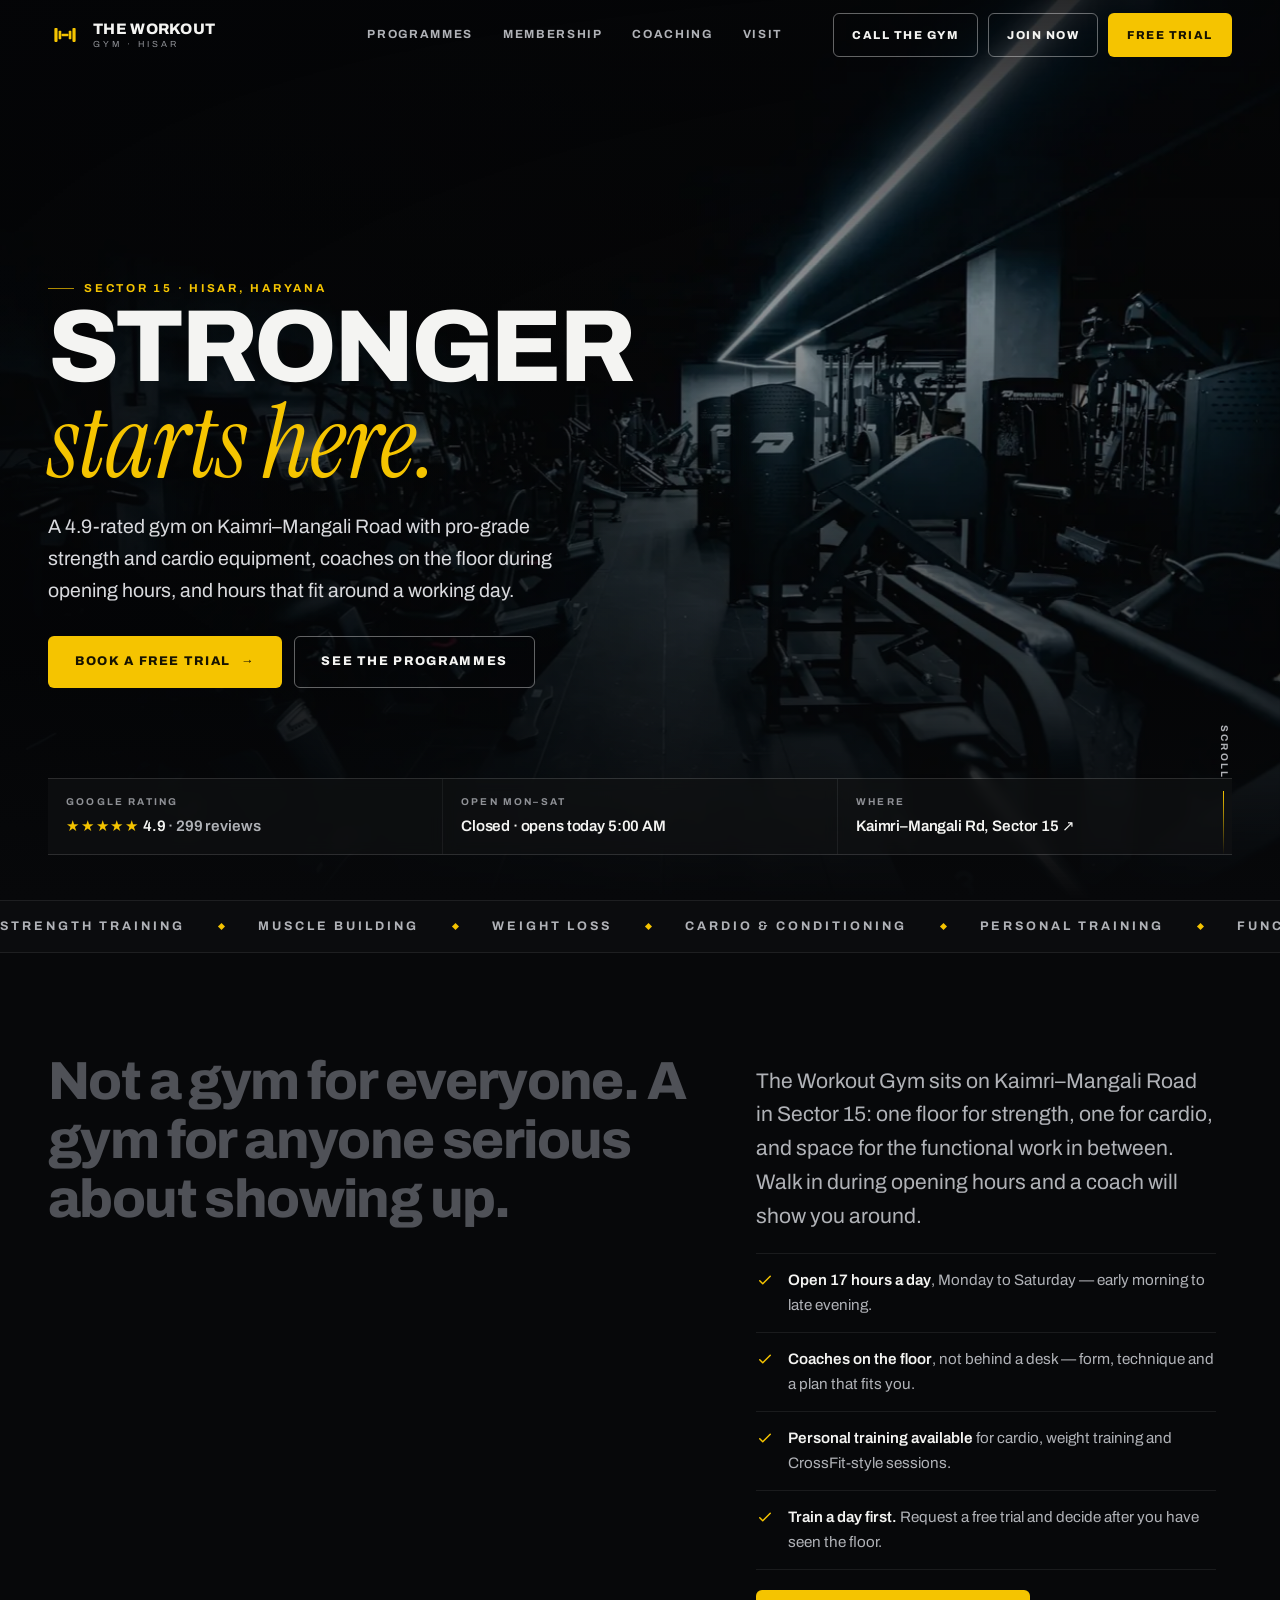
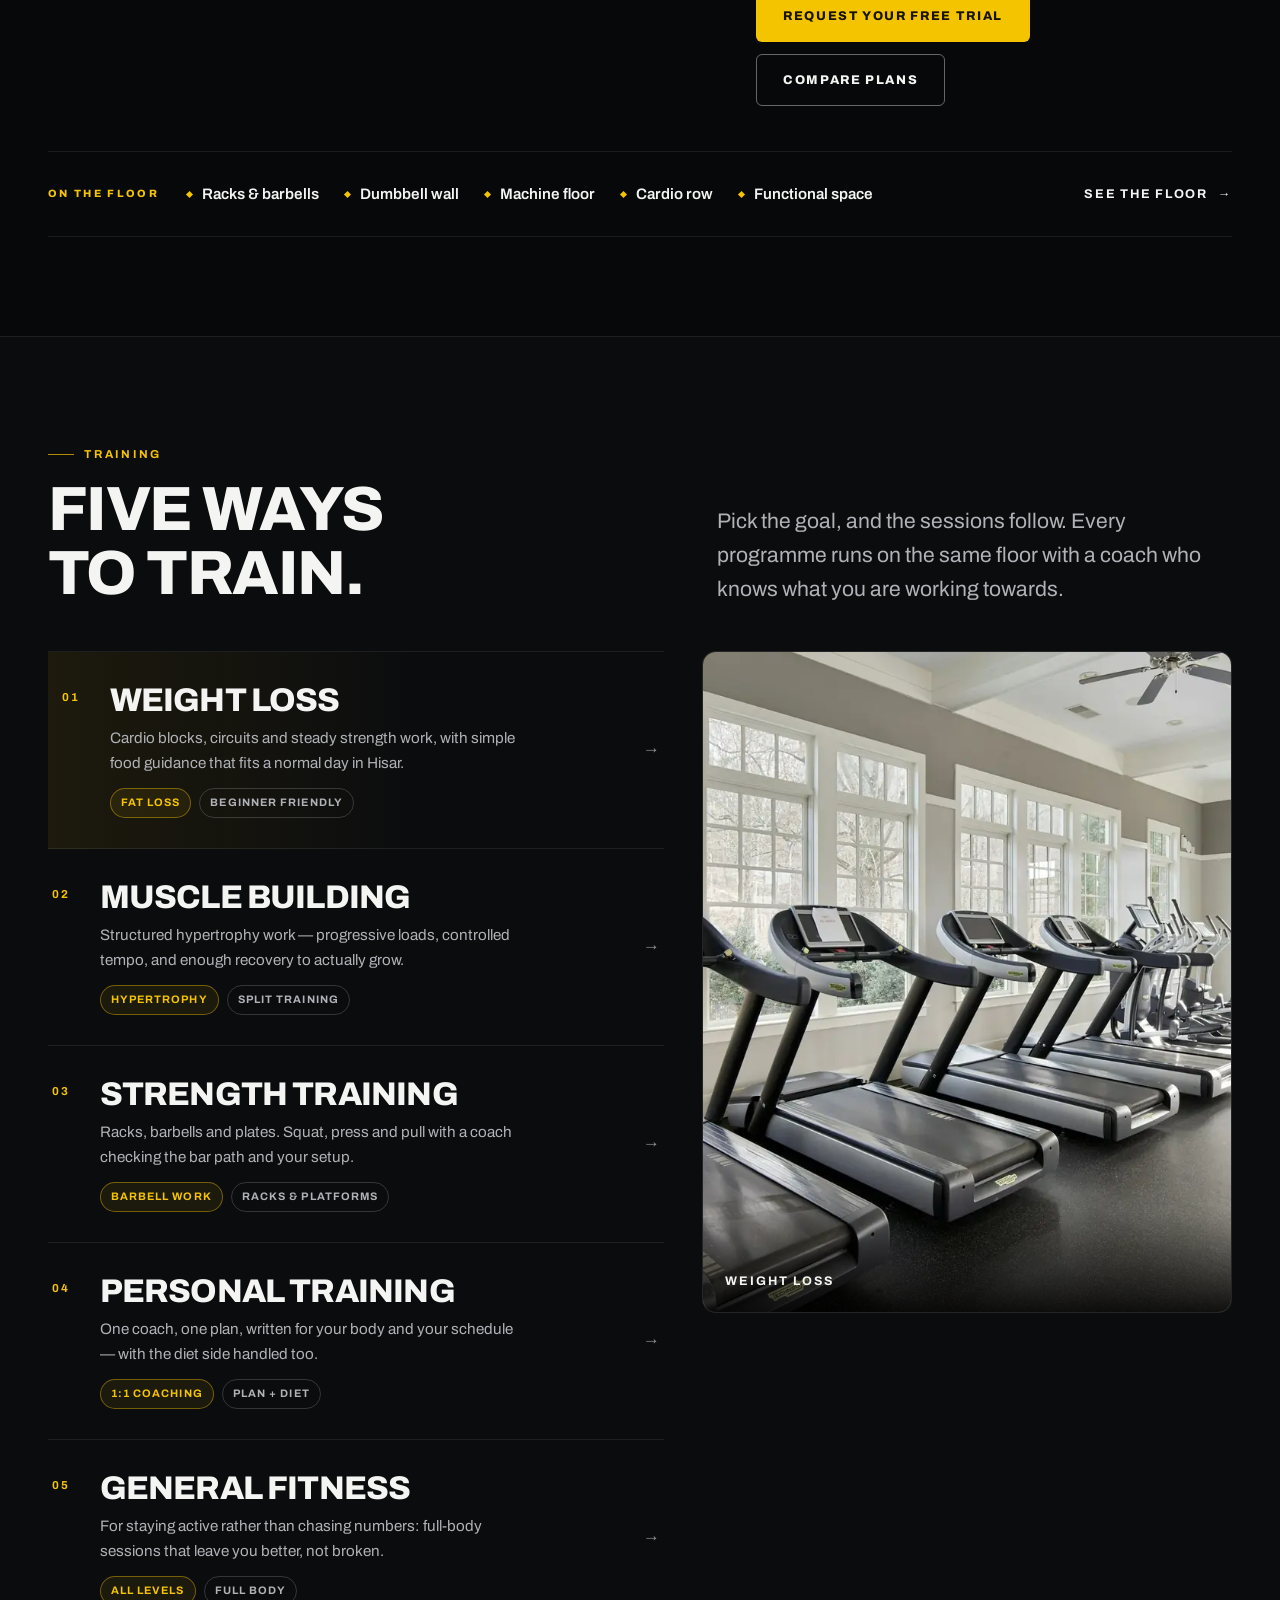
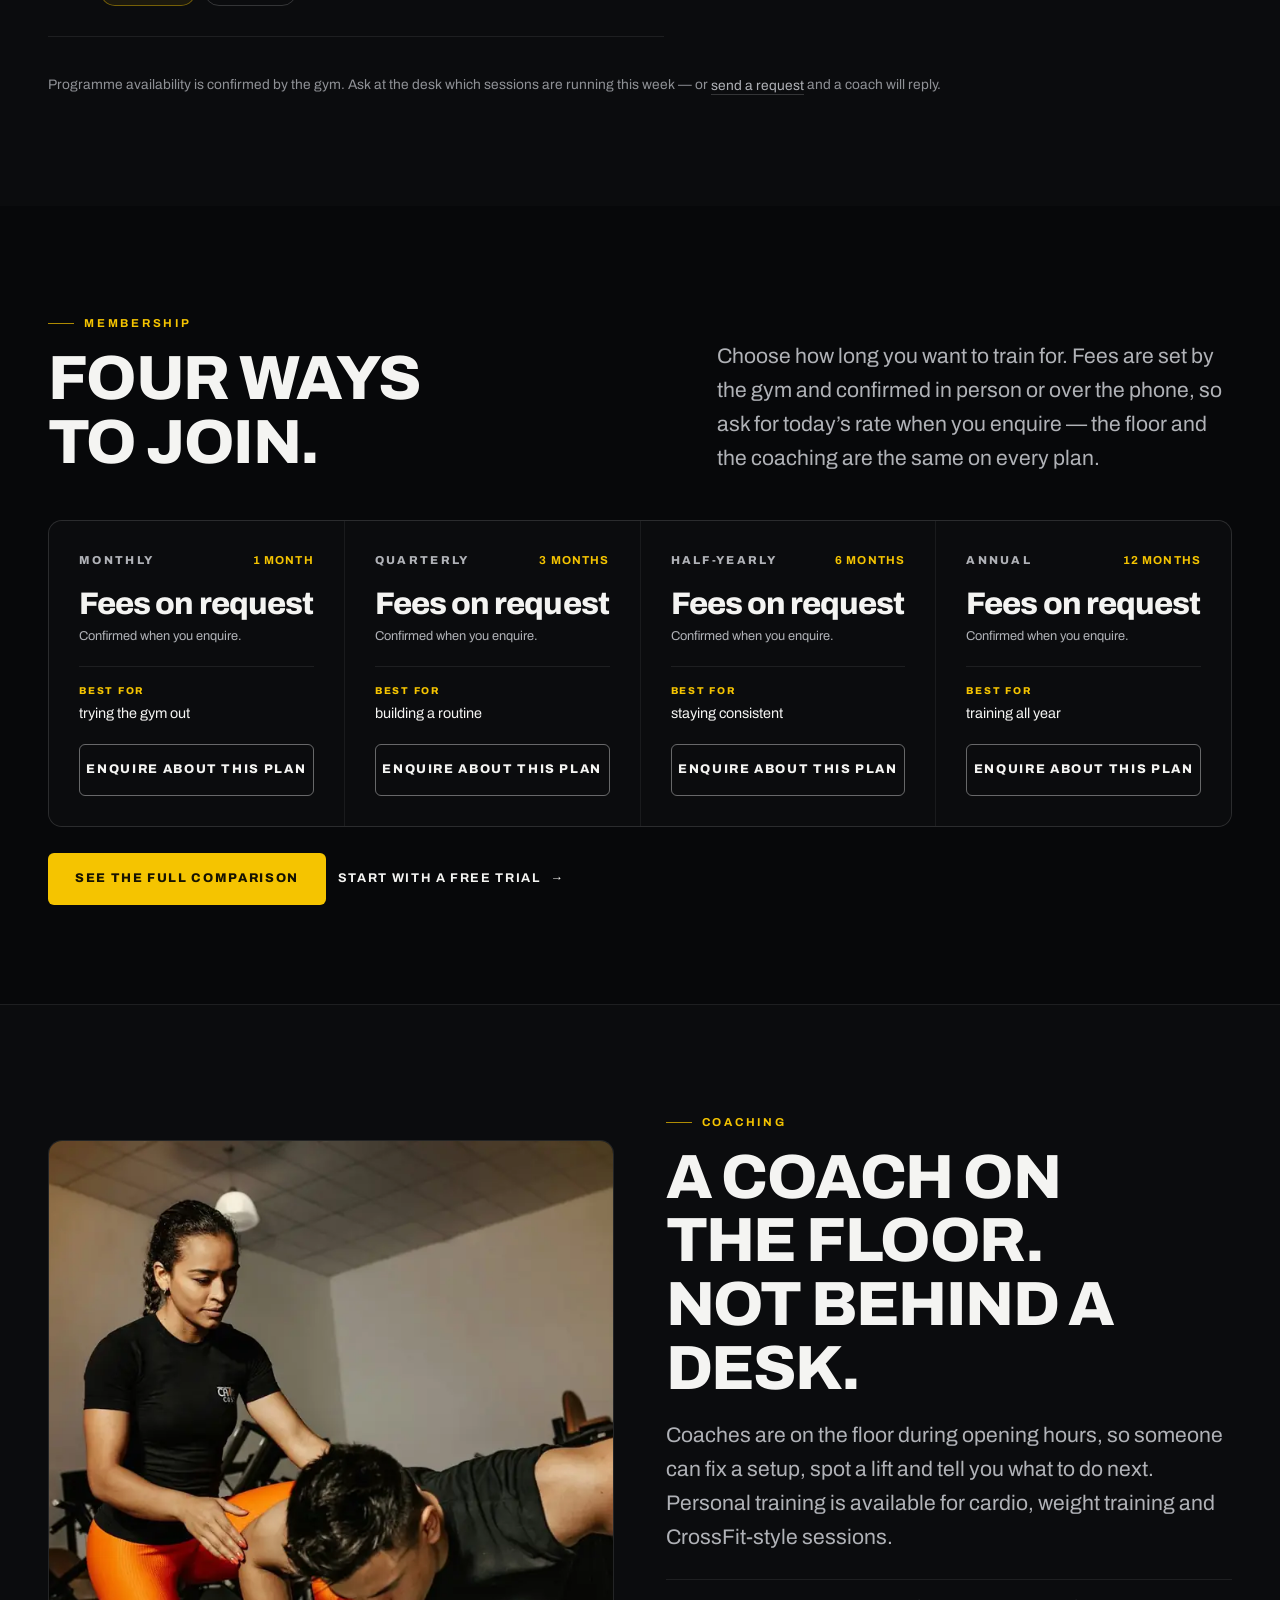
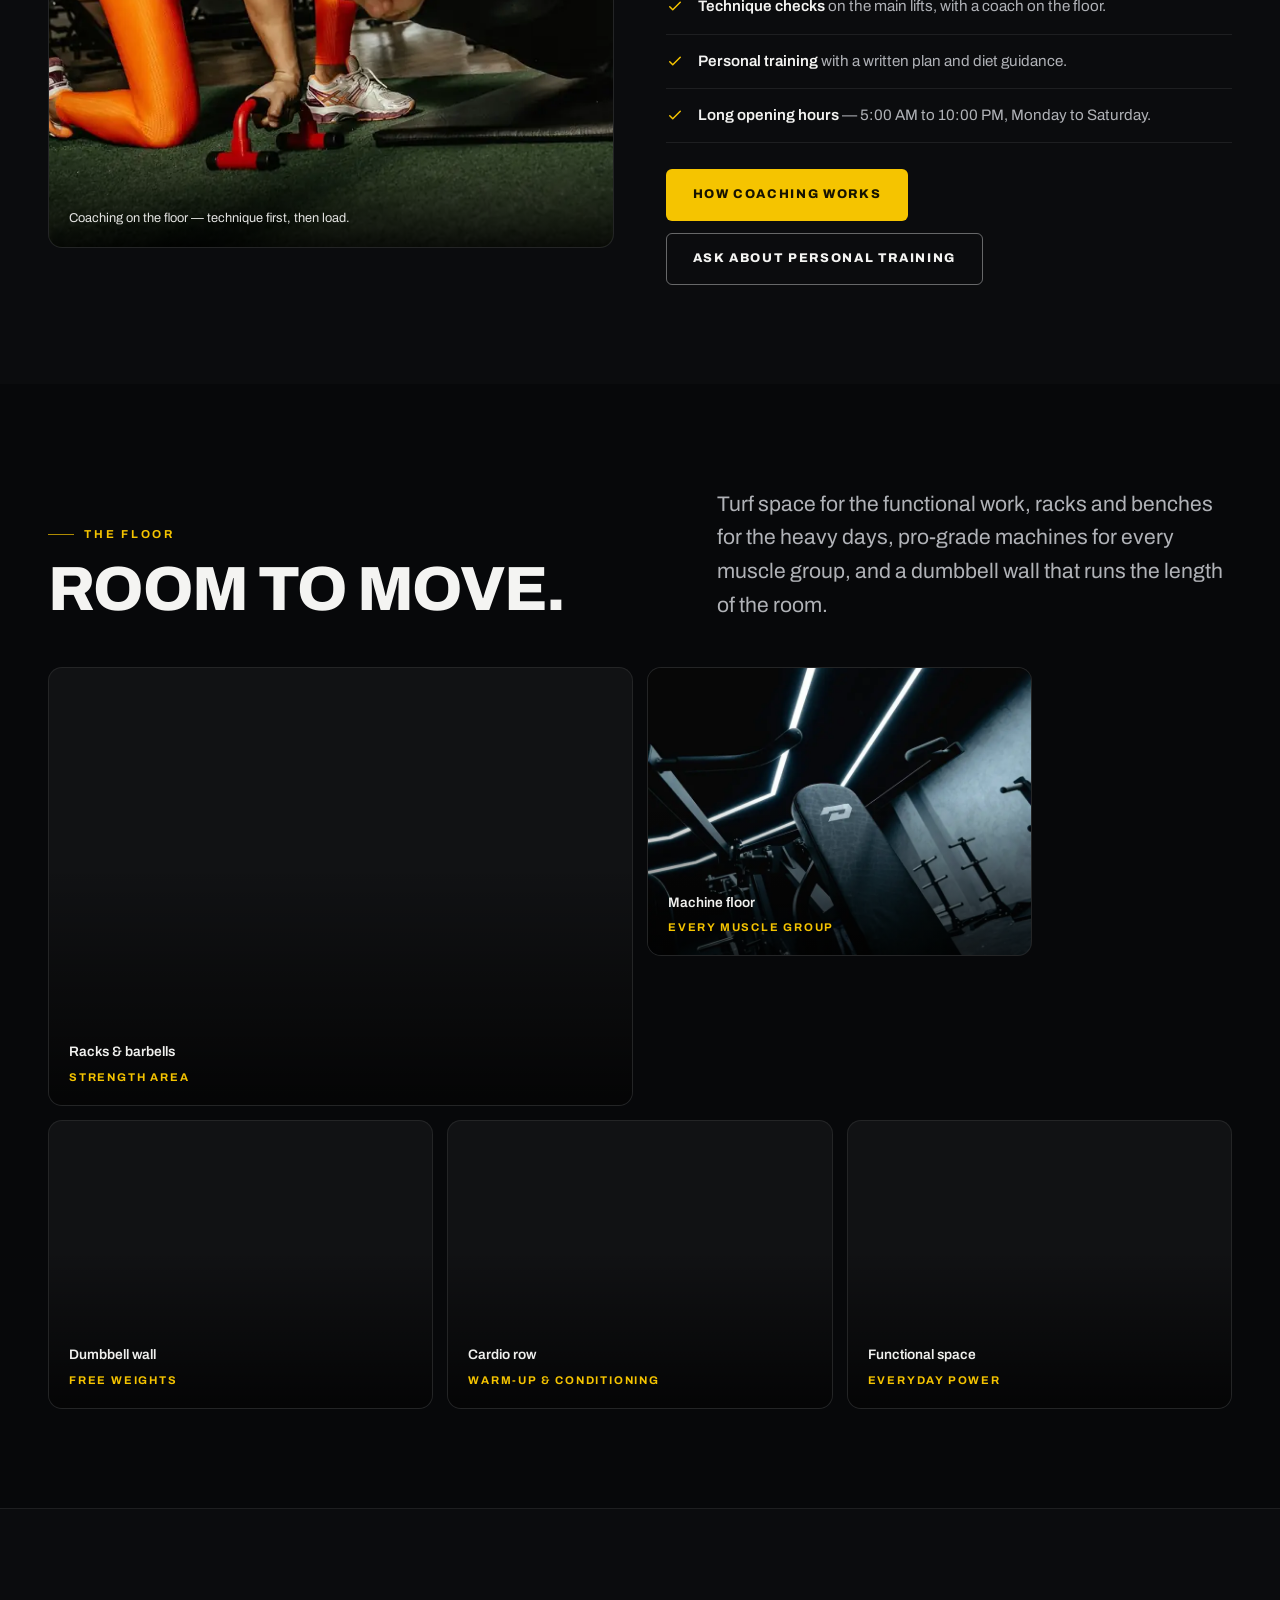
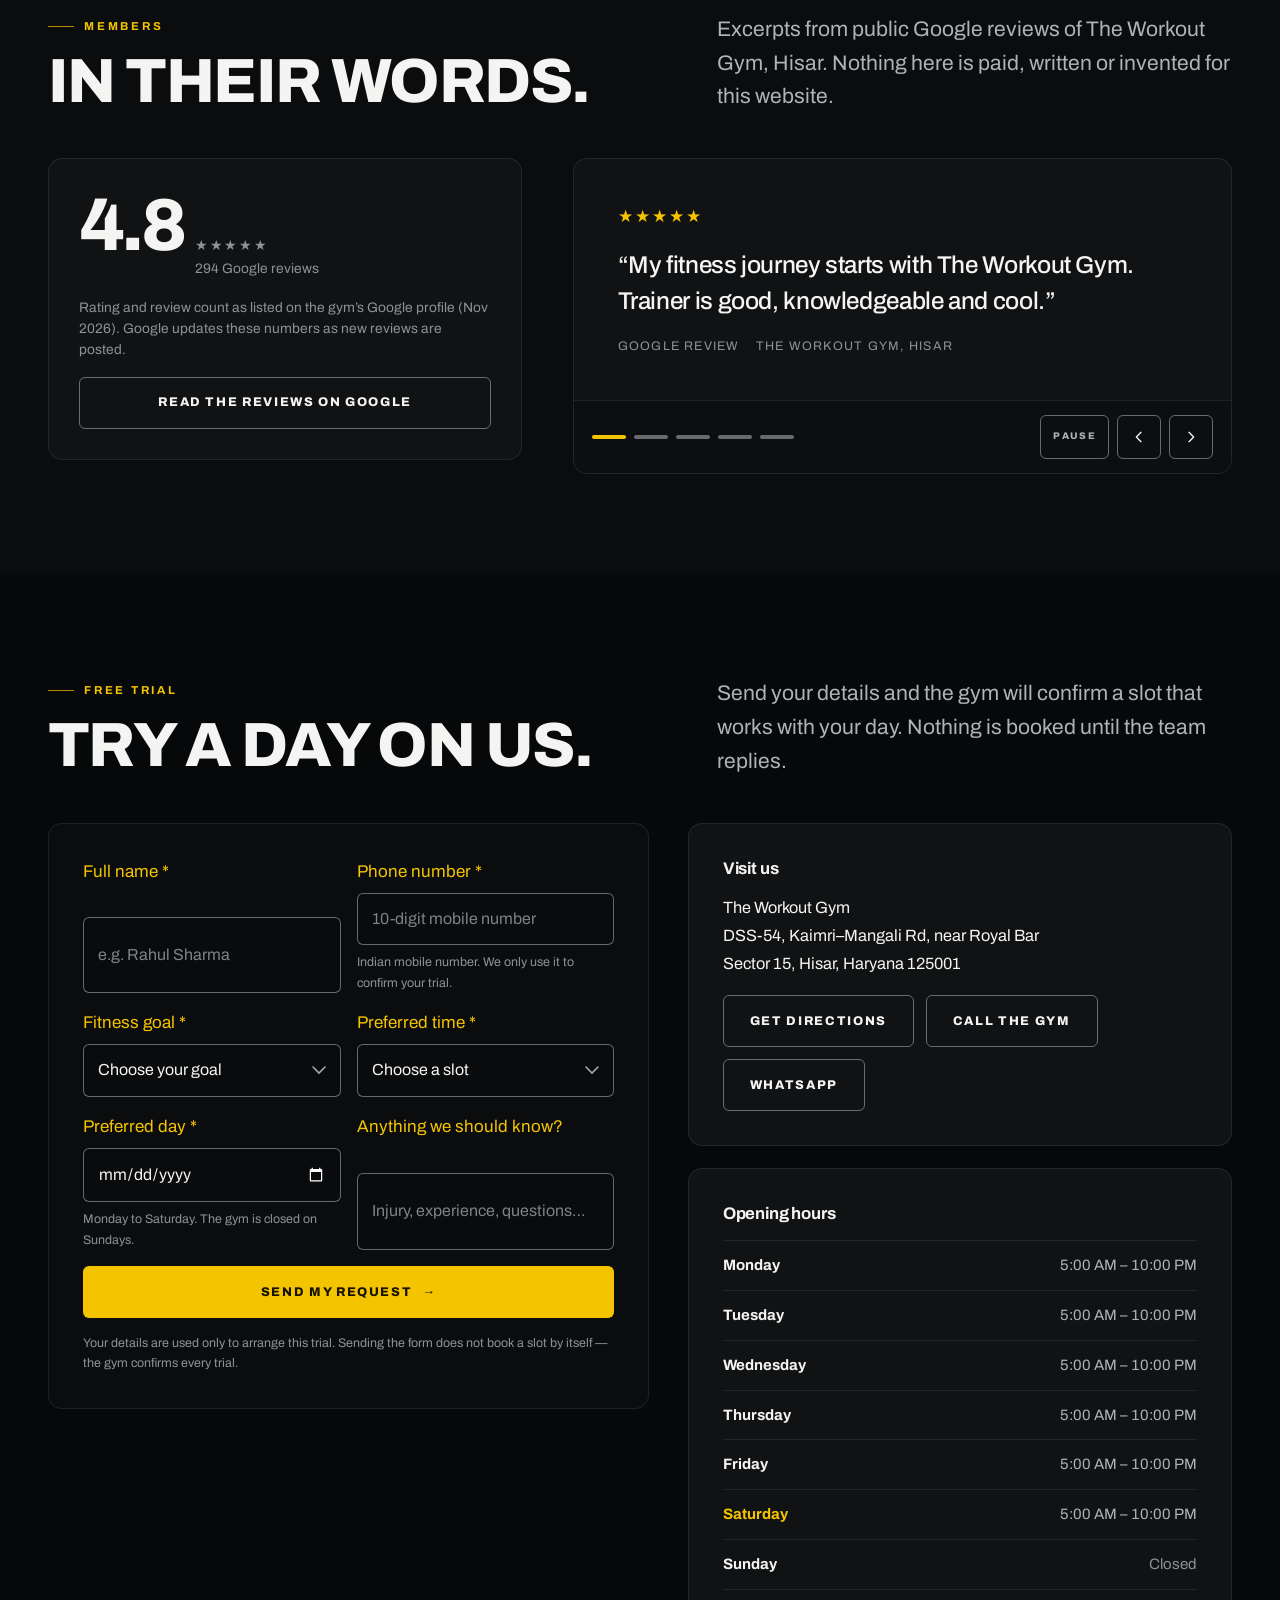
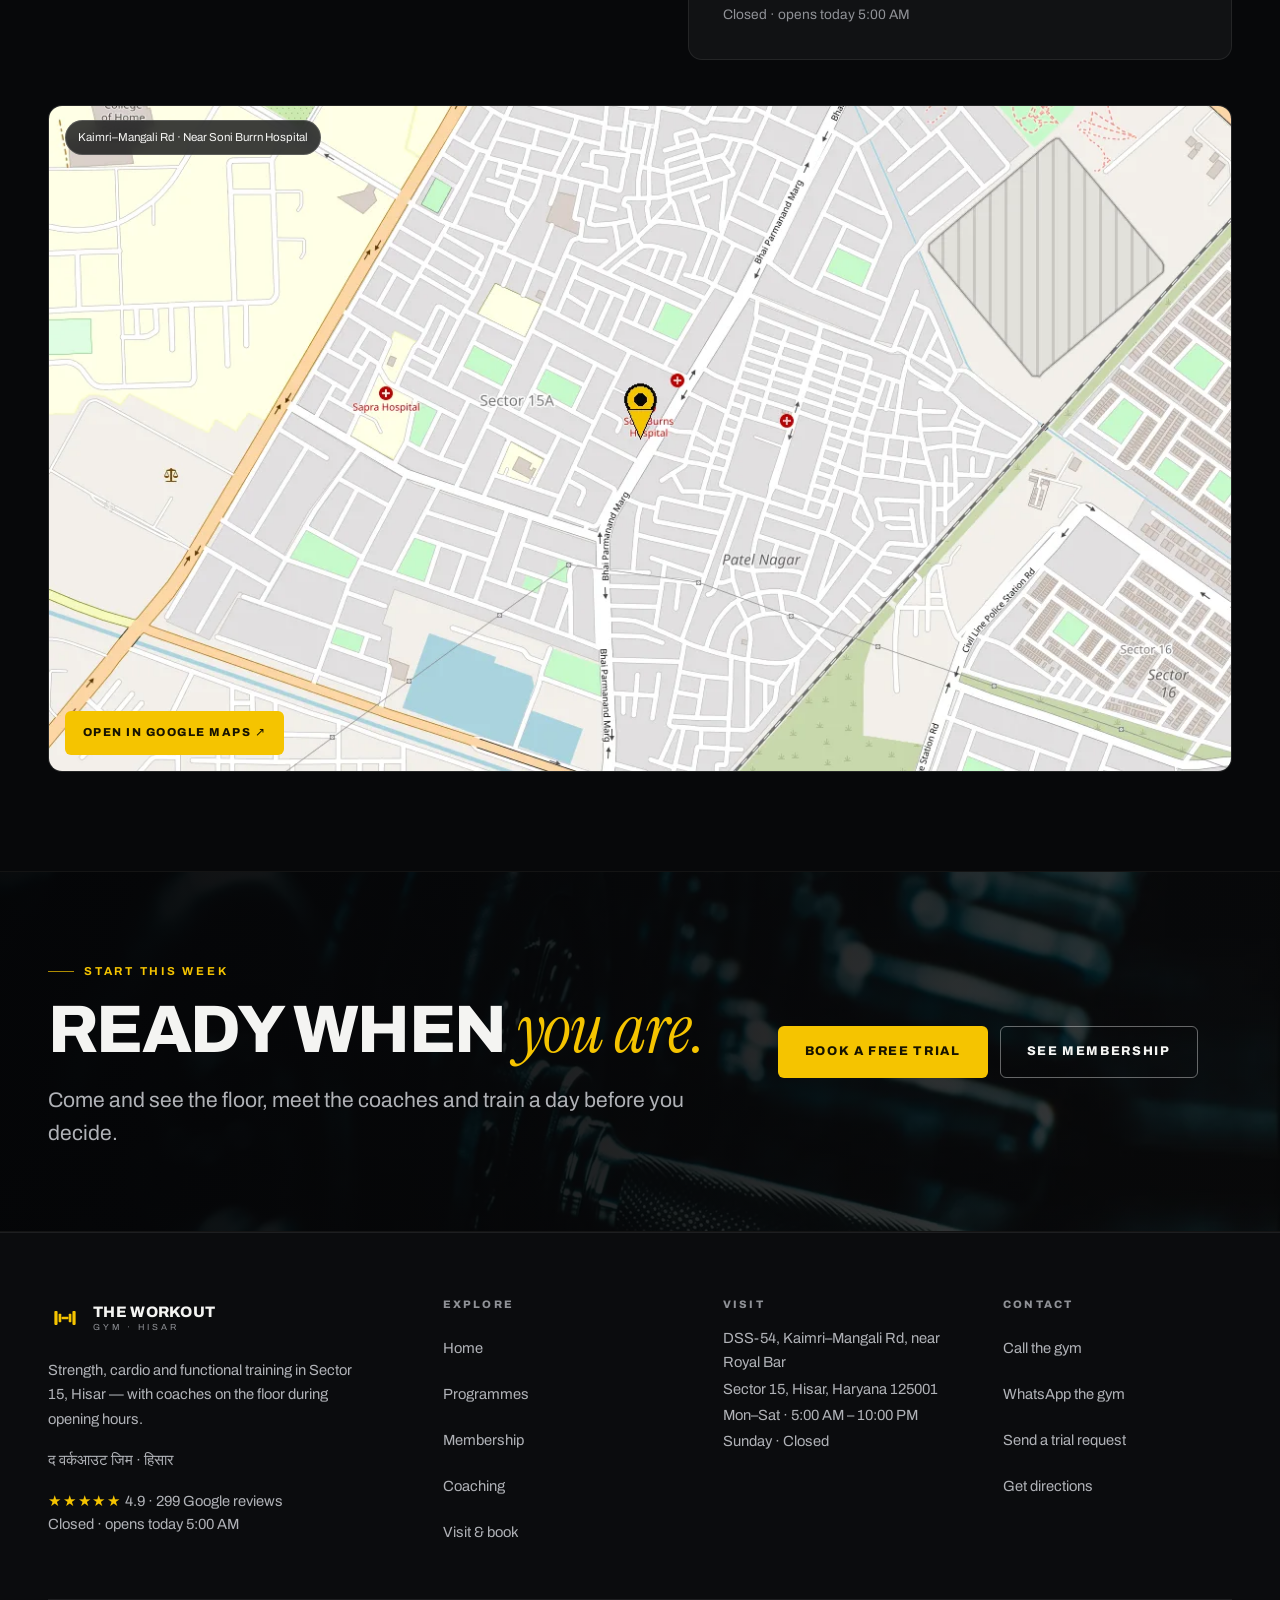
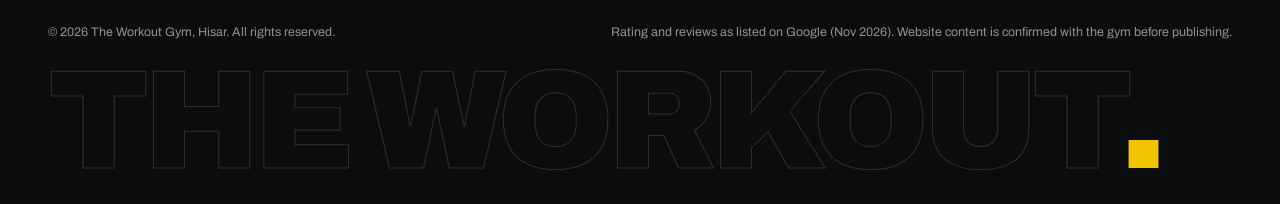
<file: index.html>
<!doctype html>
<html lang="en-IN">
  <head>
    <meta charset="utf-8" />
    <meta name="viewport" content="width=device-width, initial-scale=1" />
    <script>
      /* Scripted, but content must never depend on a script that fails to
         arrive: if site.js has not booted in 1.5 s, reveal every section. */
      document.documentElement.classList.add("js");
      window.setTimeout(function () {
        if (!window.__lfRevealReady) {
          document.documentElement.classList.add("reveal-fallback");
        }
      }, 1500);
    </script>
    <title>The Workout Gym, Hisar | Gym in Sector 15 · Free Trial</title>
    <!-- EDIT: keep under ~155 characters, mention the locality and the free trial. -->
    <meta
      name="description"
      content="The Workout Gym, Sector 15, Hisar — strength, cardio and functional training with coaches on the floor. Open Mon–Sat 5:00 AM–10:00 PM. Book a free trial."
    />
    <meta name="theme-color" content="#07080a" />
    <meta name="robots" content="index,follow" />
    <meta name="author" content="The Workout Gym, Hisar" />
    <meta name="geo.region" content="IN-HR" />
    <meta name="geo.placename" content="Sector 15, Hisar, Haryana" />
    <meta name="geo.position" content="29.134891;75.720263" />
    <meta name="ICBM" content="29.134891, 75.720263" />

    <!-- Open Graph / social. NOTE: og:url and canonical are added by
         tools/set-domain.mjs once the live domain is known. -->
    <meta property="og:type" content="website" />
    <meta property="og:site_name" content="The Workout Gym, Hisar" />
    <meta property="og:title" content="The Workout Gym, Hisar — Stronger starts here." />
    <meta
      property="og:description"
      content="A 4.9-rated gym in Sector 15, Hisar. Strength, cardio and functional training with coaches on the floor. Open Mon–Sat, 5:00 AM–10:00 PM. Book a free trial."
    />
    <meta property="og:image" content="og-image.jpg" />
    <meta property="og:image:width" content="1200" />
    <meta property="og:image:height" content="630" />
    <meta property="og:image:alt" content="A dark, premium gym floor at The Workout Gym, Hisar" />
    <meta property="og:locale" content="en_IN" />
    <meta name="twitter:card" content="summary_large_image" />
    <meta name="twitter:title" content="The Workout Gym, Hisar — Stronger starts here." />
    <meta
      name="twitter:description"
      content="Strength, cardio and functional training in Sector 15, Hisar. Coaches on the floor, open Mon–Sat 5:00 AM–10:00 PM. Book a free trial."
    />
    <meta name="twitter:image" content="og-image.jpg" />

    <link rel="icon" href="favicon.svg" type="image/svg+xml" />
    <link rel="icon" href="favicon-32.png" sizes="32x32" type="image/png" />
    <link rel="apple-touch-icon" href="apple-touch-icon.png" />
    <link rel="manifest" href="site.webmanifest" />

    <link rel="preload" href="assets/fonts/archivo-latin.woff2" as="font" type="font/woff2" crossorigin />
    <link
      rel="preload"
      as="image"
      href="assets/img/lf_hero-1300.webp"
      imagesrcset="assets/img/lf_hero-800.webp 800w, assets/img/lf_hero-1300.webp 1300w, assets/img/lf_hero-1800.webp 1800w"
      imagesizes="100vw"
    />
    <link rel="stylesheet" href="assets/css/main.css" />

    <script type="application/ld+json">
      {
        "@context": "https://schema.org",
        "@graph": [
          {
            "@type": ["HealthClub", "ExerciseGym"],
            "@id": "#gym",
            "name": "The Workout Gym",
            "alternateName": "The Workout Gym, Hisar",
            "description": "Gym in Sector 15, Hisar offering strength training, cardio, functional training and personal training, with coaches on the floor during opening hours.",
            "image": "og-image.jpg",
            "logo": "icon-512.png",
            "address": {
              "@type": "PostalAddress",
              "streetAddress": "DSS-54, Kaimri–Mangali Rd, near Royal Bar",
              "addressLocality": "Sector 15, Hisar",
              "addressRegion": "Haryana",
              "postalCode": "125001",
              "addressCountry": "IN"
            },
            "geo": { "@type": "GeoCoordinates", "latitude": 29.134891, "longitude": 75.720263 },
            "hasMap": "https://www.google.com/maps/search/?api=1&query=The%20Workout%20Gym%2C%20Kaimri-Mangali%20Rd%2C%20Sector%2015%2C%20Hisar%2C%20Haryana%20125001",
            "areaServed": { "@type": "City", "name": "Hisar" },
            "openingHoursSpecification": [
              {
                "@type": "OpeningHoursSpecification",
                "dayOfWeek": ["Monday", "Tuesday", "Wednesday", "Thursday", "Friday", "Saturday"],
                "opens": "05:00",
                "closes": "22:00"
              }
            ]
          },
          {
            "@type": "WebSite",
            "@id": "#website",
            "name": "The Workout Gym, Hisar",
            "inLanguage": "en-IN",
            "about": { "@id": "#gym" }
          }
        ]
      }
    </script>
  </head>

  <body>
    <a class="skip-link" href="#main">Skip to content</a>
    <div class="progress" aria-hidden="true"><i data-progress></i></div>

    <noscript>
          <nav class="nojs-nav" aria-label="Pages">
            <div class="container nojs-nav__inner">
              <a href="index.html">Home</a>
              <a href="programmes.html">Programmes</a>
              <a href="membership.html">Membership</a>
              <a href="coaching.html">Coaching</a>
              <a href="contact.html">Visit &amp; book</a>
              <a class="nojs-nav__cta" href="#book">Book a free trial</a>
            </div>
          </nav>
    </noscript>

    <!-- ============================================================ header -->
    <header class="site-header" data-header>
      <div class="container site-header__inner">
        <a class="logo" href="index.html" aria-label="The Workout Gym, Hisar — home">
          <svg class="logo__mark" viewBox="0 0 64 64" aria-hidden="true" focusable="false">
            <rect x="12" y="19" width="6" height="26" rx="1.5" fill="currentColor" />
            <rect x="20" y="24" width="5" height="16" rx="1.2" fill="currentColor" />
            <rect x="25.5" y="29.5" width="13" height="5" rx="1.5" fill="currentColor" />
            <rect x="39" y="24" width="5" height="16" rx="1.2" fill="currentColor" />
            <rect x="46" y="19" width="6" height="26" rx="1.5" fill="currentColor" />
          </svg>
          <span class="logo__type">
            <span class="logo__name">The Workout</span>
            <span class="logo__sub">Gym · Hisar</span>
          </span>
        </a>

        <nav class="nav" aria-label="Main navigation">
          <ul class="nav__list">
            <li><a class="nav__link" href="programmes.html">Programmes</a></li>
            <li><a class="nav__link" href="membership.html">Membership</a></li>
            <li><a class="nav__link" href="coaching.html">Coaching</a></li>
            <li><a class="nav__link" href="contact.html">Visit</a></li>
          </ul>
        </nav>

        <div class="site-header__actions">
          <a class="btn btn--outline btn--sm" data-contact="call" hidden href="#">Call the gym</a>
          <a class="btn btn--outline btn--sm" href="membership.html#plans">Join now</a>
          <a class="btn btn--gold btn--sm" href="#book">Free trial</a>
        </div>

        <button
          class="nav-toggle"
          type="button"
          data-nav-toggle
          aria-expanded="false"
          aria-controls="drawer"
        >
          <span class="nav-toggle__bars" aria-hidden="true"><i></i><i></i><i></i></span>
          Menu
        </button>
      </div>
    </header>

    <!-- ============================================================ drawer -->
    <div class="drawer" id="drawer" data-drawer>
      <nav class="drawer__list" aria-label="Mobile navigation">
        <a href="index.html" class="drawer__link" aria-current="page" style="--i: 0">Home <small>01</small></a>
        <a href="programmes.html" class="drawer__link" style="--i: 1">Programmes <small>02</small></a>
        <a href="membership.html" class="drawer__link" style="--i: 2">Membership <small>03</small></a>
        <a href="coaching.html" class="drawer__link" style="--i: 3">Coaching <small>04</small></a>
        <a href="contact.html" class="drawer__link" style="--i: 4">Visit &amp; book <small>05</small></a>
      </nav>
      <div class="drawer__foot">
        <a class="btn btn--gold btn--block" href="#book">Book a free trial</a>
        <a class="btn btn--outline btn--block" href="membership.html#plans">Join now</a>
        <a class="btn btn--outline btn--block" data-contact="whatsapp" hidden href="#">WhatsApp the gym</a>
        <p class="drawer__meta">
          <span>Kaimri–Mangali Rd, Sector 15, Hisar</span>
          <span>Mon–Sat 5:00 AM – 10:00 PM · Sunday closed</span>
          <span data-open-status>Open now</span>
        </p>
      </div>
    </div>

    <main id="main">
      <!-- ========================================================== hero -->
      <section class="hero">
        <div class="hero__media" data-hero-media>
          <picture>
            <source
              type="image/webp"
              sizes="100vw"
              srcset="
                assets/img/lf_hero-800.webp   800w,
                assets/img/lf_hero-1300.webp 1300w,
                assets/img/lf_hero-1800.webp 1800w
              "
            />
            <img
              src="assets/img/lf_hero-1300.jpg"
              alt="The The Workout Gym floor in Hisar: dark walls, LED strip lighting and a row of training machines"
              width="1800"
              height="1200"
              fetchpriority="high"
              decoding="async"
            />
          </picture>
        </div>
        <div class="hero__scrim" aria-hidden="true"></div>

        <div class="container hero__inner">
          <div>
            <p class="eyebrow">Sector 15 · Hisar, Haryana</p>
            <h1 class="h1">
              Stronger<br />
              <span class="serif gold">starts here.</span>
            </h1>
            <p class="hero__sub">
              A 4.9-rated gym on Kaimri–Mangali Road with pro-grade strength and cardio
              equipment, coaches on the floor during opening hours, and hours that fit around a
              working day.
            </p>
            <div class="btns">
              <a class="btn btn--gold" href="#book">
                Book a free trial
                <span aria-hidden="true">→</span>
              </a>
              <a class="btn btn--outline" href="programmes.html">See the programmes</a>
            </div>
          </div>

          <dl class="hero__rail">
            <div class="hero__rail-item">
              <dt>Google rating</dt>
              <dd><span class="stars" aria-hidden="true">★★★★★</span> 4.9 <span class="muted">· 299 reviews</span></dd>
            </div>
            <div class="hero__rail-item">
              <dt>Open Mon–Sat</dt>
              <dd data-open-status>5:00 AM – 10:00 PM</dd>
            </div>
            <div class="hero__rail-item">
              <dt>Where</dt>
              <dd>
                <a
                  href="https://www.google.com/maps/search/?api=1&amp;query=The%20Workout%20Gym%2C%20Kaimri-Mangali%20Rd%2C%20Sector%2015%2C%20Hisar%2C%20Haryana%20125001"
                  target="_blank"
                  rel="noopener"
                  >Kaimri–Mangali Rd, Sector 15 ↗</a
                >
              </dd>
            </div>
          </dl>
        </div>
        <p class="hero__scroll" aria-hidden="true">Scroll</p>
      </section>

      <!-- ======================================================== ticker -->
      <div class="ticker" aria-hidden="true">
        <div class="ticker__track">
          <div class="ticker__set" data-ticker-set>
            <span class="ticker__item">Strength training</span>
            <span class="ticker__item">Muscle building</span>
            <span class="ticker__item">Weight loss</span>
            <span class="ticker__item">Cardio &amp; conditioning</span>
            <span class="ticker__item">Personal training</span>
            <span class="ticker__item">Functional training</span>
            <span class="ticker__item">General fitness</span>
          </div>
        </div>
      </div>

      <!-- ===================================================== statement -->
      <section class="section">
        <div class="container statement">
          <p class="statement__text rv" data-statement data-accent="serious">
            Not a gym for everyone. A gym for anyone serious about showing up.
          </p>
          <div class="statement__aside rv" style="--d: 0.1s">
            <p class="lede">
              The Workout Gym sits on Kaimri–Mangali Road in Sector 15: one floor for
              strength, one for cardio, and space for the functional work in between. Walk in
              during opening hours and a coach will show you around.
            </p>
            <ul class="fact-list">
              <li>
                <svg viewBox="0 0 24 24" aria-hidden="true" fill="none" stroke="currentColor" stroke-width="2">
                  <path d="M5 13l4 4L19 7" stroke-linecap="round" stroke-linejoin="round" />
                </svg>
                <span><b>Open 17 hours a day</b>, Monday to Saturday — early morning to late evening.</span>
              </li>
              <li>
                <svg viewBox="0 0 24 24" aria-hidden="true" fill="none" stroke="currentColor" stroke-width="2">
                  <path d="M5 13l4 4L19 7" stroke-linecap="round" stroke-linejoin="round" />
                </svg>
                <span><b>Coaches on the floor</b>, not behind a desk — form, technique and a plan that fits you.</span>
              </li>
              <li>
                <svg viewBox="0 0 24 24" aria-hidden="true" fill="none" stroke="currentColor" stroke-width="2">
                  <path d="M5 13l4 4L19 7" stroke-linecap="round" stroke-linejoin="round" />
                </svg>
                <span><b>Personal training available</b> for cardio, weight training and CrossFit-style sessions.</span>
              </li>
              <li>
                <svg viewBox="0 0 24 24" aria-hidden="true" fill="none" stroke="currentColor" stroke-width="2">
                  <path d="M5 13l4 4L19 7" stroke-linecap="round" stroke-linejoin="round" />
                </svg>
                <span><b>Train a day first.</b> Request a free trial and decide after you have seen the floor.</span>
              </li>
            </ul>
            <div class="btns">
              <a class="btn btn--gold" href="#book">Request your free trial</a>
              <a class="btn btn--outline" href="membership.html">Compare plans</a>
            </div>
          </div>
        </div>

        <div class="container mt-5">
          <div class="zone-strip rv">
            <p class="zone-strip__label">On the floor</p>
            <ul class="zone-strip__list">
              <li>Racks &amp; barbells</li>
              <li>Dumbbell wall</li>
              <li>Machine floor</li>
              <li>Cardio row</li>
              <li>Functional space</li>
            </ul>
            <a class="link-arrow zone-strip__cta" href="#facilities">See the floor <span aria-hidden="true">→</span></a>
          </div>       </div>
      </section>

      <!-- ==================================================== programmes -->
      <section class="section section--surface section--rule" id="programmes">
        <div class="container">
          <div class="section-head section-head--split">
            <div class="rv">
              <p class="eyebrow">Training</p>
              <h2 class="h2 mt-2">Five ways to train.</h2>
            </div>
            <p class="lede rv" style="--d: 0.08s">
              Pick the goal, and the sessions follow. Every programme runs on the same floor with a
              coach who knows what you are working towards.
            </p>
          </div>

          <div class="progs">
            <div class="prog-list" data-prog-list>
              <a class="prog-row rv" data-prog="weight-loss" data-prog-label="Weight loss" href="programmes.html#weight-loss">
                <span class="prog-row__idx">01</span>
                <span class="prog-row__body">
                  <span class="prog-row__title">Weight loss</span>
                  <span class="prog-row__desc">
                    Cardio blocks, circuits and steady strength work, with simple food guidance that
                    fits a normal day in Hisar.
                  </span>
                  <span class="prog-row__meta">
                    <span class="tag tag--gold">Fat loss</span>
                    <span class="tag">Beginner friendly</span>
                  </span>
                  <span class="prog-row__thumb">
                    <img
                      src="assets/img/lf_prog_cardio-800.webp"
                      alt="A row of treadmills at The Workout Gym"
                      width="800"
                      height="533"
                      loading="lazy"
                      decoding="async"
                    />
                  </span>
                </span>
                <span class="prog-row__arrow" aria-hidden="true">→</span>
              </a>

              <a class="prog-row rv" data-prog="muscle-building" data-prog-label="Muscle building" href="programmes.html#muscle-building">
                <span class="prog-row__idx">02</span>
                <span class="prog-row__body">
                  <span class="prog-row__title">Muscle building</span>
                  <span class="prog-row__desc">
                    Structured hypertrophy work — progressive loads, controlled tempo, and enough
                    recovery to actually grow.
                  </span>
                  <span class="prog-row__meta">
                    <span class="tag tag--gold">Hypertrophy</span>
                    <span class="tag">Split training</span>
                  </span>
                  <span class="prog-row__thumb">
                    <img
                      src="assets/img/lf_prog_strength-800.webp"
                      alt="A member training with a barbell"
                      width="800"
                      height="533"
                      loading="lazy"
                      decoding="async"
                    />
                  </span>
                </span>
                <span class="prog-row__arrow" aria-hidden="true">→</span>
              </a>

              <a class="prog-row rv" data-prog="strength" data-prog-label="Strength training" href="programmes.html#strength">
                <span class="prog-row__idx">03</span>
                <span class="prog-row__body">
                  <span class="prog-row__title">Strength training</span>
                  <span class="prog-row__desc">
                    Racks, barbells and plates. Squat, press and pull with a coach checking the bar
                    path and your setup.
                  </span>
                  <span class="prog-row__meta">
                    <span class="tag tag--gold">Barbell work</span>
                    <span class="tag">Racks &amp; platforms</span>
                  </span>
                  <span class="prog-row__thumb">
                    <img
                      src="assets/img/lf_rack-800.webp"
                      alt="Power racks with loaded barbells"
                      width="800"
                      height="533"
                      loading="lazy"
                      decoding="async"
                    />
                  </span>
                </span>
                <span class="prog-row__arrow" aria-hidden="true">→</span>
              </a>

              <a class="prog-row rv" data-prog="personal-training" data-prog-label="Personal training" href="programmes.html#personal-training">
                <span class="prog-row__idx">04</span>
                <span class="prog-row__body">
                  <span class="prog-row__title">Personal training</span>
                  <span class="prog-row__desc">
                    One coach, one plan, written for your body and your schedule — with the diet side
                    handled too.
                  </span>
                  <span class="prog-row__meta">
                    <span class="tag tag--gold">1:1 coaching</span>
                    <span class="tag">Plan + diet</span>
                  </span>
                  <span class="prog-row__thumb">
                    <img
                      src="assets/img/lf_prog_pt-800.webp"
                      alt="A trainer coaching a member through the movement"
                      width="800"
                      height="533"
                      loading="lazy"
                      decoding="async"
                    />
                  </span>
                </span>
                <span class="prog-row__arrow" aria-hidden="true">→</span>
              </a>

              <a class="prog-row rv" data-prog="general-fitness" data-prog-label="General fitness" href="programmes.html#general-fitness">
                <span class="prog-row__idx">05</span>
                <span class="prog-row__body">
                  <span class="prog-row__title">General fitness</span>
                  <span class="prog-row__desc">
                    For staying active rather than chasing numbers: full-body sessions that leave you
                    better, not broken.
                  </span>
                  <span class="prog-row__meta">
                    <span class="tag tag--gold">All levels</span>
                    <span class="tag">Full body</span>
                  </span>
                  <span class="prog-row__thumb">
                    <img
                      src="assets/img/lf_prog_functional-800.webp"
                      alt="Functional training on the gym floor"
                      width="800"
                      height="533"
                      loading="lazy"
                      decoding="async"
                    />
                  </span>
                </span>
                <span class="prog-row__arrow" aria-hidden="true">→</span>
              </a>
            </div>

            <div class="prog-preview" data-prog-preview aria-hidden="true">
              <img class="is-shown" data-slug="weight-loss" src="assets/img/lf_prog_cardio-1300.webp" alt="" width="1300" height="867" loading="lazy" decoding="async" />
              <img data-slug="muscle-building" src="assets/img/lf_prog_strength-1300.webp" alt="" width="1300" height="867" loading="lazy" decoding="async" />
              <img data-slug="strength" src="assets/img/lf_rack-1300.webp" alt="" width="1300" height="867" loading="lazy" decoding="async" />
              <img data-slug="personal-training" src="assets/img/lf_prog_pt-1300.webp" alt="" width="1300" height="867" loading="lazy" decoding="async" />
              <img data-slug="general-fitness" src="assets/img/lf_prog_functional-1300.webp" alt="" width="1300" height="867" loading="lazy" decoding="async" />
              <p class="prog-preview__caption" data-prog-caption>Weight loss</p>
            </div>
          </div>

          <p class="small rv mt-4">
            Programme availability is confirmed by the gym. Ask at the desk which sessions are running
            this week — or
            <a class="link-plain" href="#book">send a request</a> and a coach will reply.
          </p>
        </div>
      </section>

      <!-- ==================================================== membership -->
      <section class="section" id="membership">
        <div class="container">
          <div class="section-head section-head--split">
            <div class="rv">
              <p class="eyebrow">Membership</p>
              <h2 class="h2 mt-2">Four ways to join.</h2>
            </div>
            <p class="lede rv" style="--d: 0.08s">
              Choose how long you want to train for. Fees are set by the gym and confirmed in person
              or over the phone, so ask for today’s rate when you enquire — the floor and the coaching
              are the same on every plan.
            </p>
          </div>

          <div class="plans">
            <article class="plan rv">
              <div class="plan__top">
                <span class="plan__name">Monthly</span>
                <span class="plan__period">1 month</span>
              </div>
              <p class="plan__price">
                <!-- EDIT: replace “Fees on request” with the gym's confirmed monthly fee. -->
                <b>Fees on request</b>
                <span>Confirmed when you enquire.</span>
              </p>
              <p class="plan__for"><span>Best for</span>trying the gym out</p>
              <div class="plan__foot">
                <a class="btn btn--outline btn--block" href="#book" data-prefill-plan="monthly">Enquire about this plan</a>
              </div>
            </article>

            <article class="plan rv" style="--d: 0.06s">
              <div class="plan__top">
                <span class="plan__name">Quarterly</span>
                <span class="plan__period">3 months</span>
              </div>
              <p class="plan__price">
                <!-- EDIT: replace “Fees on request” with the gym’s confirmed fee for the quarterly plan. -->
                <b>Fees on request</b>
                <span>Confirmed when you enquire.</span>
              </p>
              <p class="plan__for"><span>Best for</span>building a routine</p>
              <div class="plan__foot">
                <a class="btn btn--outline btn--block" href="#book" data-prefill-plan="quarterly">Enquire about this plan</a>
              </div>
            </article>

            <article class="plan rv" style="--d: 0.12s">
              <div class="plan__top">
                <span class="plan__name">Half-yearly</span>
                <span class="plan__period">6 months</span>
              </div>
              <p class="plan__price">
                <!-- EDIT: replace “Fees on request” with the gym’s confirmed fee for the half-yearly plan. -->
                <b>Fees on request</b>
                <span>Confirmed when you enquire.</span>
              </p>
              <p class="plan__for"><span>Best for</span>staying consistent</p>
              <div class="plan__foot">
                <a class="btn btn--outline btn--block" href="#book" data-prefill-plan="half-yearly">Enquire about this plan</a>
              </div>
            </article>

            <article class="plan rv" style="--d: 0.18s">
              <div class="plan__top">
                <span class="plan__name">Annual</span>
                <span class="plan__period">12 months</span>
              </div>
              <p class="plan__price">
                <!-- EDIT: replace “Fees on request” with the gym’s confirmed fee for the annual plan. -->
                <b>Fees on request</b>
                <span>Confirmed when you enquire.</span>
              </p>
              <p class="plan__for"><span>Best for</span>training all year</p>
              <div class="plan__foot">
                <a class="btn btn--outline btn--block" href="#book" data-prefill-plan="annual">Enquire about this plan</a>
              </div>
            </article>
          </div>

          <div class="btns rv mt-4">
            <a class="btn btn--gold" href="membership.html">See the full comparison</a>
            <a class="link-arrow" href="#book">
              Start with a free trial <span aria-hidden="true">→</span>
            </a>
          </div>
        </div>
      </section>

      <!-- ====================================================== coaching -->
      <section class="section section--surface section--rule">
        <div class="container split">
          <figure class="media-frame media-frame--portrait rv">
            <img
              src="assets/img/lf_prog_pt-1300.webp"
              alt="A The Workout Gym coach guiding a member through an exercise"
              width="1300"
              height="867"
              loading="lazy"
              decoding="async"
            />
            <figcaption>Coaching on the floor — technique first, then load.</figcaption>
          </figure>
          <div class="rv" style="--d: 0.08s">
            <p class="eyebrow">Coaching</p>
            <h2 class="h2 mt-2">A coach on the floor.<br />Not behind a desk.</h2>
            <p class="lede mt-3">
              Coaches are on the floor during opening hours, so someone can fix a setup, spot a lift
              and tell you what to do next. Personal training is available for cardio, weight
              training and CrossFit-style sessions.
            </p>
            <ul class="fact-list mt-4">
              <li>
                <svg viewBox="0 0 24 24" aria-hidden="true" fill="none" stroke="currentColor" stroke-width="2"><path d="M5 13l4 4L19 7" stroke-linecap="round" stroke-linejoin="round"/></svg>
                <span><b>Technique checks</b> on the main lifts, with a coach on the floor.</span>
              </li>
              <li>
                <svg viewBox="0 0 24 24" aria-hidden="true" fill="none" stroke="currentColor" stroke-width="2"><path d="M5 13l4 4L19 7" stroke-linecap="round" stroke-linejoin="round"/></svg>
                <span><b>Personal training</b> with a written plan and diet guidance.</span>
              </li>
              <li>
                <svg viewBox="0 0 24 24" aria-hidden="true" fill="none" stroke="currentColor" stroke-width="2"><path d="M5 13l4 4L19 7" stroke-linecap="round" stroke-linejoin="round"/></svg>
                <span><b>Long opening hours</b> — 5:00 AM to 10:00 PM, Monday to Saturday.</span>
              </li>
            </ul>
            <div class="btns mt-4">
              <a class="btn btn--gold" href="coaching.html">How coaching works</a>
              <a class="btn btn--outline" href="#book" data-prefill-goal="Personal training">Ask about personal training</a>
            </div>
          </div>
        </div>
      </section>

      <!-- ==================================================== facilities -->
      <section class="section" id="facilities">
        <div class="container">
          <div class="section-head section-head--split">
            <div class="rv">
              <p class="eyebrow">The floor</p>
              <h2 class="h2 mt-2">Room to move.</h2>
            </div>
            <p class="lede rv" style="--d: 0.08s">
              Turf space for the functional work, racks and benches for the heavy days, pro-grade
              machines for every muscle group, and a dumbbell wall that runs the length of the room.
            </p>
          </div>

          <div class="gal">
            <button class="gal__item gal__item--half rv" type="button"
              data-lightbox-item data-full="assets/img/lf_rack-1800.webp"
              data-caption="Racks, barbells and plates — built for heavy days" aria-label="View larger photo: Racks, barbells and plates — built for heavy days">
              <span class="gal__zoom" aria-hidden="true">
                <svg width="15" height="15" viewBox="0 0 24 24" fill="none" stroke="currentColor" stroke-width="2"><circle cx="11" cy="11" r="7"/><path d="M20 20l-3.5-3.5" stroke-linecap="round"/></svg>
              </span>
              <picture>
                <source type="image/webp" sizes="(min-width: 860px) 62vw, 100vw" srcset="assets/img/lf_rack-800.webp 800w, assets/img/lf_rack-1300.webp 1300w, assets/img/lf_rack-1800.webp 1800w" />
                <img src="assets/img/lf_rack-1300.jpg" alt="Power racks with loaded barbells at The Workout Gym, Hisar" width="1800" height="1200" loading="lazy" decoding="async" />
              </picture>
              <span class="gal__caption">Racks &amp; barbells<small>Strength area</small></span>
            </button>

            <button class="gal__item gal__item--third rv" type="button"
              data-lightbox-item data-full="assets/img/lf_floor-1800.webp"
              data-caption="Pro-grade machines across the main floor" aria-label="View larger photo: Pro-grade machines across the main floor">
              <span class="gal__zoom" aria-hidden="true">
                <svg width="15" height="15" viewBox="0 0 24 24" fill="none" stroke="currentColor" stroke-width="2"><circle cx="11" cy="11" r="7"/><path d="M20 20l-3.5-3.5" stroke-linecap="round"/></svg>
              </span>
              <picture>
                <source type="image/webp" sizes="(min-width: 860px) 33vw, 100vw" srcset="assets/img/lf_floor-800.webp 800w, assets/img/lf_floor-1300.webp 1300w, assets/img/lf_floor-1800.webp 1800w" />
                <img src="assets/img/lf_floor-1300.jpg" alt="Gym machines in a dark room lined with LED strips" width="1200" height="1800" loading="lazy" decoding="async" />
              </picture>
              <span class="gal__caption">Machine floor<small>Every muscle group</small></span>
            </button>

            <button class="gal__item gal__item--third rv" type="button"
              data-lightbox-item data-full="assets/img/lf_dumbbells-1800.webp"
              data-caption="A full dumbbell wall" aria-label="View larger photo: A full dumbbell wall">
              <span class="gal__zoom" aria-hidden="true">
                <svg width="15" height="15" viewBox="0 0 24 24" fill="none" stroke="currentColor" stroke-width="2"><circle cx="11" cy="11" r="7"/><path d="M20 20l-3.5-3.5" stroke-linecap="round"/></svg>
              </span>
              <picture>
                <source type="image/webp" sizes="(min-width: 860px) 33vw, 100vw" srcset="assets/img/lf_dumbbells-800.webp 800w, assets/img/lf_dumbbells-1300.webp 1300w, assets/img/lf_dumbbells-1800.webp 1800w" />
                <img src="assets/img/lf_dumbbells-1300.jpg" alt="A long row of dumbbells on a rack" width="1800" height="1165" loading="lazy" decoding="async" />
              </picture>
              <span class="gal__caption">Dumbbell wall<small>Free weights</small></span>
            </button>

            <button class="gal__item gal__item--third rv" type="button"
              data-lightbox-item data-full="assets/img/lf_prog_cardio-1800.webp"
              data-caption="Cardio row for warm-ups and conditioning" aria-label="View larger photo: Cardio row for warm-ups and conditioning">
              <span class="gal__zoom" aria-hidden="true">
                <svg width="15" height="15" viewBox="0 0 24 24" fill="none" stroke="currentColor" stroke-width="2"><circle cx="11" cy="11" r="7"/><path d="M20 20l-3.5-3.5" stroke-linecap="round"/></svg>
              </span>
              <picture>
                <source type="image/webp" sizes="(min-width: 860px) 33vw, 100vw" srcset="assets/img/lf_prog_cardio-800.webp 800w, assets/img/lf_prog_cardio-1300.webp 1300w" />
                <img src="assets/img/lf_prog_cardio-1300.jpg" alt="A row of treadmills at The Workout Gym" width="1800" height="1200" loading="lazy" decoding="async" />
              </picture>
              <span class="gal__caption">Cardio row<small>Warm-up &amp; conditioning</small></span>
            </button>

            <button class="gal__item gal__item--third rv" type="button"
              data-lightbox-item data-full="assets/img/lf_prog_functional-1800.webp"
              data-caption="Space for functional and CrossFit-style sessions" aria-label="View larger photo: Space for functional and CrossFit-style sessions">
              <span class="gal__zoom" aria-hidden="true">
                <svg width="15" height="15" viewBox="0 0 24 24" fill="none" stroke="currentColor" stroke-width="2"><circle cx="11" cy="11" r="7"/><path d="M20 20l-3.5-3.5" stroke-linecap="round"/></svg>
              </span>
              <picture>
                <source type="image/webp" sizes="(min-width: 860px) 33vw, 100vw" srcset="assets/img/lf_prog_functional-800.webp 800w, assets/img/lf_prog_functional-1300.webp 1300w" />
                <img src="assets/img/lf_prog_functional-1300.jpg" alt="A member performing a barbell deadlift on the gym floor" width="1800" height="1200" loading="lazy" decoding="async" />
              </picture>
              <span class="gal__caption">Functional space<small>Everyday power</small></span>
            </button>
          </div>
        </div>
      </section>

      <!-- ======================================================= reviews -->
      <section class="section section--surface section--rule" id="reviews">
        <div class="container">
          <div class="section-head section-head--split">
            <div class="rv">
              <p class="eyebrow">Members</p>
              <h2 class="h2 mt-2">In their words.</h2>
            </div>
            <p class="lede rv" style="--d: 0.08s">
              Excerpts from public Google reviews of The Workout Gym, Hisar. Nothing here is paid,
              written or invented for this website.
            </p>
          </div>

          <div class="reviews">
            <div class="rating-panel rv">
              <div class="rating-panel__score">
                <b class="num" data-count="4.9" data-dec="1">4.9</b>
                <span><span class="stars" aria-hidden="true">★★★★★</span><br /><span data-count="299">299</span> Google reviews</span>
              </div>
              <p class="small">
                Rating and review count as listed on the gym’s Google profile (Nov 2026). Google
                updates these numbers as new reviews are posted.
              </p>
              <a class="btn btn--outline" href="https://www.google.com/maps/search/?api=1&amp;query=The%20Workout%20Gym%2C%20Kaimri-Mangali%20Rd%2C%20Sector%2015%2C%20Hisar%2C%20Haryana%20125001" target="_blank" rel="noopener">
                Read the reviews on Google
              </a>
            </div>

            <div data-slider role="group" aria-roledescription="carousel" aria-label="Member reviews" class="slider rv" style="--d: 0.1s">
              <div class="slider__track" data-slider-track>
                <div class="slider__slide" data-slide role="group" aria-roledescription="slide" aria-label="Review 1 of 5">
                  <p class="stars" aria-hidden="true">★★★★★</p>
                  <p class="slider__quote">
                    “My fitness journey starts with The Workout Gym. Trainer is good, knowledgeable and cool.”
                  </p>
                  <p class="slider__meta"><span>Google review</span><span>The Workout Gym, Hisar</span></p>
                </div>
                <div class="slider__slide" data-slide role="group" aria-roledescription="slide" aria-label="Review 2 of 5">
                  <p class="stars" aria-hidden="true">★★★★★</p>
                  <p class="slider__quote">
                    “Good gym in Sector 15, Hisar. Equipment are working good. Trainer is very nice and knowledgeable.”
                  </p>
                  <p class="slider__meta"><span>Google review</span><span>The Workout Gym, Hisar</span></p>
                </div>
                <div class="slider__slide" data-slide role="group" aria-roledescription="slide" aria-label="Review 3 of 5">
                  <p class="stars" aria-hidden="true">★★★★★</p>
                  <p class="slider__quote">
                    “Best gym in this fee in Hisar. Trainer is good, gives a free diet plan worth ₹2,500.”
                  </p>
                  <p class="slider__meta"><span>Google review</span><span>The Workout Gym, Hisar</span></p>
                </div>
                <div class="slider__slide" data-slide role="group" aria-roledescription="slide" aria-label="Review 4 of 5">
                  <p class="stars" aria-hidden="true">★★★★★</p>
                  <p class="slider__quote">
                    “Best gym for girls. Professional trainer available for females. Best environment.”
                  </p>
                  <p class="slider__meta"><span>Google review</span><span>The Workout Gym, Hisar</span></p>
                </div>
                <div class="slider__slide" data-slide role="group" aria-roledescription="slide" aria-label="Review 5 of 5">
                  <p class="stars" aria-hidden="true">★★★★★</p>
                  <p class="slider__quote">
                    “Good gym with good environment, good trainer, all-time hit. Supplements also available here.”
                  </p>
                  <p class="slider__meta"><span>Google review</span><span>The Workout Gym, Hisar</span></p>
                </div>
              </div>
              <div class="slider__bar">
                <div class="slider__dots" data-slider-dots role="group" aria-label="Choose a review"></div>
                <div class="slider__nav">
                  <button class="slider__pause" type="button" data-slider-pause aria-pressed="false" aria-label="Pause automatic review rotation">Pause</button>
                  <button type="button" data-slider-prev aria-label="Previous review">
                    <svg width="16" height="16" viewBox="0 0 24 24" fill="none" stroke="currentColor" stroke-width="2"><path d="M15 5l-7 7 7 7" stroke-linecap="round" stroke-linejoin="round"/></svg>
                  </button>
                  <button type="button" data-slider-next aria-label="Next review">
                    <svg width="16" height="16" viewBox="0 0 24 24" fill="none" stroke="currentColor" stroke-width="2"><path d="M9 5l7 7-7 7" stroke-linecap="round" stroke-linejoin="round"/></svg>
                  </button>
                </div>
              </div>
            </div>
          </div>
        </div>
      </section>

      <!-- ======================================================== booking -->
      <section class="section" id="book">
        <div class="container">
          <div class="section-head section-head--split">
            <div class="rv">
              <p class="eyebrow">Free trial</p>
              <h2 class="h2 mt-2">Try a day on us.</h2>
            </div>
            <p class="lede rv" style="--d: 0.08s">
              Send your details and the gym will confirm a slot that works with your day. Nothing is
              booked until the team replies.
            </p>
          </div>

          <div class="booking">
            <div class="panel panel--form rv">
              <!-- Trial booking form. Shared across pages; validation lives in site.js. -->
              <form class="form" data-form novalidate>
                <div class="form__row form__row--2">
                  <div class="field">
                    <label for="name">Full name <span class="req" aria-hidden="true">*</span></label>
                    <input id="name" name="name" type="text" autocomplete="name" data-label="Name" required placeholder="e.g. Rahul Sharma" />
                    <p class="field__error" role="alert" hidden></p>
                  </div>
                  <div class="field">
                    <label for="phone">Phone number <span class="req" aria-hidden="true">*</span></label>
                    <input id="phone" name="phone" type="tel" inputmode="tel" autocomplete="tel" data-label="Phone" data-rule="phone" required placeholder="10-digit mobile number" />
                    <p class="field__hint">Indian mobile number. We only use it to confirm your trial.</p>
                    <p class="field__error" role="alert" hidden></p>
                  </div>
                </div>

                <div class="form__row form__row--2">
                  <div class="field">
                    <label for="goal">Fitness goal <span class="req" aria-hidden="true">*</span></label>
                    <select id="goal" name="goal" data-label="Goal" required>
                      <option value="">Choose your goal</option>
                      <option>Weight loss</option>
                      <option>Muscle building</option>
                      <option>Strength training</option>
                      <option>Personal training</option>
                      <option>General fitness</option>
                      <option>Not sure yet</option>
                    </select>
                    <p class="field__error" role="alert" hidden></p>
                  </div>
                  <div class="field">
                    <label for="time">Preferred time <span class="req" aria-hidden="true">*</span></label>
                    <select id="time" name="time" data-label="Preferred time" required>
                      <option value="">Choose a slot</option>
                      <option>Morning · 5:00 – 10:00 AM</option>
                      <option>Midday · 10:00 AM – 4:00 PM</option>
                      <option>Evening · 4:00 – 10:00 PM</option>
                    </select>
                    <p class="field__error" role="alert" hidden></p>
                  </div>
                </div>

                <div class="form__row form__row--2">
                  <div class="field">
                    <label for="date">Preferred day <span class="req" aria-hidden="true">*</span></label>
                    <input id="date" name="date" type="date" data-label="Preferred day" required />
                    <p class="field__hint">Monday to Saturday. The gym is closed on Sundays.</p>
                    <p class="field__error" role="alert" hidden></p>
                  </div>
                  <div class="field">
                    <label for="note">Anything we should know?</label>
                    <input id="note" name="note" type="text" data-label="Note" placeholder="Injury, experience, questions…" />
                    <p class="field__error" role="alert" hidden></p>
                  </div>
                </div>

                <input class="hp" type="text" name="company" tabindex="-1" autocomplete="off" aria-hidden="true" />
                <button class="btn btn--gold" type="submit" data-label="Send my request">
                  <span data-submit-text>Send my request</span>
                  <span aria-hidden="true">→</span>
                </button>
                <p class="form__note">
                  Your details are used only to arrange this trial. Sending the form does not book a
                  slot by itself — the gym confirms every trial.
                </p>
                <p class="form__note" data-form-opened-note hidden>
                  Instant WhatsApp is not connected yet: this site has no gym phone number on file.
                  The form will prepare your request so you can share it with the gym and confirm your
                  slot.
                </p>
                <noscript>
                <p class="form__note">
                  JavaScript is off, so this form cannot prepare a request. The address, hours and
                  map are still on the <a href="contact.html">visit page</a>.
                </p>
              </noscript>
              <div class="status" data-form-status role="status" aria-live="polite" hidden></div>
              </form>
            </div>

            <div class="rv stack-4" style="--d: 0.08s">
              <div class="panel">
                <h3 class="subhead">Visit us</h3>
                <p class="info-value mt-2">
                  The Workout Gym<br />
                  DSS-54, Kaimri–Mangali Rd, near Royal Bar<br />
                  Sector 15, Hisar, Haryana 125001
                </p>
                <div class="btns mt-3">
                  <a class="btn btn--outline" href="https://www.google.com/maps/dir/?api=1&amp;destination=29.134891,75.720263" target="_blank" rel="noopener">Get directions</a>
                  <a class="btn btn--outline" data-contact="call" hidden href="#">Call the gym</a>
                  <a class="btn btn--outline" data-contact="whatsapp" hidden href="#">WhatsApp</a>
                </div>
              </div>

              <div class="panel">
                <h3 class="subhead">Opening hours</h3>
                <div class="hours mt-2">
                  <div class="hours__row" data-hours-row data-day="mon"><b>Monday</b><span>5:00 AM – 10:00 PM <span class="hours__badge" data-today-badge hidden>Today</span></span></div>
                  <div class="hours__row" data-hours-row data-day="tue"><b>Tuesday</b><span>5:00 AM – 10:00 PM</span></div>
                  <div class="hours__row" data-hours-row data-day="wed"><b>Wednesday</b><span>5:00 AM – 10:00 PM</span></div>
                  <div class="hours__row" data-hours-row data-day="thu"><b>Thursday</b><span>5:00 AM – 10:00 PM</span></div>
                  <div class="hours__row" data-hours-row data-day="fri"><b>Friday</b><span>5:00 AM – 10:00 PM</span></div>
                  <div class="hours__row" data-hours-row data-day="sat"><b>Saturday</b><span>5:00 AM – 10:00 PM</span></div>
                  <div class="hours__row is-closed" data-hours-row data-day="sun"><b>Sunday</b><span>Closed</span></div>
                </div>
                <p data-open-status class="small mt-2">Open now</p>
              </div>
            </div>
          </div>

          <a
           
           
            href="https://www.google.com/maps/dir/?api=1&amp;destination=29.134891,75.720263"
            target="_blank"
            rel="noopener"
            aria-label="Open directions to The Workout Gym, Sector 15, Hisar in Google Maps" class="mapbox rv mt-5">
            <picture>
              <source type="image/webp" srcset="assets/img/life_fitness_map-1200.webp" />
              <img src="assets/img/life_fitness_map-1200.jpg" alt="Map of Sector 15, Hisar, showing the location of The Workout Gym on Kaimri–Mangali Road" width="1200" height="700" loading="lazy" decoding="async" />
            </picture>
            <span class="mapbox__pin">Kaimri–Mangali Rd · Near Soni Burrn Hospital</span>
            <span class="mapbox__badge">Open in Google Maps ↗</span>
          </a>
        </div>
      </section>

      <!-- ======================================================= cta band -->
      <section class="cta-band">
        <div class="cta-band__media" aria-hidden="true">
          <picture>
            <source type="image/webp" sizes="100vw" srcset="assets/img/lf_dumbbells-800.webp 800w, assets/img/lf_dumbbells-1300.webp 1300w, assets/img/lf_dumbbells-1800.webp 1800w" />
            <img src="assets/img/lf_dumbbells-1300.jpg" alt="" width="1800" height="1165" loading="lazy" decoding="async" />
          </picture>
        </div>
        <div class="cta-band__scrim" aria-hidden="true"></div>
        <div class="container cta-band__inner">
          <div class="rv">
            <p class="eyebrow">Start this week</p>
            <h2 class="h2 cta-band__title mt-2">
              Ready when <span class="serif gold">you are.</span>
            </h2>
            <p class="lede mt-3">
              Come and see the floor, meet the coaches and train a day before you decide.
            </p>
          </div>
          <div class="btns rv" style="--d: 0.08s">
            <a class="btn btn--gold" href="#book">Book a free trial</a>
            <a class="btn btn--outline" href="membership.html">See membership</a>
          </div>
        </div>
      </section>
    </main>

    <!-- ============================================================ footer -->
    <footer class="site-footer">
      <div class="container">
        <div class="footer-grid">
          <div class="footer-brand">
            <a class="logo" href="index.html" aria-label="The Workout Gym, Hisar — home">
              <svg class="logo__mark" viewBox="0 0 64 64" aria-hidden="true" focusable="false">
                <rect x="12" y="19" width="6" height="26" rx="1.5" fill="currentColor" />
                <rect x="20" y="24" width="5" height="16" rx="1.2" fill="currentColor" />
                <rect x="25.5" y="29.5" width="13" height="5" rx="1.5" fill="currentColor" />
                <rect x="39" y="24" width="5" height="16" rx="1.2" fill="currentColor" />
                <rect x="46" y="19" width="6" height="26" rx="1.5" fill="currentColor" />
              </svg>
              <span class="logo__type">
                <span class="logo__name">The Workout</span>
                <span class="logo__sub">Gym · Hisar</span>
              </span>
            </a>
            <p>
              Strength, cardio and functional training in Sector 15, Hisar — with coaches on the floor during opening hours.
            </p>
            <p class="small" lang="hi">द वर्कआउट जिम · हिसार</p>
            <p class="small">
              <span class="stars" aria-hidden="true">★★★★★</span> 4.9 · 299 Google reviews<br />
              <span data-open-status>Open now</span>
            </p>
          </div>

          <div class="footer-col">
            <h2>Explore</h2>
            <ul>
              <li><a href="index.html">Home</a></li>
              <li><a href="programmes.html">Programmes</a></li>
              <li><a href="membership.html">Membership</a></li>
              <li><a href="coaching.html">Coaching</a></li>
              <li><a href="contact.html">Visit &amp; book</a></li>
            </ul>
          </div>

          <div class="footer-col">
            <h2>Visit</h2>
            <ul>
              <li>DSS-54, Kaimri–Mangali Rd, near Royal Bar</li>
              <li>Sector 15, Hisar, Haryana 125001</li>
              <li>Mon–Sat · 5:00 AM – 10:00 PM</li>
              <li>Sunday · Closed</li>
            </ul>
          </div>

          <div class="footer-col">
            <h2>Contact</h2>
            <ul>
              <li><a data-contact="call" hidden href="#">Call the gym</a></li>
              <li><a data-contact="whatsapp" hidden href="#">WhatsApp the gym</a></li>
              <li><a href="#book">Send a trial request</a></li>
              <li>
                <a href="https://www.google.com/maps/dir/?api=1&amp;destination=29.134891,75.720263" target="_blank" rel="noopener">Get directions</a>
              </li>
            </ul>
          </div>
        </div>

        <div class="footer-meta">
          <p>© <span data-year>2026</span> The Workout Gym, Hisar. All rights reserved.</p>
          <p>
            Rating and reviews as listed on Google (Nov 2026). Website content is confirmed with the
            gym before publishing.
          </p>
        </div>
      </div>
      <div class="footer-wordmark" aria-hidden="true">The Workout<span>.</span></div>
    </footer>

    <!-- ====================================================== action bar -->
    <div class="actionbar" data-actionbar>
      <a class="btn btn--gold" href="#book">Free trial</a>
      <a class="btn btn--outline" data-contact="whatsapp" hidden href="#">WhatsApp</a>
      <a class="btn btn--outline" href="https://www.google.com/maps/dir/?api=1&amp;destination=29.134891,75.720263" target="_blank" rel="noopener">Directions</a>
    </div>

    <!-- ======================================================== lightbox -->
    <dialog class="lightbox" data-lightbox aria-label="Facility photos">
      <figure class="lightbox__figure">
        <img data-lightbox-img src="assets/img/lf_rack-1800.webp" alt="" width="1800" height="1200" loading="lazy" decoding="async" />
        <div class="lightbox__bar">
          <p class="lightbox__caption" data-lightbox-caption></p>
          <div class="lightbox__controls">
            <span class="small num" data-lightbox-counter></span>
            <button class="lightbox__btn" type="button" data-lightbox-prev aria-label="Previous photo">
              <svg width="16" height="16" viewBox="0 0 24 24" fill="none" stroke="currentColor" stroke-width="2"><path d="M15 5l-7 7 7 7" stroke-linecap="round" stroke-linejoin="round"/></svg>
            </button>
            <button class="lightbox__btn" type="button" data-lightbox-next aria-label="Next photo">
              <svg width="16" height="16" viewBox="0 0 24 24" fill="none" stroke="currentColor" stroke-width="2"><path d="M9 5l7 7-7 7" stroke-linecap="round" stroke-linejoin="round"/></svg>
            </button>
            <button class="lightbox__btn" type="button" data-lightbox-close aria-label="Close photo viewer">
              <svg width="16" height="16" viewBox="0 0 24 24" fill="none" stroke="currentColor" stroke-width="2"><path d="M6 6l12 12M18 6L6 18" stroke-linecap="round"/></svg>
            </button>
          </div>
        </div>
      </figure>
    </dialog>

    <script src="assets/js/business.js" defer></script>
    <script src="assets/js/site.js" defer></script>
  </body>
</html>
</file>
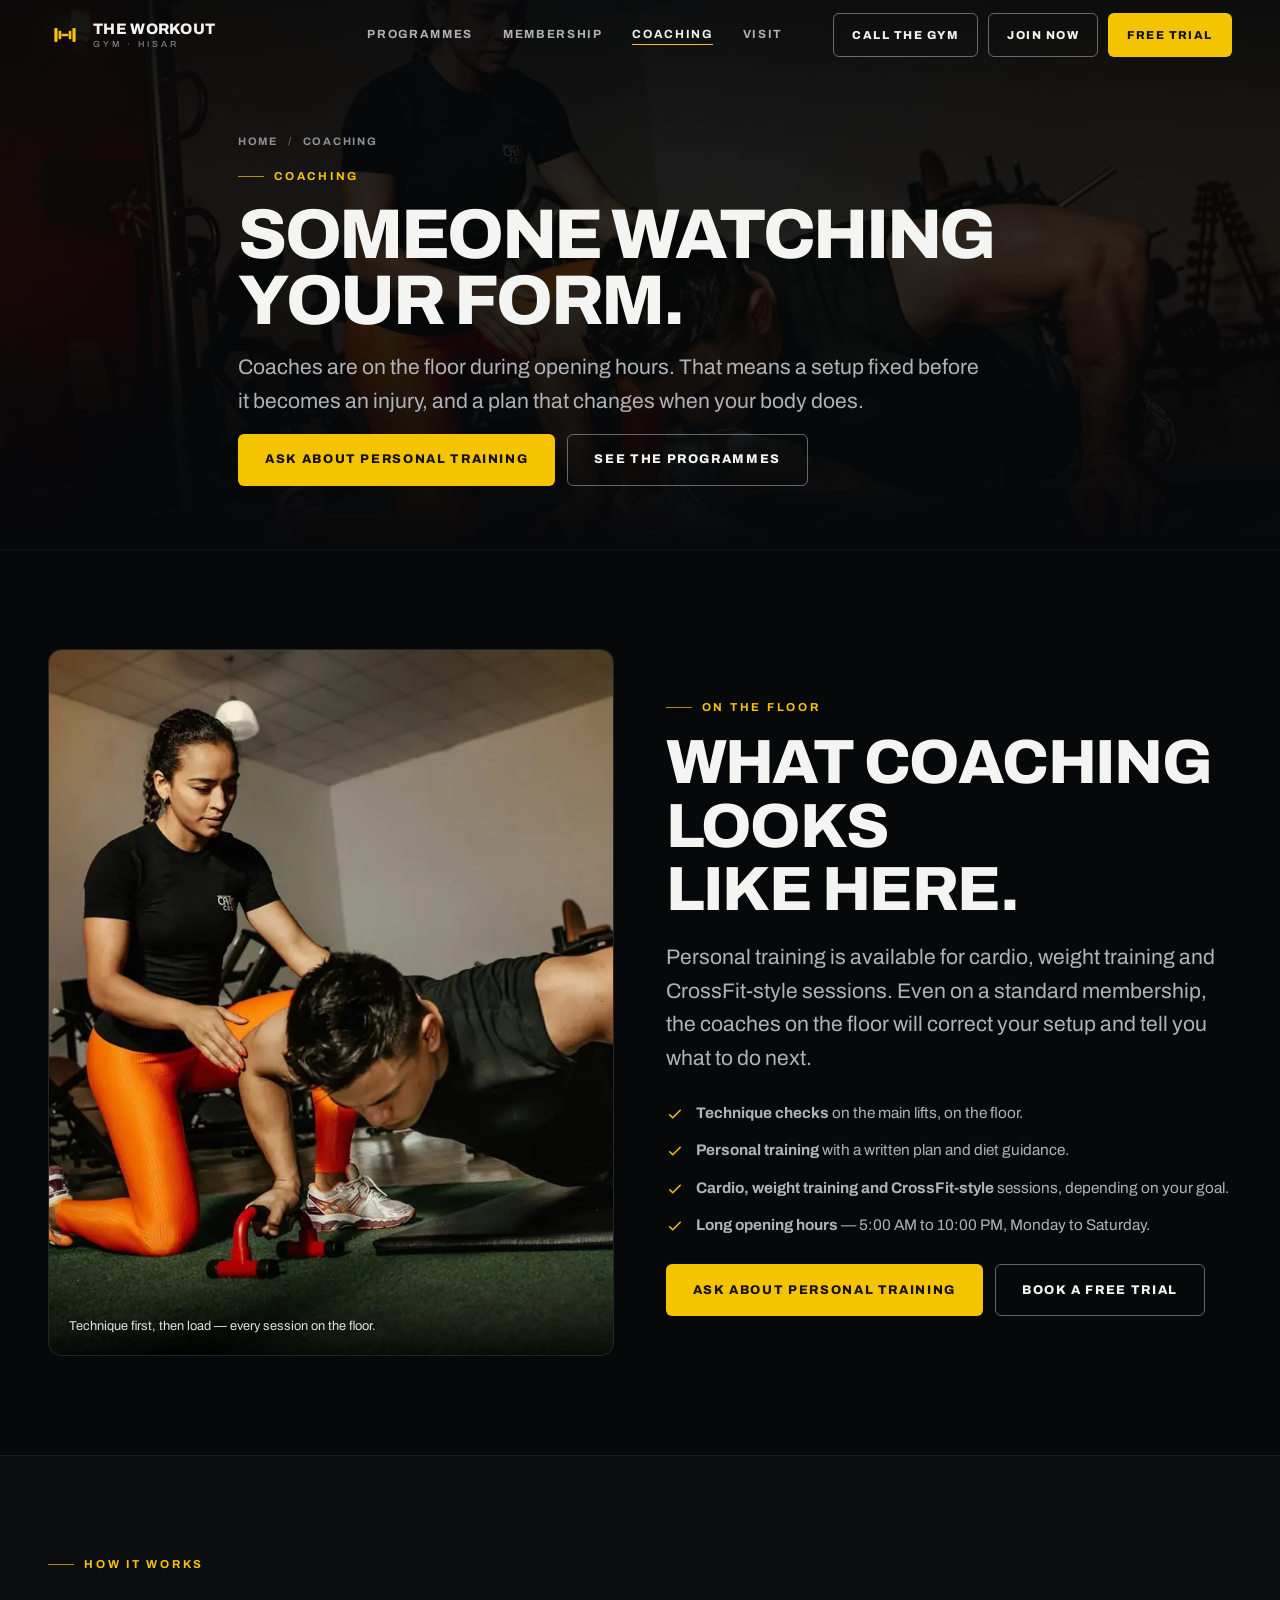
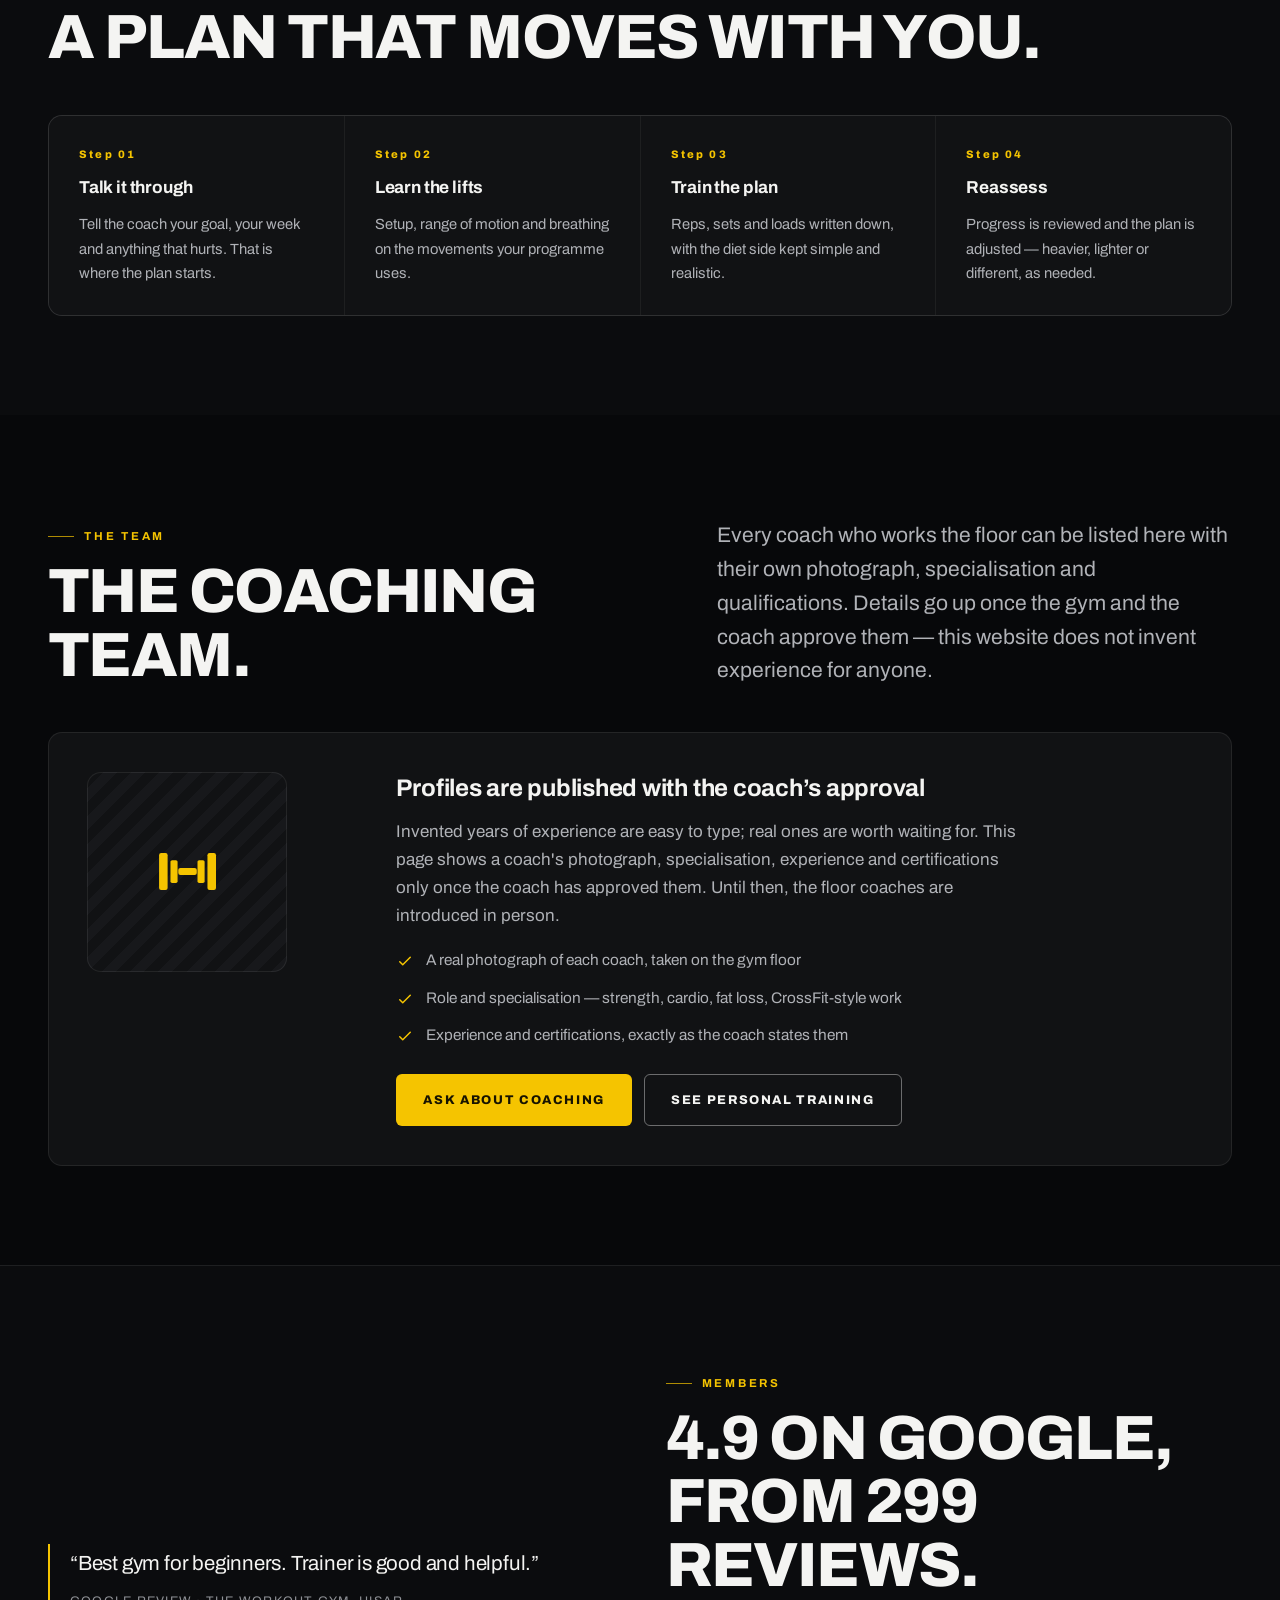
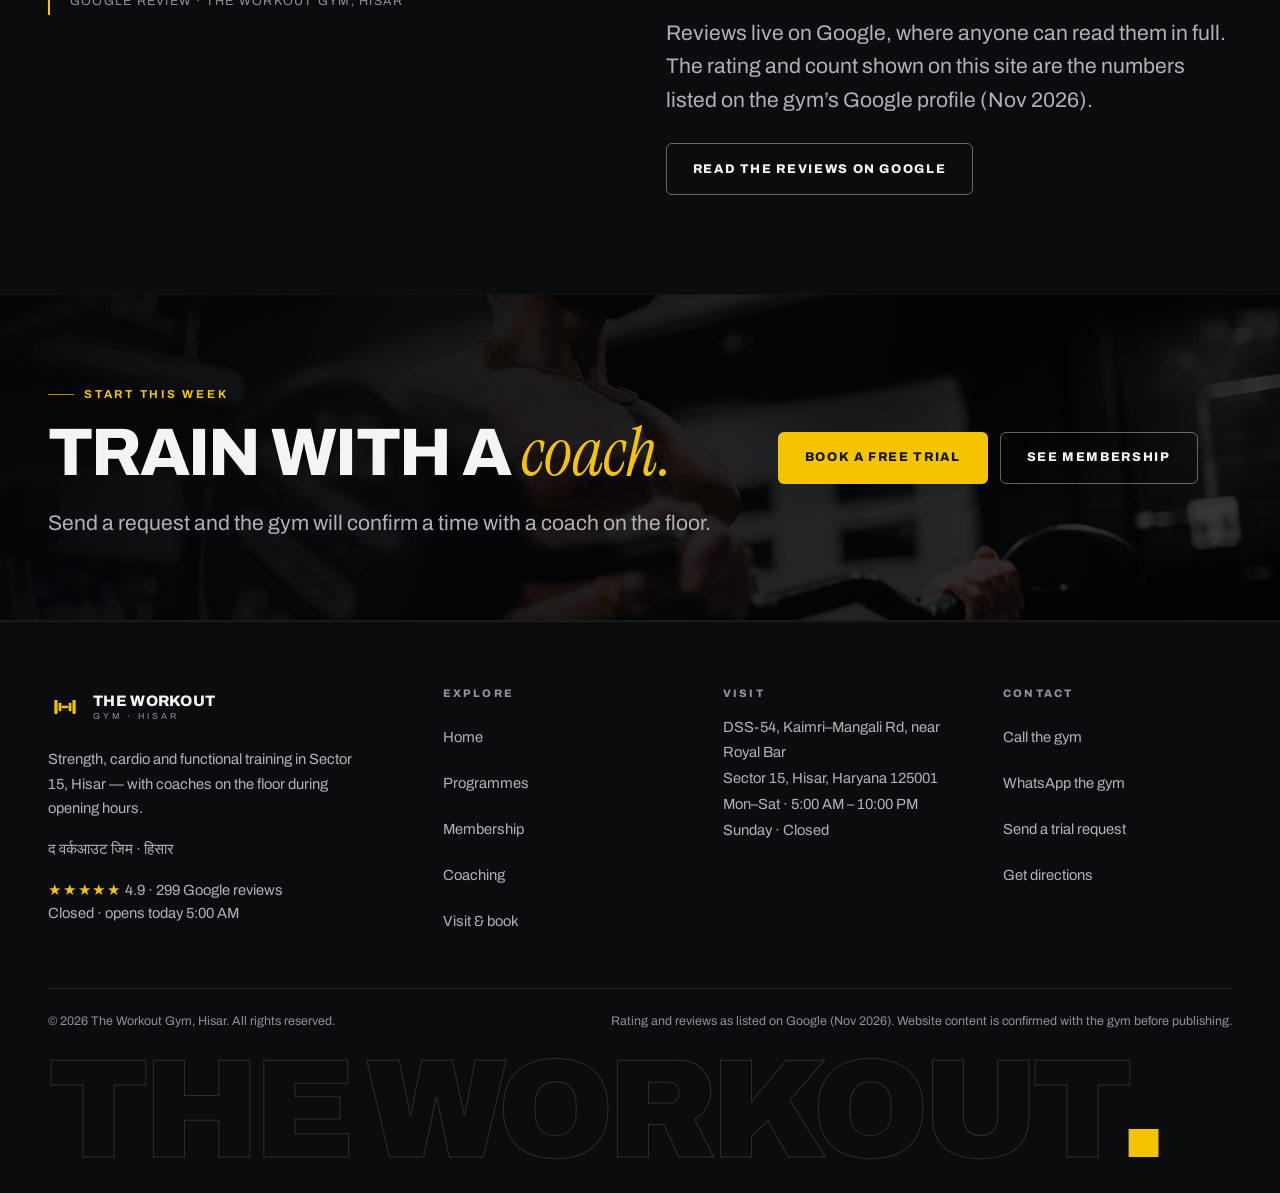
<file: coaching.html>
<!doctype html>
<html lang="en-IN">
  <head>
    <meta charset="utf-8" />
    <meta name="viewport" content="width=device-width, initial-scale=1" />
    <script>
      /* Scripted, but content must never depend on a script that fails to
         arrive: if site.js has not booted in 1.5 s, reveal every section. */
      document.documentElement.classList.add("js");
      window.setTimeout(function () {
        if (!window.__lfRevealReady) {
          document.documentElement.classList.add("reveal-fallback");
        }
      }, 1500);
    </script>
    <title>Gym Coaching &amp; Personal Training in Hisar | The Workout Gym</title>
    <meta name="description" content="Coaching at The Workout Gym, Hisar: technique checks, personal training for cardio, weight training and CrossFit-style sessions, plus diet guidance." />
    <meta name="theme-color" content="#07080a" />
    <meta name="robots" content="index,follow" />
    <meta name="geo.region" content="IN-HR" />
    <meta name="geo.placename" content="Sector 15, Hisar, Haryana" />

    <meta property="og:type" content="website" />
    <meta property="og:site_name" content="The Workout Gym, Hisar" />
    <meta property="og:title" content="Coaching and personal training at The Workout Gym, Hisar" />
    <meta property="og:description" content="Coaches on the floor, technique checks and personal training with a written plan and diet guidance." />
    <meta property="og:image" content="og-image.jpg" />
    <meta property="og:image:width" content="1200" />
    <meta property="og:image:height" content="630" />
    <meta property="og:locale" content="en_IN" />
    <meta name="twitter:card" content="summary_large_image" />
    <meta name="twitter:title" content="Coaching and personal training at The Workout Gym, Hisar" />
    <meta name="twitter:description" content="Coaches on the floor, technique checks and personal training with a written plan and diet guidance." />
    <meta name="twitter:image" content="og-image.jpg" />

    <link rel="icon" href="favicon.svg" type="image/svg+xml" />
    <link rel="icon" href="favicon-32.png" sizes="32x32" type="image/png" />
    <link rel="apple-touch-icon" href="apple-touch-icon.png" />
    <link rel="manifest" href="site.webmanifest" />
    <link rel="preload" href="assets/fonts/archivo-latin.woff2" as="font" type="font/woff2" crossorigin />
    <link rel="stylesheet" href="assets/css/main.css" />
    <script type="application/ld+json">
      {
        "@context": "https://schema.org",
        "@type": "Service",
        "name": "Personal training and gym coaching",
        "serviceType": "Personal training",
        "areaServed": { "@type": "City", "name": "Hisar" },
        "provider": {
          "@type": "HealthClub",
          "name": "The Workout Gym",
          "address": {
            "@type": "PostalAddress",
            "streetAddress": "DSS-54, Kaimri–Mangali Rd, near Royal Bar",
            "addressLocality": "Sector 15, Hisar",
            "addressRegion": "Haryana",
            "postalCode": "125001",
            "addressCountry": "IN"
          }
        },
        "description": "One-to-one coaching and on-floor technique support for cardio, weight training and CrossFit-style sessions, with simple diet guidance."
      }
    </script>
  </head>

  <body>
    <a class="skip-link" href="#main">Skip to content</a>
    <div class="progress" aria-hidden="true"><i data-progress></i></div>

    <noscript>
          <nav class="nojs-nav" aria-label="Pages">
            <div class="container nojs-nav__inner">
              <a href="index.html">Home</a>
              <a href="programmes.html">Programmes</a>
              <a href="membership.html">Membership</a>
              <a href="coaching.html">Coaching</a>
              <a href="contact.html">Visit &amp; book</a>
              <a class="nojs-nav__cta" href="contact.html#book">Book a free trial</a>
            </div>
          </nav>
    </noscript>

    <header class="site-header" data-header>
      <div class="container site-header__inner">
        <a class="logo" href="index.html" aria-label="The Workout Gym, Hisar — home">
          <svg class="logo__mark" viewBox="0 0 64 64" aria-hidden="true" focusable="false">
            <rect x="12" y="19" width="6" height="26" rx="1.5" fill="currentColor" />
            <rect x="20" y="24" width="5" height="16" rx="1.2" fill="currentColor" />
            <rect x="25.5" y="29.5" width="13" height="5" rx="1.5" fill="currentColor" />
            <rect x="39" y="24" width="5" height="16" rx="1.2" fill="currentColor" />
            <rect x="46" y="19" width="6" height="26" rx="1.5" fill="currentColor" />
          </svg>
          <span class="logo__type">
            <span class="logo__name">The Workout</span>
            <span class="logo__sub">Gym · Hisar</span>
          </span>
        </a>

        <nav class="nav" aria-label="Main navigation">
          <ul class="nav__list">
            <li><a class="nav__link" href="programmes.html">Programmes</a></li>
            <li><a class="nav__link" href="membership.html">Membership</a></li>
            <li><a class="nav__link" href="coaching.html" aria-current="page">Coaching</a></li>
            <li><a class="nav__link" href="contact.html">Visit</a></li>
          </ul>
        </nav>

        <div class="site-header__actions">
          <a class="btn btn--outline btn--sm" data-contact="call" hidden href="#">Call the gym</a>
          <a class="btn btn--outline btn--sm" href="membership.html#plans">Join now</a>
          <a class="btn btn--gold btn--sm" href="contact.html#book">Free trial</a>
        </div>

        <button class="nav-toggle" type="button" data-nav-toggle aria-expanded="false" aria-controls="drawer">
          <span class="nav-toggle__bars" aria-hidden="true"><i></i><i></i><i></i></span>
          Menu
        </button>
      </div>
    </header>
    <div class="drawer" id="drawer" data-drawer>
      <nav class="drawer__list" aria-label="Mobile navigation">
        <a href="index.html" class="drawer__link" style="--i: 0">Home <small>01</small></a>
        <a href="programmes.html" class="drawer__link" style="--i: 1">Programmes <small>02</small></a>
        <a href="membership.html" class="drawer__link" style="--i: 2">Membership <small>03</small></a>
        <a href="coaching.html" class="drawer__link" aria-current="page" style="--i: 3">Coaching <small>04</small></a>
        <a href="contact.html" class="drawer__link" style="--i: 4">Visit &amp; book <small>05</small></a>
      </nav>
      <div class="drawer__foot">
        <a class="btn btn--gold btn--block" href="contact.html#book">Book a free trial</a>
        <a class="btn btn--outline btn--block" href="membership.html#plans">Join now</a>
        <a class="btn btn--outline btn--block" data-contact="whatsapp" hidden href="#">WhatsApp the gym</a>
        <p class="drawer__meta">
          <span>Kaimri–Mangali Rd, Sector 15, Hisar</span>
          <span>Mon–Sat 5:00 AM – 10:00 PM · Sunday closed</span>
          <span data-open-status>Open now</span>
        </p>
      </div>
    </div>

    <main id="main">
      <section class="page-hero">
        <div class="page-hero__media" aria-hidden="true">
          <picture>
            <source type="image/webp" sizes="100vw" srcset="assets/img/lf_prog_pt-800.webp 800w, assets/img/lf_prog_pt-1300.webp 1300w, assets/img/lf_prog_pt-1800.webp 1800w" />
            <img src="assets/img/lf_prog_pt-1300.jpg" alt="" width="1800" height="1200" fetchpriority="high" decoding="async" />
          </picture>
        </div>
        <div class="page-hero__scrim" aria-hidden="true"></div>
        <div class="container page-hero__inner">
          <nav class="breadcrumb" aria-label="Breadcrumb">
            <a href="index.html">Home</a>
            <span aria-hidden="true">/</span>
            <span>Coaching</span>
          </nav>
          <p class="eyebrow">Coaching</p>
          <h1 class="h1">Someone watching<br />your form.</h1>
          <p class="lede">
            Coaches are on the floor during opening hours. That means a setup fixed before it becomes
            an injury, and a plan that changes when your body does.
          </p>
          <div class="btns">
            <a class="btn btn--gold" href="contact.html?goal=Personal%20training#book">Ask about personal training</a>
            <a class="btn btn--outline" href="programmes.html">See the programmes</a>
          </div>
        </div>
      </section>

      <section class="section">
        <div class="container split">
          <figure class="media-frame media-frame--portrait rv">
              <picture>
                <source type="image/webp" sizes="(min-width: 900px) 45vw, 100vw" srcset="assets/img/lf_prog_pt-800.webp 800w, assets/img/lf_prog_pt-1300.webp 1300w, assets/img/lf_prog_pt-1800.webp 1800w" />
                <img src="assets/img/lf_prog_pt-1300.jpg" alt="A coach at The Workout Gym correcting a member's technique" width="1300" height="867" loading="lazy" decoding="async" />
              </picture>
            <figcaption>Technique first, then load — every session on the floor.</figcaption>
          </figure>
          <div class="rv" style="--d: 0.08s">
            <p class="eyebrow">On the floor</p>
            <h2 class="h2 mt-2">What coaching looks like here.</h2>
            <p class="lede mt-3">
              Personal training is available for cardio, weight training and CrossFit-style sessions.
              Even on a standard membership, the coaches on the floor will correct your setup and tell
              you what to do next.
            </p>
            <ul class="check-list mt-4">
              <li><svg viewBox="0 0 24 24" aria-hidden="true" fill="none" stroke="currentColor" stroke-width="2"><path d="M5 13l4 4L19 7" stroke-linecap="round" stroke-linejoin="round"/></svg><span><b>Technique checks</b> on the main lifts, on the floor.</span></li>
              <li><svg viewBox="0 0 24 24" aria-hidden="true" fill="none" stroke="currentColor" stroke-width="2"><path d="M5 13l4 4L19 7" stroke-linecap="round" stroke-linejoin="round"/></svg><span><b>Personal training</b> with a written plan and diet guidance.</span></li>
              <li><svg viewBox="0 0 24 24" aria-hidden="true" fill="none" stroke="currentColor" stroke-width="2"><path d="M5 13l4 4L19 7" stroke-linecap="round" stroke-linejoin="round"/></svg><span><b>Cardio, weight training and CrossFit-style</b> sessions, depending on your goal.</span></li>
              <li><svg viewBox="0 0 24 24" aria-hidden="true" fill="none" stroke="currentColor" stroke-width="2"><path d="M5 13l4 4L19 7" stroke-linecap="round" stroke-linejoin="round"/></svg><span><b>Long opening hours</b> — 5:00 AM to 10:00 PM, Monday to Saturday.</span></li>
            </ul>
            <div class="btns mt-4">
              <a class="btn btn--gold" href="contact.html?goal=Personal%20training#book">Ask about personal training</a>
              <a class="btn btn--outline" href="contact.html#book">Book a free trial</a>
            </div>
          </div>
        </div>
      </section>

      <section class="section section--surface section--rule">
        <div class="container">
          <div class="section-head rv">
            <p class="eyebrow">How it works</p>
            <h2 class="h2 mt-2">A plan that moves with you.</h2>
          </div>
          <ol class="steps">
            <li class="step rv">
              <span class="step__idx">Step 01</span>
              <h3>Talk it through</h3>
              <p>Tell the coach your goal, your week and anything that hurts. That is where the plan starts.</p>
            </li>
            <li class="step rv">
              <span class="step__idx">Step 02</span>
              <h3>Learn the lifts</h3>
              <p>Setup, range of motion and breathing on the movements your programme uses.</p>
            </li>
            <li class="step rv">
              <span class="step__idx">Step 03</span>
              <h3>Train the plan</h3>
              <p>Reps, sets and loads written down, with the diet side kept simple and realistic.</p>
            </li>
            <li class="step rv">
              <span class="step__idx">Step 04</span>
              <h3>Reassess</h3>
              <p>Progress is reviewed and the plan is adjusted — heavier, lighter or different, as needed.</p>
            </li>
          </ol>
        </div>
      </section>

      <section class="section" id="coaches">
        <div class="container">
          <div class="section-head section-head--split">
            <div class="rv">
              <p class="eyebrow">The team</p>
              <h2 class="h2 mt-2">The coaching team.</h2>
            </div>
            <p class="lede rv" style="--d: 0.08s">
              Every coach who works the floor can be listed here with their own photograph,
              specialisation and qualifications. Details go up once the gym and the coach approve
              them — this website does not invent experience for anyone.
            </p>
          </div>

          <!-- Populated from assets/js/business.js → trainers[] (see README §2c).
               Kept hidden until real, approved profiles exist. -->
          <div class="coach-grid" data-coaches hidden></div>

          <div class="coach-empty rv" data-coaches-note>
            <div class="coach-empty__mark" aria-hidden="true">
              <svg viewBox="0 0 64 64" aria-hidden="true" focusable="false">
                <rect x="12" y="19" width="6" height="26" rx="1.5" fill="currentColor" />
                <rect x="20" y="24" width="5" height="16" rx="1.2" fill="currentColor" />
                <rect x="25.5" y="29.5" width="13" height="5" rx="1.5" fill="currentColor" />
                <rect x="39" y="24" width="5" height="16" rx="1.2" fill="currentColor" />
                <rect x="46" y="19" width="6" height="26" rx="1.5" fill="currentColor" />
              </svg>
            </div>
            <div class="coach-empty__body">
              <h3 class="subhead">Profiles are published with the coach’s approval</h3>
              <p class="muted mt-2">
                Invented years of experience are easy to type; real ones are worth waiting for.
                This page shows a coach's photograph, specialisation, experience and
                certifications only once the coach has approved them. Until then, the floor
                coaches are introduced in person.
              </p>
              <ul class="check-list mt-3">
                <li>
                  <svg viewBox="0 0 24 24" aria-hidden="true" fill="none" stroke="currentColor" stroke-width="2"><path d="M5 13l4 4L19 7" stroke-linecap="round" stroke-linejoin="round"/></svg>
                  <span>A real photograph of each coach, taken on the gym floor</span>
                </li>
                <li>
                  <svg viewBox="0 0 24 24" aria-hidden="true" fill="none" stroke="currentColor" stroke-width="2"><path d="M5 13l4 4L19 7" stroke-linecap="round" stroke-linejoin="round"/></svg>
                  <span>Role and specialisation — strength, cardio, fat loss, CrossFit-style work</span>
                </li>
                <li>
                  <svg viewBox="0 0 24 24" aria-hidden="true" fill="none" stroke="currentColor" stroke-width="2"><path d="M5 13l4 4L19 7" stroke-linecap="round" stroke-linejoin="round"/></svg>
                  <span>Experience and certifications, exactly as the coach states them</span>
                </li>
              </ul>
              <div class="btns mt-4">
                <a class="btn btn--gold" href="contact.html?goal=Personal%20training#book">Ask about coaching</a>
                <a class="btn btn--outline" href="programmes.html#personal-training">See personal training</a>
              </div>
            </div>
          </div>
        </div>
      </section>

      <section class="section section--surface section--rule">
        <div class="container">
          <div class="split">
            <div class="quote-card rv">
              <blockquote>
                “Best gym for beginners. Trainer is good and helpful.”
              </blockquote>
              <cite>Google review · The Workout Gym, Hisar</cite>
            </div>
            <div class="rv" style="--d: 0.08s">
              <p class="eyebrow">Members</p>
              <h2 class="h2 mt-2">4.9 on Google, from 299 reviews.</h2>
              <p class="lede mt-3">
                Reviews live on Google, where anyone can read them in full. The rating and count shown
                on this site are the numbers listed on the gym’s Google profile (Nov 2026).
              </p>
              <div class="btns mt-4">
                <a class="btn btn--outline" href="https://www.google.com/maps/search/?api=1&amp;query=The%20Workout%20Gym%2C%20Kaimri-Mangali%20Rd%2C%20Sector%2015%2C%20Hisar%2C%20Haryana%20125001" target="_blank" rel="noopener">Read the reviews on Google</a>
              </div>
            </div>
          </div>
        </div>
      </section>

      <section class="cta-band">
        <div class="cta-band__media" aria-hidden="true">
          <picture>
            <source type="image/webp" sizes="100vw" srcset="assets/img/lf_prog_strength-800.webp 800w, assets/img/lf_prog_strength-1300.webp 1300w, assets/img/lf_prog_strength-1800.webp 1800w" />
            <img src="assets/img/lf_prog_strength-1300.jpg" alt="" width="1800" height="1200" loading="lazy" decoding="async" />
          </picture>
        </div>
        <div class="cta-band__scrim" aria-hidden="true"></div>
        <div class="container cta-band__inner">
          <div class="rv">
            <p class="eyebrow">Start this week</p>
            <h2 class="h2 cta-band__title mt-2">
              Train with a <span class="serif gold">coach.</span>
            </h2>
            <p class="lede mt-3">Send a request and the gym will confirm a time with a coach on the floor.</p>
          </div>
          <div class="btns rv" style="--d: 0.08s">
            <a class="btn btn--gold" href="contact.html#book">Book a free trial</a>
            <a class="btn btn--outline" href="membership.html">See membership</a>
          </div>
        </div>
      </section>
    </main>

    <footer class="site-footer">
      <div class="container">
        <div class="footer-grid">
          <div class="footer-brand">
            <a class="logo" href="index.html" aria-label="The Workout Gym, Hisar — home">
              <svg class="logo__mark" viewBox="0 0 64 64" aria-hidden="true" focusable="false">
            <rect x="12" y="19" width="6" height="26" rx="1.5" fill="currentColor" />
            <rect x="20" y="24" width="5" height="16" rx="1.2" fill="currentColor" />
            <rect x="25.5" y="29.5" width="13" height="5" rx="1.5" fill="currentColor" />
            <rect x="39" y="24" width="5" height="16" rx="1.2" fill="currentColor" />
            <rect x="46" y="19" width="6" height="26" rx="1.5" fill="currentColor" />
          </svg>
              <span class="logo__type">
                <span class="logo__name">The Workout</span>
                <span class="logo__sub">Gym · Hisar</span>
              </span>
            </a>
            <p>
              Strength, cardio and functional training in Sector 15, Hisar — with coaches on the floor during opening hours.
            </p>
            <p class="small" lang="hi">द वर्कआउट जिम · हिसार</p>
            <p class="small">
              <span class="stars" aria-hidden="true">★★★★★</span> 4.9 · 299 Google reviews<br />
              <span data-open-status>Open now</span>
            </p>
          </div>

          <div class="footer-col">
            <h2>Explore</h2>
            <ul>
              <li><a href="index.html">Home</a></li>
              <li><a href="programmes.html">Programmes</a></li>
              <li><a href="membership.html">Membership</a></li>
              <li><a href="coaching.html">Coaching</a></li>
              <li><a href="contact.html">Visit &amp; book</a></li>
            </ul>
          </div>

          <div class="footer-col">
            <h2>Visit</h2>
            <ul>
              <li>DSS-54, Kaimri–Mangali Rd, near Royal Bar</li>
              <li>Sector 15, Hisar, Haryana 125001</li>
              <li>Mon–Sat · 5:00 AM – 10:00 PM</li>
              <li>Sunday · Closed</li>
            </ul>
          </div>

          <div class="footer-col">
            <h2>Contact</h2>
            <ul>
              <li><a data-contact="call" hidden href="#">Call the gym</a></li>
              <li><a data-contact="whatsapp" hidden href="#">WhatsApp the gym</a></li>
              <li><a href="contact.html#book">Send a trial request</a></li>
              <li><a href="https://www.google.com/maps/dir/?api=1&amp;destination=29.134891,75.720263" target="_blank" rel="noopener">Get directions</a></li>
            </ul>
          </div>
        </div>

        <div class="footer-meta">
          <p>© <span data-year>2026</span> The Workout Gym, Hisar. All rights reserved.</p>
          <p>Rating and reviews as listed on Google (Nov 2026). Website content is confirmed with the gym before publishing.</p>
        </div>
      </div>
      <div class="footer-wordmark" aria-hidden="true">The Workout<span>.</span></div>
    </footer>
    <div class="actionbar" data-actionbar>
      <a class="btn btn--gold" href="contact.html#book">Free trial</a>
      <a class="btn btn--outline" data-contact="whatsapp" hidden href="#">WhatsApp</a>
      <a class="btn btn--outline" href="https://www.google.com/maps/dir/?api=1&amp;destination=29.134891,75.720263" target="_blank" rel="noopener">Directions</a>
    </div>

    <script src="assets/js/business.js" defer></script>
    <script src="assets/js/site.js" defer></script>
  </body>
</html>
</file>
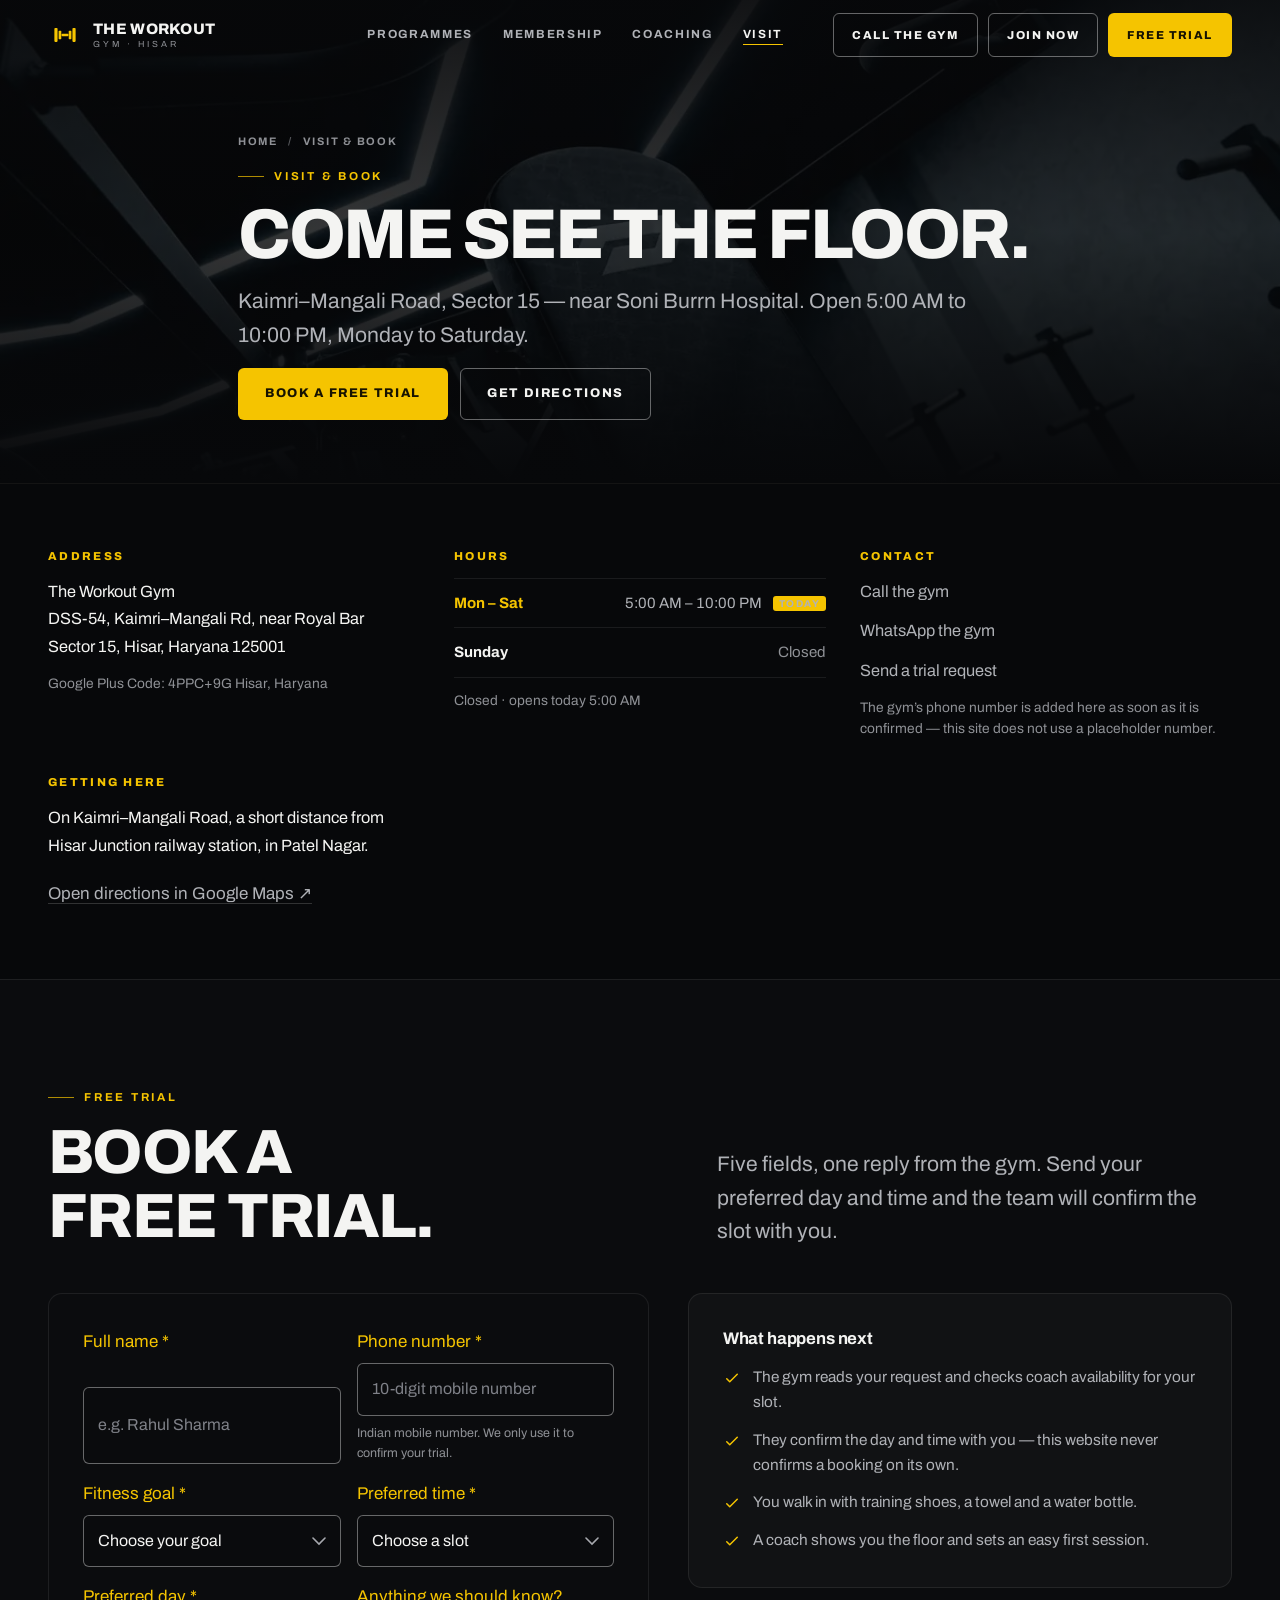
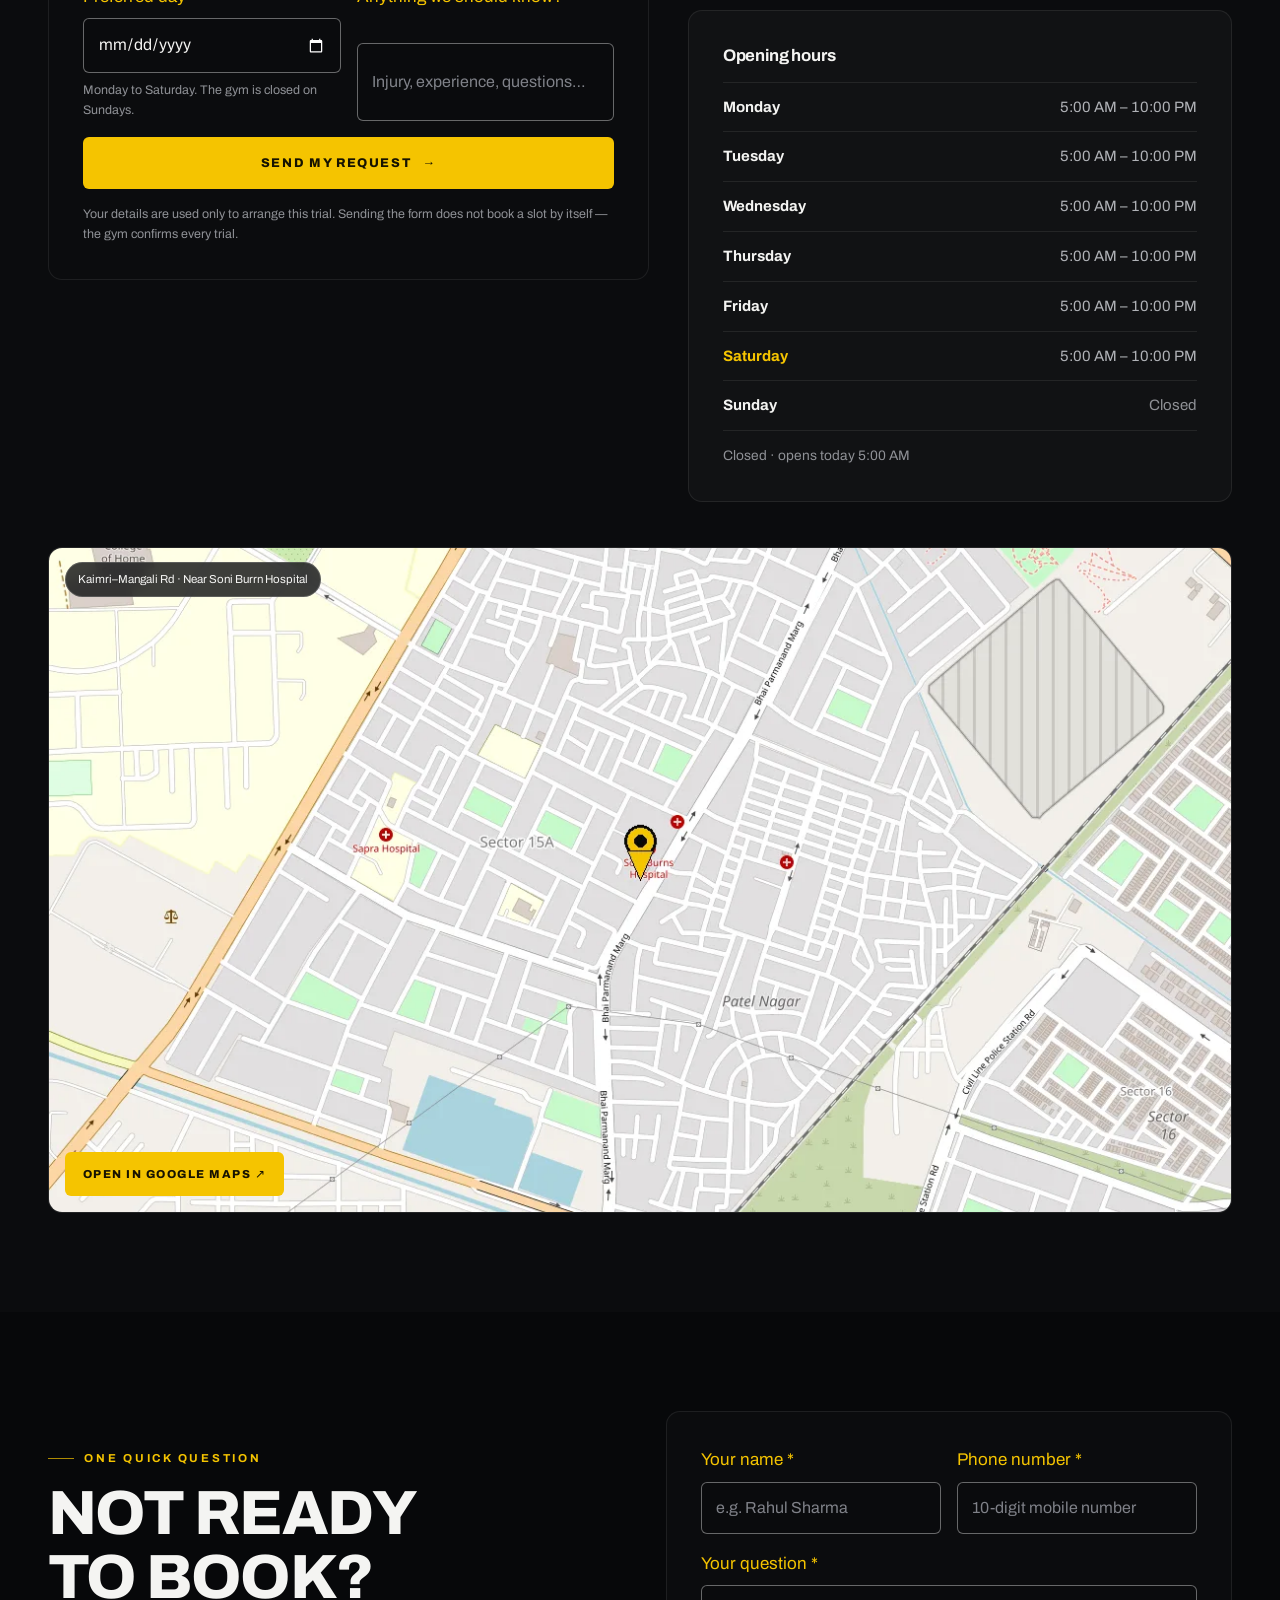
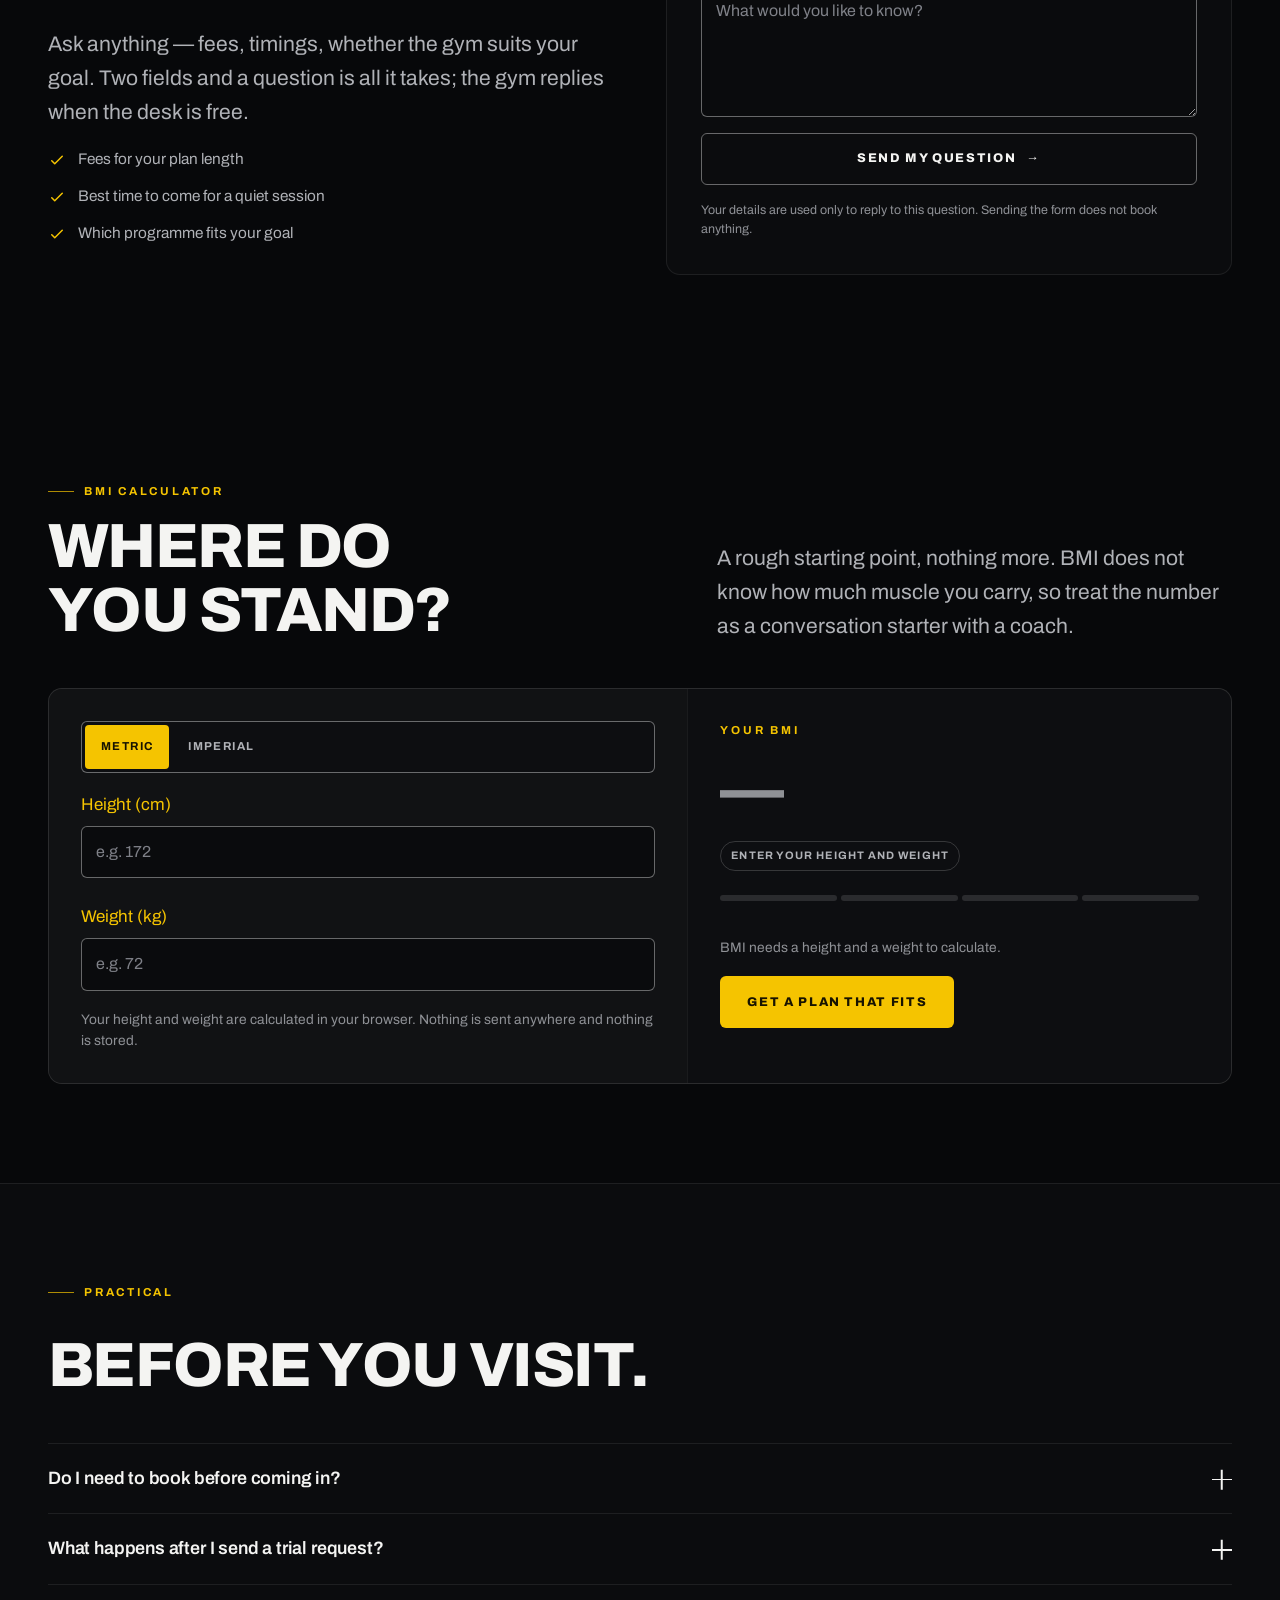
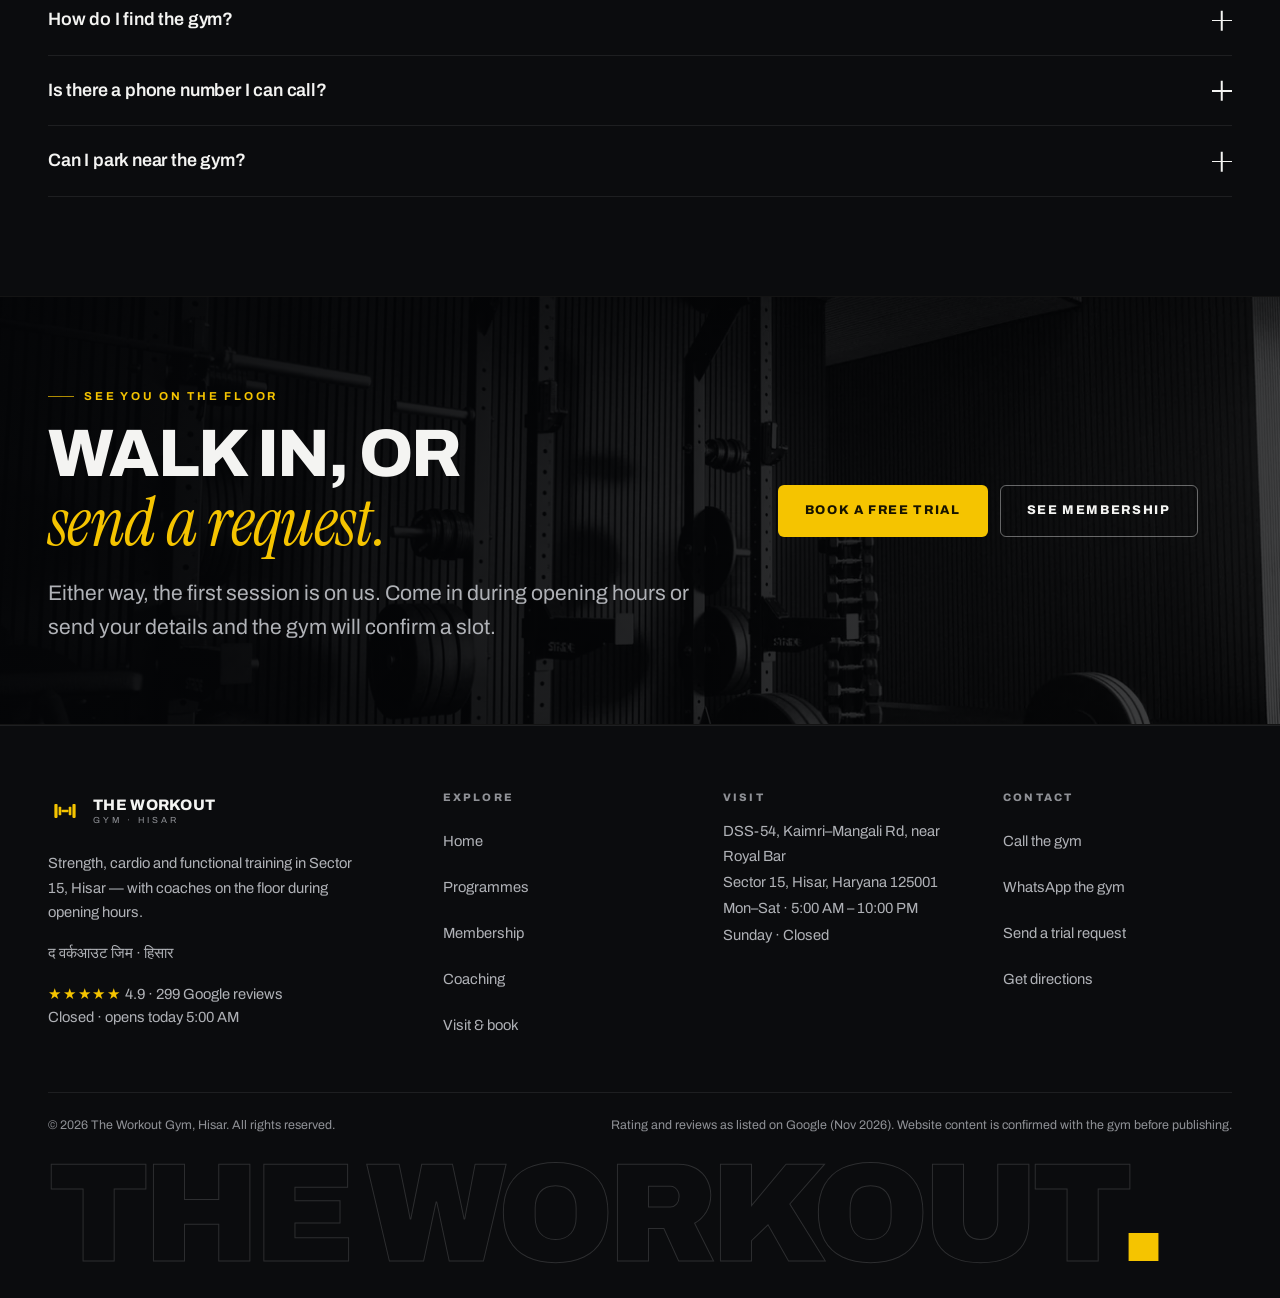
<file: contact.html>
<!doctype html>
<html lang="en-IN">
  <head>
    <meta charset="utf-8" />
    <meta name="viewport" content="width=device-width, initial-scale=1" />
    <script>
      /* Scripted, but content must never depend on a script that fails to
         arrive: if site.js has not booted in 1.5 s, reveal every section. */
      document.documentElement.classList.add("js");
      window.setTimeout(function () {
        if (!window.__lfRevealReady) {
          document.documentElement.classList.add("reveal-fallback");
        }
      }, 1500);
    </script>
    <title>Visit The Workout Gym, Sector 15, Hisar | Hours, Map &amp; Free Trial</title>
    <meta name="description" content="The Workout Gym, Kaimri–Mangali Road, Sector 15, Hisar. Opening hours, directions, map, BMI calculator and free trial booking. Open Mon–Sat." />
    <meta name="theme-color" content="#07080a" />
    <meta name="robots" content="index,follow" />
    <meta name="geo.region" content="IN-HR" />
    <meta name="geo.placename" content="Sector 15, Hisar, Haryana" />

    <meta property="og:type" content="website" />
    <meta property="og:site_name" content="The Workout Gym, Hisar" />
    <meta property="og:title" content="Visit The Workout Gym in Sector 15, Hisar" />
    <meta property="og:description" content="Directions, opening hours and free trial booking for The Workout Gym, Hisar." />
    <meta property="og:image" content="og-image.jpg" />
    <meta property="og:image:width" content="1200" />
    <meta property="og:image:height" content="630" />
    <meta property="og:locale" content="en_IN" />
    <meta name="twitter:card" content="summary_large_image" />
    <meta name="twitter:title" content="Visit The Workout Gym in Sector 15, Hisar" />
    <meta name="twitter:description" content="Directions, opening hours and free trial booking for The Workout Gym, Hisar." />
    <meta name="twitter:image" content="og-image.jpg" />

    <link rel="icon" href="favicon.svg" type="image/svg+xml" />
    <link rel="icon" href="favicon-32.png" sizes="32x32" type="image/png" />
    <link rel="apple-touch-icon" href="apple-touch-icon.png" />
    <link rel="manifest" href="site.webmanifest" />
    <link rel="preload" href="assets/fonts/archivo-latin.woff2" as="font" type="font/woff2" crossorigin />
    <link rel="stylesheet" href="assets/css/main.css" />
    <script type="application/ld+json">
      {
        "@context": "https://schema.org",
        "@type": "HealthClub",
        "name": "The Workout Gym",
        "address": {
          "@type": "PostalAddress",
          "streetAddress": "DSS-54, Kaimri–Mangali Rd, near Royal Bar",
          "addressLocality": "Sector 15, Hisar",
          "addressRegion": "Haryana",
          "postalCode": "125001",
          "addressCountry": "IN"
        },
        "geo": { "@type": "GeoCoordinates", "latitude": 29.134891, "longitude": 75.720263 },
        "hasMap": "https://www.google.com/maps/search/?api=1&query=Life%20Fitness%20Gym%2C%20Kaimri-Mangali%20Rd%2C%20Patel%20Nagar%2C%20Hisar",
        "openingHoursSpecification": [
          {
            "@type": "OpeningHoursSpecification",
            "dayOfWeek": ["Monday", "Tuesday", "Wednesday", "Thursday", "Friday", "Saturday"],
            "opens": "05:00",
            "closes": "22:00"
          }
        ]
      }
    </script>
  </head>

  <body>
    <a class="skip-link" href="#main">Skip to content</a>
    <div class="progress" aria-hidden="true"><i data-progress></i></div>

    <noscript>
          <nav class="nojs-nav" aria-label="Pages">
            <div class="container nojs-nav__inner">
              <a href="index.html">Home</a>
              <a href="programmes.html">Programmes</a>
              <a href="membership.html">Membership</a>
              <a href="coaching.html">Coaching</a>
              <a href="contact.html">Visit &amp; book</a>
              <a class="nojs-nav__cta" href="contact.html#book">Book a free trial</a>
            </div>
          </nav>
    </noscript>

    <header class="site-header" data-header>
      <div class="container site-header__inner">
        <a class="logo" href="index.html" aria-label="The Workout Gym, Hisar — home">
          <svg class="logo__mark" viewBox="0 0 64 64" aria-hidden="true" focusable="false">
            <rect x="12" y="19" width="6" height="26" rx="1.5" fill="currentColor" />
            <rect x="20" y="24" width="5" height="16" rx="1.2" fill="currentColor" />
            <rect x="25.5" y="29.5" width="13" height="5" rx="1.5" fill="currentColor" />
            <rect x="39" y="24" width="5" height="16" rx="1.2" fill="currentColor" />
            <rect x="46" y="19" width="6" height="26" rx="1.5" fill="currentColor" />
          </svg>
          <span class="logo__type">
            <span class="logo__name">The Workout</span>
            <span class="logo__sub">Gym · Hisar</span>
          </span>
        </a>

        <nav class="nav" aria-label="Main navigation">
          <ul class="nav__list">
            <li><a class="nav__link" href="programmes.html">Programmes</a></li>
            <li><a class="nav__link" href="membership.html">Membership</a></li>
            <li><a class="nav__link" href="coaching.html">Coaching</a></li>
            <li><a class="nav__link" href="contact.html" aria-current="page">Visit</a></li>
          </ul>
        </nav>

        <div class="site-header__actions">
          <a class="btn btn--outline btn--sm" data-contact="call" hidden href="#">Call the gym</a>
          <a class="btn btn--outline btn--sm" href="membership.html#plans">Join now</a>
          <a class="btn btn--gold btn--sm" href="contact.html#book">Free trial</a>
        </div>

        <button class="nav-toggle" type="button" data-nav-toggle aria-expanded="false" aria-controls="drawer">
          <span class="nav-toggle__bars" aria-hidden="true"><i></i><i></i><i></i></span>
          Menu
        </button>
      </div>
    </header>
    <div class="drawer" id="drawer" data-drawer>
      <nav class="drawer__list" aria-label="Mobile navigation">
        <a href="index.html" class="drawer__link" style="--i: 0">Home <small>01</small></a>
        <a href="programmes.html" class="drawer__link" style="--i: 1">Programmes <small>02</small></a>
        <a href="membership.html" class="drawer__link" style="--i: 2">Membership <small>03</small></a>
        <a href="coaching.html" class="drawer__link" style="--i: 3">Coaching <small>04</small></a>
        <a href="contact.html" class="drawer__link" aria-current="page" style="--i: 4">Visit &amp; book <small>05</small></a>
      </nav>
      <div class="drawer__foot">
        <a class="btn btn--gold btn--block" href="contact.html#book">Book a free trial</a>
        <a class="btn btn--outline btn--block" href="membership.html#plans">Join now</a>
        <a class="btn btn--outline btn--block" data-contact="whatsapp" hidden href="#">WhatsApp the gym</a>
        <p class="drawer__meta">
          <span>Kaimri–Mangali Rd, Sector 15, Hisar</span>
          <span>Mon–Sat 5:00 AM – 10:00 PM · Sunday closed</span>
          <span data-open-status>Open now</span>
        </p>
      </div>
    </div>

    <main id="main">
      <section class="page-hero">
        <div class="page-hero__media" aria-hidden="true">
          <picture>
            <source type="image/webp" sizes="100vw" srcset="assets/img/lf_floor-800.webp 800w, assets/img/lf_floor-1300.webp 1300w, assets/img/lf_floor-1800.webp 1800w" />
            <img src="assets/img/lf_floor-1300.jpg" alt="" width="1200" height="1800" fetchpriority="high" decoding="async" />
          </picture>
        </div>
        <div class="page-hero__scrim" aria-hidden="true"></div>
        <div class="container page-hero__inner">
          <nav class="breadcrumb" aria-label="Breadcrumb">
            <a href="index.html">Home</a>
            <span aria-hidden="true">/</span>
            <span>Visit &amp; book</span>
          </nav>
          <p class="eyebrow">Visit &amp; book</p>
          <h1 class="h1">Come see the floor.</h1>
          <p class="lede">
            Kaimri–Mangali Road, Sector 15 — near Soni Burrn Hospital. Open 5:00 AM to 10:00 PM,
            Monday to Saturday.
          </p>
          <div class="btns">
            <a class="btn btn--gold" href="#book">Book a free trial</a>
            <a class="btn btn--outline" href="https://www.google.com/maps/dir/?api=1&amp;destination=29.134891,75.720263" target="_blank" rel="noopener">Get directions</a>
          </div>
        </div>
      </section>

      <section class="section section--tight" aria-labelledby="essentials">
        <div class="container info-grid">
          <h2 class="sr-only" id="essentials">Address, hours and contact</h2>
          <div class="info-block rv">
            <h3>Address</h3>
            <p class="info-value">
              The Workout Gym<br />
              DSS-54, Kaimri–Mangali Rd, near Royal Bar<br />
              Sector 15, Hisar, Haryana 125001
            </p>
            <p class="small">Google Plus Code: 4PPC+9G Hisar, Haryana</p>
          </div>
          <div class="info-block rv" style="--d: 0.06s">
            <h3>Hours</h3>
            <div class="hours">
              <div class="hours__row" data-hours-row data-days="mon tue wed thu fri sat"><b>Mon – Sat</b><span>5:00 AM – 10:00 PM <span class="hours__badge" data-today-badge hidden>Today</span></span></div>
              <div class="hours__row is-closed" data-hours-row data-day="sun"><b>Sunday</b><span>Closed</span></div>
            </div>
            <p class="small" data-open-status>Open now</p>
          </div>
          <div class="info-block rv" style="--d: 0.12s">
            <h3>Contact</h3>
            <p class="info-value"><a data-contact="call" hidden href="#">Call the gym</a></p>
            <p class="info-value"><a data-contact="whatsapp" hidden href="#">WhatsApp the gym</a></p>
            <p class="info-value"><a href="#book">Send a trial request</a></p>
            <p class="small">
              The gym’s phone number is added here as soon as it is confirmed — this site does not use
              a placeholder number.
            </p>
          </div>
          <div class="info-block rv" style="--d: 0.18s">
            <h3>Getting here</h3>
            <p class="info-value">
              On Kaimri–Mangali Road, a short distance from Hisar Junction railway station, in Patel
              Nagar.
            </p>
            <p><a class="link-plain" href="https://www.google.com/maps/dir/?api=1&amp;destination=29.134891,75.720263" target="_blank" rel="noopener">Open directions in Google Maps ↗</a></p>
          </div>
        </div>
      </section>

      <section class="section section--surface section--rule" id="book">
        <div class="container">
          <div class="section-head section-head--split">
            <div class="rv">
              <p class="eyebrow">Free trial</p>
              <h2 class="h2 mt-2">Book a free trial.</h2>
            </div>
            <p class="lede rv" style="--d: 0.08s">
              Five fields, one reply from the gym. Send your preferred day and time and the team will
              confirm the slot with you.
            </p>
          </div>

          <div class="booking">
            <div class="panel panel--form rv">
              <form class="form" data-form novalidate>
                <div class="form__row form__row--2">
                  <div class="field">
                    <label for="name">Full name <span class="req" aria-hidden="true">*</span></label>
                    <input id="name" name="name" type="text" autocomplete="name" data-label="Name" required placeholder="e.g. Rahul Sharma" />
                    <p class="field__error" role="alert" hidden></p>
                  </div>
                  <div class="field">
                    <label for="phone">Phone number <span class="req" aria-hidden="true">*</span></label>
                    <input id="phone" name="phone" type="tel" inputmode="tel" autocomplete="tel" data-label="Phone" data-rule="phone" required placeholder="10-digit mobile number" />
                    <p class="field__hint">Indian mobile number. We only use it to confirm your trial.</p>
                    <p class="field__error" role="alert" hidden></p>
                  </div>
                </div>

                <div class="form__row form__row--2">
                  <div class="field">
                    <label for="goal">Fitness goal <span class="req" aria-hidden="true">*</span></label>
                    <select id="goal" name="goal" data-label="Goal" required>
                      <option value="">Choose your goal</option>
                      <option>Weight loss</option>
                      <option>Muscle building</option>
                      <option>Strength training</option>
                      <option>Personal training</option>
                      <option>General fitness</option>
                      <option>Not sure yet</option>
                    </select>
                    <p class="field__error" role="alert" hidden></p>
                  </div>
                  <div class="field">
                    <label for="time">Preferred time <span class="req" aria-hidden="true">*</span></label>
                    <select id="time" name="time" data-label="Preferred time" required>
                      <option value="">Choose a slot</option>
                      <option>Morning · 5:00 – 10:00 AM</option>
                      <option>Midday · 10:00 AM – 4:00 PM</option>
                      <option>Evening · 4:00 – 10:00 PM</option>
                    </select>
                    <p class="field__error" role="alert" hidden></p>
                  </div>
                </div>

                <div class="form__row form__row--2">
                  <div class="field">
                    <label for="date">Preferred day <span class="req" aria-hidden="true">*</span></label>
                    <input id="date" name="date" type="date" data-label="Preferred day" required />
                    <p class="field__hint">Monday to Saturday. The gym is closed on Sundays.</p>
                    <p class="field__error" role="alert" hidden></p>
                  </div>
                  <div class="field">
                    <label for="note">Anything we should know?</label>
                    <input id="note" name="note" type="text" data-label="Note" placeholder="Injury, experience, questions…" />
                    <p class="field__error" role="alert" hidden></p>
                  </div>
                </div>

                <input class="hp" type="text" name="company" tabindex="-1" autocomplete="off" aria-hidden="true" />
                <button class="btn btn--gold" type="submit" data-label="Send my request">
                  <span data-submit-text>Send my request</span>
                  <span aria-hidden="true">→</span>
                </button>
                <p class="form__note">
                  Your details are used only to arrange this trial. Sending the form does not book a
                  slot by itself — the gym confirms every trial.
                </p>
                <p class="form__note" data-form-opened-note hidden>
                  Instant WhatsApp is not connected yet: this site has no gym phone number on file.
                  The form will prepare your request so you can share it with the gym and confirm your
                  slot.
                </p>
                <noscript>
                <p class="form__note">
                  JavaScript is off, so this form cannot prepare a request. The address, hours and
                  map are still on the <a href="contact.html">visit page</a>.
                </p>
              </noscript>
              <div class="status" data-form-status role="status" aria-live="polite" hidden></div>
              </form>
            </div>
            <div class="rv stack-4" style="--d: 0.08s">
              <div class="panel">
                <h3 class="subhead">What happens next</h3>
                <ul class="check-list mt-2">
                  <li><svg viewBox="0 0 24 24" aria-hidden="true" fill="none" stroke="currentColor" stroke-width="2"><path d="M5 13l4 4L19 7" stroke-linecap="round" stroke-linejoin="round"/></svg><span>The gym reads your request and checks coach availability for your slot.</span></li>
                  <li><svg viewBox="0 0 24 24" aria-hidden="true" fill="none" stroke="currentColor" stroke-width="2"><path d="M5 13l4 4L19 7" stroke-linecap="round" stroke-linejoin="round"/></svg><span>They confirm the day and time with you — this website never confirms a booking on its own.</span></li>
                  <li><svg viewBox="0 0 24 24" aria-hidden="true" fill="none" stroke="currentColor" stroke-width="2"><path d="M5 13l4 4L19 7" stroke-linecap="round" stroke-linejoin="round"/></svg><span>You walk in with training shoes, a towel and a water bottle.</span></li>
                  <li><svg viewBox="0 0 24 24" aria-hidden="true" fill="none" stroke="currentColor" stroke-width="2"><path d="M5 13l4 4L19 7" stroke-linecap="round" stroke-linejoin="round"/></svg><span>A coach shows you the floor and sets an easy first session.</span></li>
                </ul>
              </div>
              <div class="panel">
                <h3 class="subhead">Opening hours</h3>
                <div class="hours mt-2">
                  <div class="hours__row" data-hours-row data-day="mon"><b>Monday</b><span>5:00 AM – 10:00 PM <span class="hours__badge" data-today-badge hidden>Today</span></span></div>
                  <div class="hours__row" data-hours-row data-day="tue"><b>Tuesday</b><span>5:00 AM – 10:00 PM</span></div>
                  <div class="hours__row" data-hours-row data-day="wed"><b>Wednesday</b><span>5:00 AM – 10:00 PM</span></div>
                  <div class="hours__row" data-hours-row data-day="thu"><b>Thursday</b><span>5:00 AM – 10:00 PM</span></div>
                  <div class="hours__row" data-hours-row data-day="fri"><b>Friday</b><span>5:00 AM – 10:00 PM</span></div>
                  <div class="hours__row" data-hours-row data-day="sat"><b>Saturday</b><span>5:00 AM – 10:00 PM</span></div>
                  <div class="hours__row is-closed" data-hours-row data-day="sun"><b>Sunday</b><span>Closed</span></div>
                </div>
                <p data-open-status class="small mt-2">Open now</p>
              </div>
            </div>
          </div>

          <a
           
           
            href="https://www.google.com/maps/dir/?api=1&amp;destination=29.134891,75.720263"
            target="_blank"
            rel="noopener"
            aria-label="Open directions to The Workout Gym, Sector 15, Hisar in Google Maps" class="mapbox rv mt-5">
            <picture>
              <source type="image/webp" srcset="assets/img/life_fitness_map-1200.webp" />
              <img src="assets/img/life_fitness_map-1200.jpg" alt="Map of Sector 15, Hisar, showing The Workout Gym on Kaimri–Mangali Road" width="1200" height="700" loading="lazy" decoding="async" />
            </picture>
            <span class="mapbox__pin">Kaimri–Mangali Rd · Near Soni Burrn Hospital</span>
            <span class="mapbox__badge">Open in Google Maps ↗</span>
          </a>
        </div>
      </section>

      <section class="section" id="ask">
        <div class="container split">
          <div class="rv">
            <p class="eyebrow">One quick question</p>
            <h2 class="h2 mt-2">Not ready to book?</h2>
            <p class="lede mt-3">
              Ask anything — fees, timings, whether the gym suits your goal. Two fields and a
              question is all it takes; the gym replies when the desk is free.
            </p>
            <ul class="check-list mt-3">
              <li>
                <svg viewBox="0 0 24 24" aria-hidden="true" fill="none" stroke="currentColor" stroke-width="2"><path d="M5 13l4 4L19 7" stroke-linecap="round" stroke-linejoin="round"/></svg>
                <span>Fees for your plan length</span>
              </li>
              <li>
                <svg viewBox="0 0 24 24" aria-hidden="true" fill="none" stroke="currentColor" stroke-width="2"><path d="M5 13l4 4L19 7" stroke-linecap="round" stroke-linejoin="round"/></svg>
                <span>Best time to come for a quiet session</span>
              </li>
              <li>
                <svg viewBox="0 0 24 24" aria-hidden="true" fill="none" stroke="currentColor" stroke-width="2"><path d="M5 13l4 4L19 7" stroke-linecap="round" stroke-linejoin="round"/></svg>
                <span>Which programme fits your goal</span>
              </li>
            </ul>
          </div>

          <div class="panel panel--form rv" style="--d: 0.08s">
            <form class="form" data-form data-kind="question" novalidate>
              <div class="form__row form__row--2">
                <div class="field">
                  <label for="q-name">Your name <span class="req" aria-hidden="true">*</span></label>
                  <input id="q-name" name="name" type="text" autocomplete="name" data-label="Name" required placeholder="e.g. Rahul Sharma" />
                  <p class="field__error" role="alert" hidden></p>
                </div>
                <div class="field">
                  <label for="q-phone">Phone number <span class="req" aria-hidden="true">*</span></label>
                  <input id="q-phone" name="phone" type="tel" inputmode="tel" autocomplete="tel" data-label="Phone" data-rule="phone" required placeholder="10-digit mobile number" />
                  <p class="field__error" role="alert" hidden></p>
                </div>
              </div>
              <div class="field">
                <label for="q-message">Your question <span class="req" aria-hidden="true">*</span></label>
                <textarea id="q-message" name="message" rows="4" data-label="Question" required placeholder="What would you like to know?"></textarea>
                <p class="field__error" role="alert" hidden></p>
              </div>

              <input class="hp" type="text" name="company" tabindex="-1" autocomplete="off" aria-hidden="true" />
              <button class="btn btn--outline" type="submit" data-label="Send my question">
                <span data-submit-text>Send my question</span>
                <span aria-hidden="true">→</span>
              </button>
              <p class="form__note">
                Your details are used only to reply to this question. Sending the form does not book
                anything.
              </p>
              <p class="form__note" data-form-opened-note hidden>
                One-tap sending is not set up yet — this form prepares your question so you can pass
                it to the gym yourself.
              </p>
              <noscript>
                <p class="form__note">
                  JavaScript is off, so this form cannot prepare a request. The address, hours and
                  map are still on the <a href="contact.html">visit page</a>.
                </p>
              </noscript>
              <div class="status" data-form-status role="status" aria-live="polite" hidden></div>
            </form>
          </div>
        </div>
      </section>

      <section class="section" id="bmi">
        <div class="container">
          <div class="section-head section-head--split">
            <div class="rv">
              <p class="eyebrow">BMI calculator</p>
              <h2 class="h2 mt-2">Where do you stand?</h2>
            </div>
            <p class="lede rv" style="--d: 0.08s">
              A rough starting point, nothing more. BMI does not know how much muscle you carry, so
              treat the number as a conversation starter with a coach.
            </p>
          </div>

          <div class="bmi rv" data-bmi>
            <div class="bmi__form">
              <div class="seg" role="group" aria-label="Units">
                <button type="button" data-bmi-unit="metric" aria-pressed="true">Metric</button>
                <button type="button" data-bmi-unit="imperial" aria-pressed="false">Imperial</button>
              </div>

              <div class="field">
                <label for="bmi-height" data-bmi-height-label>Height (cm)</label>
                <input id="bmi-height" type="number" inputmode="decimal" min="60" max="260" step="0.5" placeholder="e.g. 172" data-bmi-height />
                <div class="form__row form__row--2 form__row--tight">
                  <input type="number" inputmode="numeric" min="3" max="8" step="1" placeholder="feet" aria-label="Height, feet" data-bmi-height-ft hidden />
                  <input type="number" inputmode="numeric" min="0" max="11" step="1" placeholder="inches" aria-label="Height, inches" data-bmi-height-in hidden />
                </div>
              </div>

              <div class="field">
                <label for="bmi-weight" data-bmi-weight-label>Weight (kg)</label>
                <input id="bmi-weight" type="number" inputmode="decimal" min="25" max="320" step="0.1" placeholder="e.g. 72" data-bmi-weight />
              </div>

              <p class="small">
                Your height and weight are calculated in your browser. Nothing is sent anywhere and
                nothing is stored.
              </p>
            </div>

            <div class="bmi__result" aria-live="polite">
              <p class="eyebrow eyebrow--plain">Your BMI</p>
              <p class="bmi__value is-empty num" data-bmi-value>—</p>
              <p><span class="tag" data-bmi-category>Enter your height and weight</span></p>
              <div class="bmi__scale" data-bmi-scale aria-hidden="true">
                <span></span><span></span><span></span><span></span>
              </div>
              <p class="small" data-bmi-range></p>
              <p class="small" data-bmi-note>
                BMI is a rough screening number. It does not measure body fat, muscle or fitness, and
                it is less reliable for athletes, growing teenagers, pregnant women, older adults and
                anyone with a medical condition. Use it as a starting point for a conversation, never
                as a diagnosis.
              </p>
              <div class="btns">
                <a class="btn btn--gold" href="#book">Get a plan that fits</a>
              </div>
            </div>
          </div>
        </div>
      </section>

      <section class="section section--surface section--rule">
        <div class="container">
          <div class="section-head rv">
            <p class="eyebrow">Practical</p>
            <h2 class="h2 mt-2">Before you visit.</h2>
          </div>
          <div class="faq rv">
            <details>
              <summary>Do I need to book before coming in? <span class="faq__icon" aria-hidden="true"></span></summary>
              <div class="faq__body">
No. You can walk in any time between 5:00 AM and 10:00 PM, Monday to Saturday. If you want a
                coach to keep a slot aside for you, send a trial request first.
              </div>
            </details>
            <details>
              <summary>What happens after I send a trial request? <span class="faq__icon" aria-hidden="true"></span></summary>
              <div class="faq__body">
The request reaches the gym with your name, number, goal and preferred day and time. The team
                confirms the slot with you before you turn up. Nothing is booked until they reply.
              </div>
            </details>
            <details>
              <summary>How do I find the gym? <span class="faq__icon" aria-hidden="true"></span></summary>
              <div class="faq__body">
The Workout Gym is on Kaimri–Mangali Road in Sector 15, near Soni Burrn Hospital, Hisar.
                Use the map above or tap “Get directions” for turn-by-turn navigation. The Google Plus
                Code for the gym is 4PPC+9G Hisar.
              </div>
            </details>
            <details>
              <summary>Is there a phone number I can call? <span class="faq__icon" aria-hidden="true"></span></summary>
              <div class="faq__body">
The gym’s phone number is being confirmed before it is published here, so this site does not
                show a placeholder number. Send a request through the form and the team will call you
                back, or walk in during opening hours.
              </div>
            </details>
            <details>
              <summary>Can I park near the gym? <span class="faq__icon" aria-hidden="true"></span></summary>
              <div class="faq__body">
Parking is on the street around Sector 15. Ask at the desk when you arrive and the staff will
                point you to the nearest spot.
              </div>
            </details>
          </div>
        </div>
      </section>

      <section class="cta-band">
        <div class="cta-band__media" aria-hidden="true">
          <picture>
            <source type="image/webp" sizes="100vw" srcset="assets/img/lf_rack-800.webp 800w, assets/img/lf_rack-1300.webp 1300w, assets/img/lf_rack-1800.webp 1800w" />
            <img src="assets/img/lf_rack-1300.jpg" alt="" width="1800" height="1200" loading="lazy" decoding="async" />
          </picture>
        </div>
        <div class="cta-band__scrim" aria-hidden="true"></div>
        <div class="container cta-band__inner">
          <div class="rv">
            <p class="eyebrow">See you on the floor</p>
            <h2 class="h2 cta-band__title mt-2">
              Walk in, or <span class="serif gold">send a request.</span>
            </h2>
            <p class="lede mt-3">Either way, the first session is on us. Come in during opening hours or send your details and the gym will confirm a slot.</p>
          </div>
          <div class="btns rv" style="--d: 0.08s">
            <a class="btn btn--gold" href="contact.html#book">Book a free trial</a>
            <a class="btn btn--outline" href="membership.html">See membership</a>
          </div>
        </div>
      </section>
    </main>

    <footer class="site-footer">
      <div class="container">
        <div class="footer-grid">
          <div class="footer-brand">
            <a class="logo" href="index.html" aria-label="The Workout Gym, Hisar — home">
              <svg class="logo__mark" viewBox="0 0 64 64" aria-hidden="true" focusable="false">
            <rect x="12" y="19" width="6" height="26" rx="1.5" fill="currentColor" />
            <rect x="20" y="24" width="5" height="16" rx="1.2" fill="currentColor" />
            <rect x="25.5" y="29.5" width="13" height="5" rx="1.5" fill="currentColor" />
            <rect x="39" y="24" width="5" height="16" rx="1.2" fill="currentColor" />
            <rect x="46" y="19" width="6" height="26" rx="1.5" fill="currentColor" />
          </svg>
              <span class="logo__type">
                <span class="logo__name">The Workout</span>
                <span class="logo__sub">Gym · Hisar</span>
              </span>
            </a>
            <p>
              Strength, cardio and functional training in Sector 15, Hisar — with coaches on the floor during opening hours.
            </p>
            <p class="small" lang="hi">द वर्कआउट जिम · हिसार</p>
            <p class="small">
              <span class="stars" aria-hidden="true">★★★★★</span> 4.9 · 299 Google reviews<br />
              <span data-open-status>Open now</span>
            </p>
          </div>

          <div class="footer-col">
            <h2>Explore</h2>
            <ul>
              <li><a href="index.html">Home</a></li>
              <li><a href="programmes.html">Programmes</a></li>
              <li><a href="membership.html">Membership</a></li>
              <li><a href="coaching.html">Coaching</a></li>
              <li><a href="contact.html">Visit &amp; book</a></li>
            </ul>
          </div>

          <div class="footer-col">
            <h2>Visit</h2>
            <ul>
              <li>DSS-54, Kaimri–Mangali Rd, near Royal Bar</li>
              <li>Sector 15, Hisar, Haryana 125001</li>
              <li>Mon–Sat · 5:00 AM – 10:00 PM</li>
              <li>Sunday · Closed</li>
            </ul>
          </div>

          <div class="footer-col">
            <h2>Contact</h2>
            <ul>
              <li><a data-contact="call" hidden href="#">Call the gym</a></li>
              <li><a data-contact="whatsapp" hidden href="#">WhatsApp the gym</a></li>
              <li><a href="contact.html#book">Send a trial request</a></li>
              <li><a href="https://www.google.com/maps/dir/?api=1&amp;destination=29.134891,75.720263" target="_blank" rel="noopener">Get directions</a></li>
            </ul>
          </div>
        </div>

        <div class="footer-meta">
          <p>© <span data-year>2026</span> The Workout Gym, Hisar. All rights reserved.</p>
          <p>Rating and reviews as listed on Google (Nov 2026). Website content is confirmed with the gym before publishing.</p>
        </div>
      </div>
      <div class="footer-wordmark" aria-hidden="true">The Workout<span>.</span></div>
    </footer>
    <div class="actionbar" data-actionbar>
      <a class="btn btn--gold" href="contact.html#book">Free trial</a>
      <a class="btn btn--outline" data-contact="whatsapp" hidden href="#">WhatsApp</a>
      <a class="btn btn--outline" href="https://www.google.com/maps/dir/?api=1&amp;destination=29.134891,75.720263" target="_blank" rel="noopener">Directions</a>
    </div>

    <script src="assets/js/business.js" defer></script>
    <script src="assets/js/site.js" defer></script>
  </body>
</html>
</file>
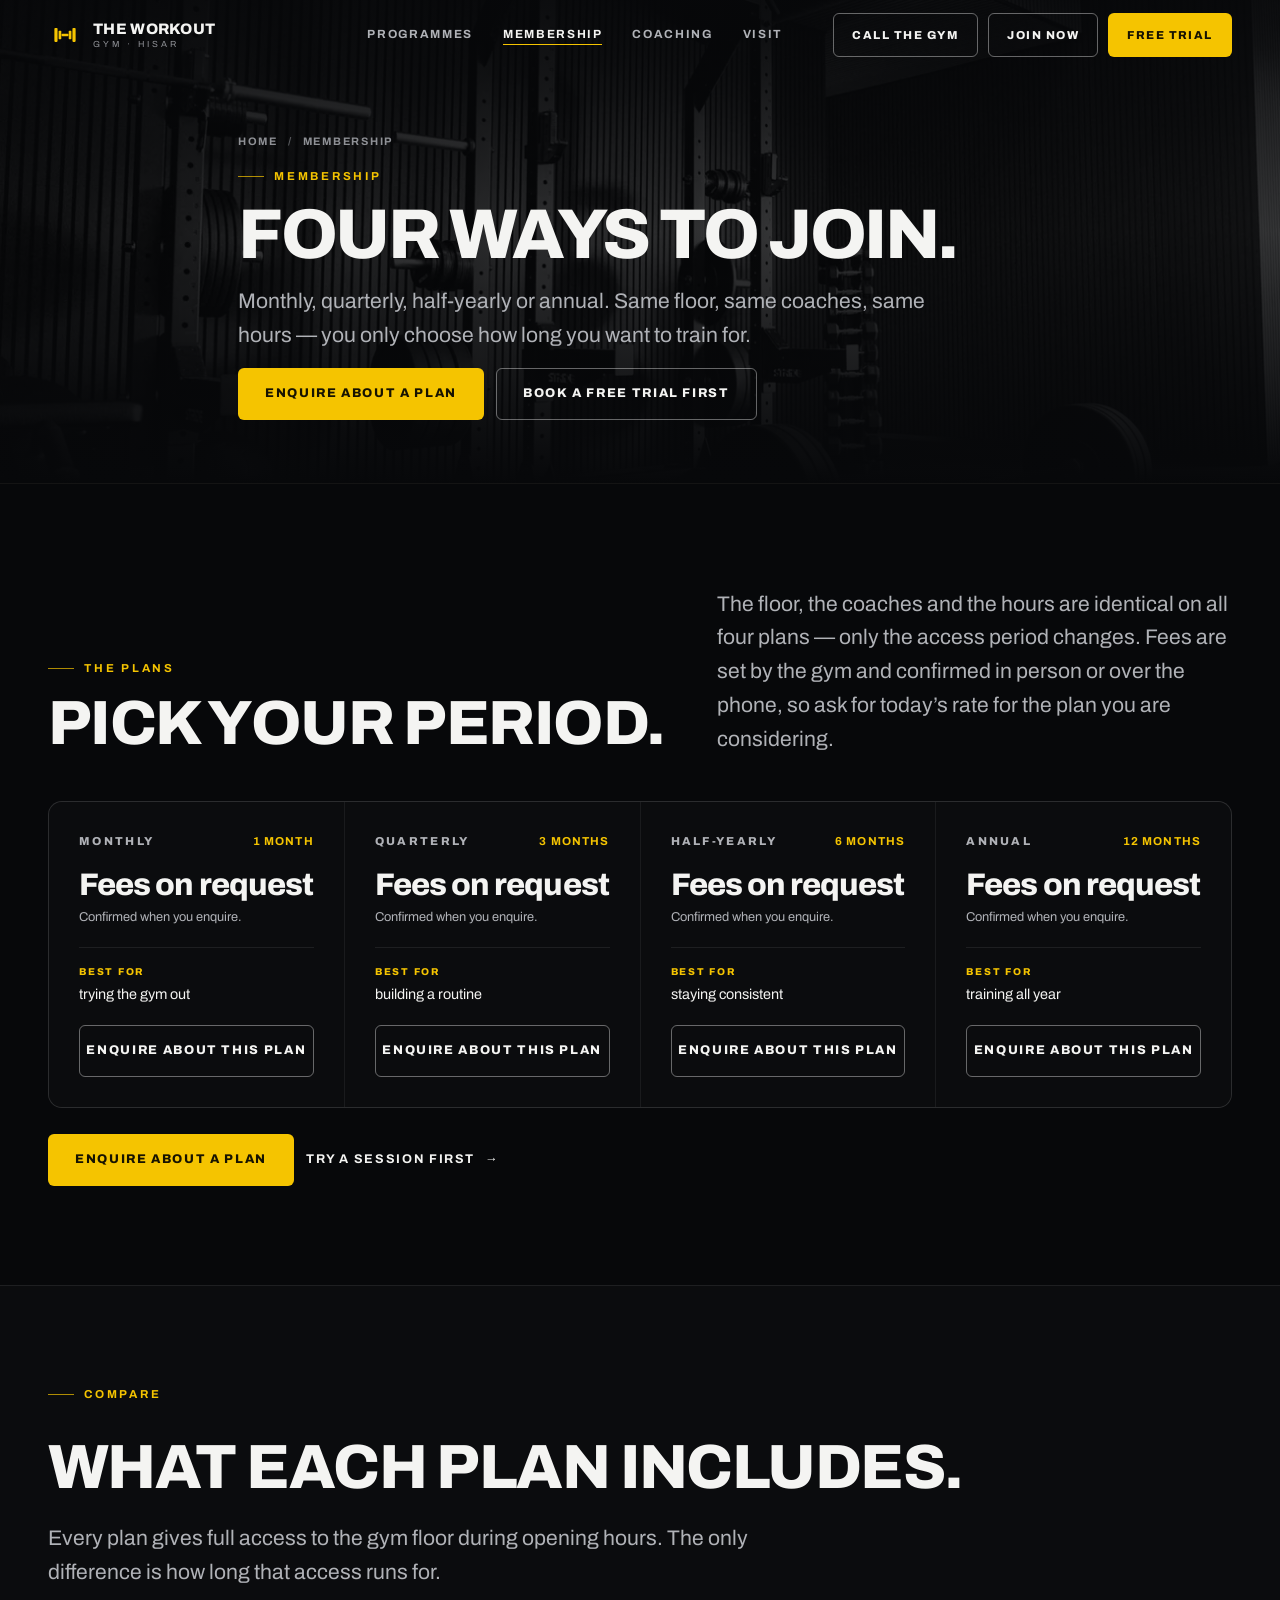
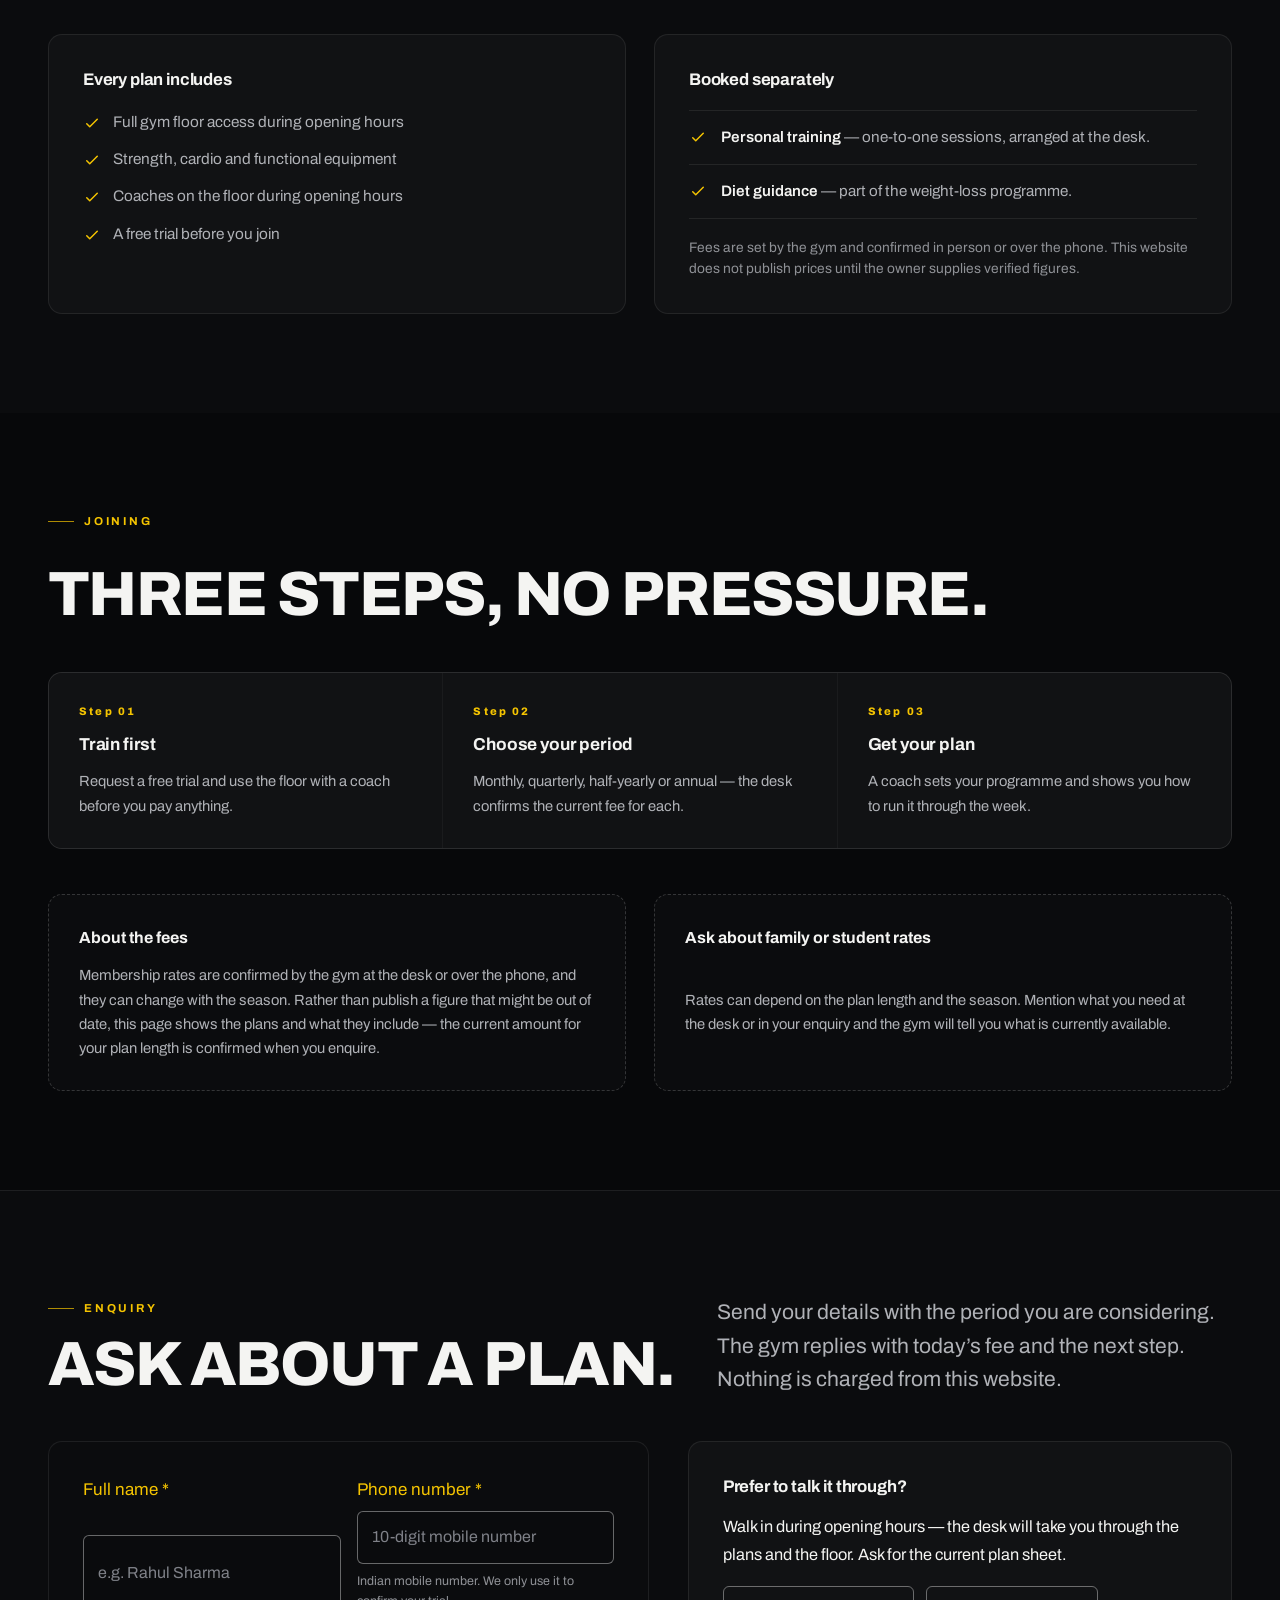
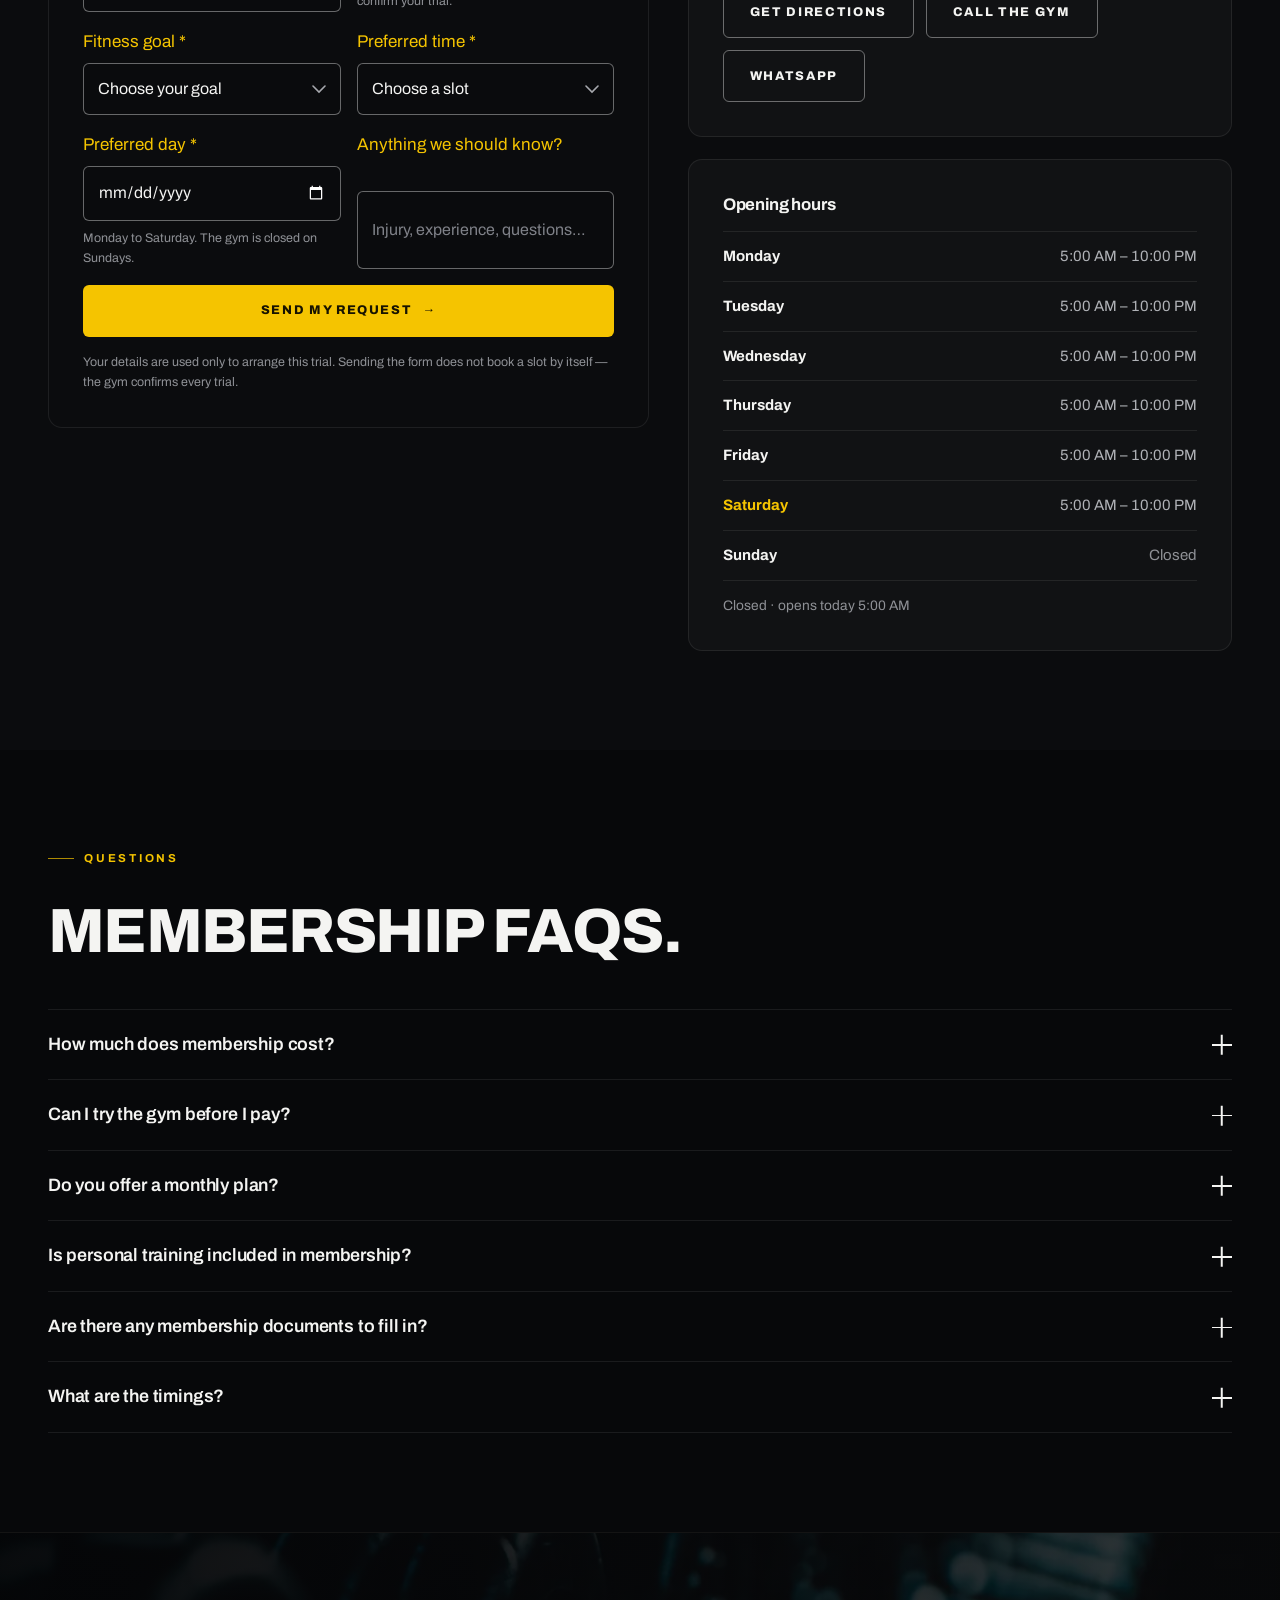
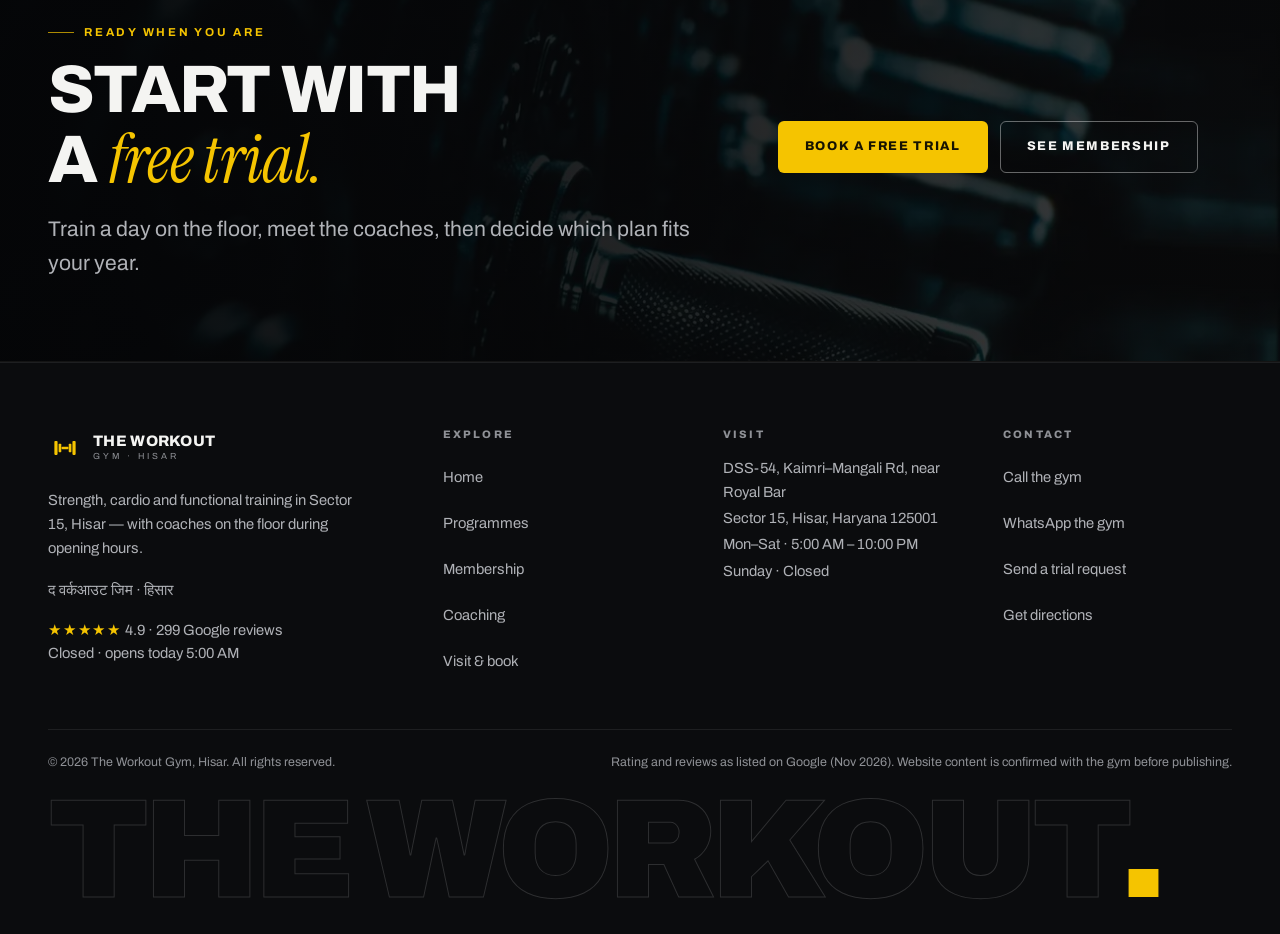
<file: membership.html>
<!doctype html>
<html lang="en-IN">
  <head>
    <meta charset="utf-8" />
    <meta name="viewport" content="width=device-width, initial-scale=1" />
    <script>
      /* Scripted, but content must never depend on a script that fails to
         arrive: if site.js has not booted in 1.5 s, reveal every section. */
      document.documentElement.classList.add("js");
      window.setTimeout(function () {
        if (!window.__lfRevealReady) {
          document.documentElement.classList.add("reveal-fallback");
        }
      }, 1500);
    </script>
    <title>Membership Plans in Hisar | Monthly, Quarterly, Half-yearly, Annual</title>
    <meta name="description" content="Monthly, quarterly, half-yearly and annual gym memberships at The Workout Gym, Sector 15, Hisar. Compare plans and ask about current fees." />
    <meta name="theme-color" content="#07080a" />
    <meta name="robots" content="index,follow" />
    <meta name="geo.region" content="IN-HR" />
    <meta name="geo.placename" content="Sector 15, Hisar, Haryana" />

    <meta property="og:type" content="website" />
    <meta property="og:site_name" content="The Workout Gym, Hisar" />
    <meta property="og:title" content="Membership plans at The Workout Gym, Hisar" />
    <meta property="og:description" content="Monthly, quarterly, half-yearly and annual plans with full floor access. Fees confirmed by the gym." />
    <meta property="og:image" content="og-image.jpg" />
    <meta property="og:image:width" content="1200" />
    <meta property="og:image:height" content="630" />
    <meta property="og:locale" content="en_IN" />
    <meta name="twitter:card" content="summary_large_image" />
    <meta name="twitter:title" content="Membership plans at The Workout Gym, Hisar" />
    <meta name="twitter:description" content="Monthly, quarterly, half-yearly and annual plans with full floor access. Fees confirmed by the gym." />
    <meta name="twitter:image" content="og-image.jpg" />

    <link rel="icon" href="favicon.svg" type="image/svg+xml" />
    <link rel="icon" href="favicon-32.png" sizes="32x32" type="image/png" />
    <link rel="apple-touch-icon" href="apple-touch-icon.png" />
    <link rel="manifest" href="site.webmanifest" />
    <link rel="preload" href="assets/fonts/archivo-latin.woff2" as="font" type="font/woff2" crossorigin />
    <link rel="stylesheet" href="assets/css/main.css" />
    <script type="application/ld+json">
      {
        "@context": "https://schema.org",
        "@type": "FAQPage",
        "mainEntity": [
          {
            "@type": "Question",
            "name": "How much does membership cost?",
            "acceptedAnswer": { "@type": "Answer", "text": "Fees are set by the gym and confirmed at the desk or over the phone. Ask for the current plan sheet for monthly, quarterly, half-yearly and annual rates." }
          },
          {
            "@type": "Question",
            "name": "Can I try the gym before I pay?",
            "acceptedAnswer": { "@type": "Answer", "text": "Yes. Request a free trial and train a session with a coach on the floor before paying anything." }
          },
          {
            "@type": "Question",
            "name": "What are the timings?",
            "acceptedAnswer": { "@type": "Answer", "text": "Monday to Saturday, 5:00 AM to 10:00 PM. The gym is closed on Sundays." }
          }
        ]
      }
    </script>
  </head>

  <body>
    <a class="skip-link" href="#main">Skip to content</a>
    <div class="progress" aria-hidden="true"><i data-progress></i></div>

    <noscript>
          <nav class="nojs-nav" aria-label="Pages">
            <div class="container nojs-nav__inner">
              <a href="index.html">Home</a>
              <a href="programmes.html">Programmes</a>
              <a href="membership.html">Membership</a>
              <a href="coaching.html">Coaching</a>
              <a href="contact.html">Visit &amp; book</a>
              <a class="nojs-nav__cta" href="contact.html#book">Book a free trial</a>
            </div>
          </nav>
    </noscript>

    <header class="site-header" data-header>
      <div class="container site-header__inner">
        <a class="logo" href="index.html" aria-label="The Workout Gym, Hisar — home">
          <svg class="logo__mark" viewBox="0 0 64 64" aria-hidden="true" focusable="false">
            <rect x="12" y="19" width="6" height="26" rx="1.5" fill="currentColor" />
            <rect x="20" y="24" width="5" height="16" rx="1.2" fill="currentColor" />
            <rect x="25.5" y="29.5" width="13" height="5" rx="1.5" fill="currentColor" />
            <rect x="39" y="24" width="5" height="16" rx="1.2" fill="currentColor" />
            <rect x="46" y="19" width="6" height="26" rx="1.5" fill="currentColor" />
          </svg>
          <span class="logo__type">
            <span class="logo__name">The Workout</span>
            <span class="logo__sub">Gym · Hisar</span>
          </span>
        </a>

        <nav class="nav" aria-label="Main navigation">
          <ul class="nav__list">
            <li><a class="nav__link" href="programmes.html">Programmes</a></li>
            <li><a class="nav__link" href="membership.html" aria-current="page">Membership</a></li>
            <li><a class="nav__link" href="coaching.html">Coaching</a></li>
            <li><a class="nav__link" href="contact.html">Visit</a></li>
          </ul>
        </nav>

        <div class="site-header__actions">
          <a class="btn btn--outline btn--sm" data-contact="call" hidden href="#">Call the gym</a>
          <a class="btn btn--outline btn--sm" href="membership.html#plans">Join now</a>
          <a class="btn btn--gold btn--sm" href="contact.html#book">Free trial</a>
        </div>

        <button class="nav-toggle" type="button" data-nav-toggle aria-expanded="false" aria-controls="drawer">
          <span class="nav-toggle__bars" aria-hidden="true"><i></i><i></i><i></i></span>
          Menu
        </button>
      </div>
    </header>
    <div class="drawer" id="drawer" data-drawer>
      <nav class="drawer__list" aria-label="Mobile navigation">
        <a href="index.html" class="drawer__link" style="--i: 0">Home <small>01</small></a>
        <a href="programmes.html" class="drawer__link" style="--i: 1">Programmes <small>02</small></a>
        <a href="membership.html" class="drawer__link" aria-current="page" style="--i: 2">Membership <small>03</small></a>
        <a href="coaching.html" class="drawer__link" style="--i: 3">Coaching <small>04</small></a>
        <a href="contact.html" class="drawer__link" style="--i: 4">Visit &amp; book <small>05</small></a>
      </nav>
      <div class="drawer__foot">
        <a class="btn btn--gold btn--block" href="contact.html#book">Book a free trial</a>
        <a class="btn btn--outline btn--block" href="membership.html#plans">Join now</a>
        <a class="btn btn--outline btn--block" data-contact="whatsapp" hidden href="#">WhatsApp the gym</a>
        <p class="drawer__meta">
          <span>Kaimri–Mangali Rd, Sector 15, Hisar</span>
          <span>Mon–Sat 5:00 AM – 10:00 PM · Sunday closed</span>
          <span data-open-status>Open now</span>
        </p>
      </div>
    </div>

    <main id="main">
      <section class="page-hero">
        <div class="page-hero__media" aria-hidden="true">
          <picture>
            <source type="image/webp" sizes="100vw" srcset="assets/img/lf_rack-800.webp 800w, assets/img/lf_rack-1300.webp 1300w, assets/img/lf_rack-1800.webp 1800w" />
            <img src="assets/img/lf_rack-1300.jpg" alt="" width="1800" height="1200" fetchpriority="high" decoding="async" />
          </picture>
        </div>
        <div class="page-hero__scrim" aria-hidden="true"></div>
        <div class="container page-hero__inner">
          <nav class="breadcrumb" aria-label="Breadcrumb">
            <a href="index.html">Home</a>
            <span aria-hidden="true">/</span>
            <span>Membership</span>
          </nav>
          <p class="eyebrow">Membership</p>
          <h1 class="h1">Four ways to join.</h1>
          <p class="lede">
            Monthly, quarterly, half-yearly or annual. Same floor, same coaches, same hours — you only
            choose how long you want to train for.
          </p>
          <div class="btns">
            <a class="btn btn--gold" href="#book">Enquire about a plan</a>
            <a class="btn btn--outline" href="contact.html#book">Book a free trial first</a>
          </div>
        </div>
      </section>

      <section class="section" id="plans">
        <div class="container">
          <div class="section-head section-head--split">
            <div class="rv">
              <p class="eyebrow">The plans</p>
              <h2 class="h2 mt-2">Pick your period.</h2>
            </div>
            <p class="lede rv" style="--d: 0.08s">
              The floor, the coaches and the hours are identical on all four plans — only the access
              period changes. Fees are set by the gym and confirmed in person or over the phone, so
              ask for today’s rate for the plan you are considering.
            </p>
          </div>

          <div class="plans">
            <article class="plan rv">
              <div class="plan__top">
                <span class="plan__name">Monthly</span>
                <span class="plan__period">1 month</span>
              </div>
              <p class="plan__price">
                <!-- EDIT: replace “Fees on request” with the gym's confirmed fee for the monthly plan. -->
                <b>Fees on request</b>
                <span>Confirmed when you enquire.</span>
              </p>
              <p class="plan__for"><span>Best for</span>trying the gym out</p>
              <div class="plan__foot">
                <a class="btn btn--outline btn--block" href="contact.html?plan=monthly#book">Enquire about this plan</a>
              </div>
            </article>
            <article class="plan rv" style="--d: 0.06s">
              <div class="plan__top">
                <span class="plan__name">Quarterly</span>
                <span class="plan__period">3 months</span>
              </div>
              <p class="plan__price">
                <!-- EDIT: replace “Fees on request” with the gym's confirmed fee for the quarterly plan. -->
                <b>Fees on request</b>
                <span>Confirmed when you enquire.</span>
              </p>
              <p class="plan__for"><span>Best for</span>building a routine</p>
              <div class="plan__foot">
                <a class="btn btn--outline btn--block" href="contact.html?plan=quarterly#book">Enquire about this plan</a>
              </div>
            </article>
            <article class="plan rv" style="--d: 0.12s">
              <div class="plan__top">
                <span class="plan__name">Half-yearly</span>
                <span class="plan__period">6 months</span>
              </div>
              <p class="plan__price">
                <!-- EDIT: replace “Fees on request” with the gym's confirmed fee for the half-yearly plan. -->
                <b>Fees on request</b>
                <span>Confirmed when you enquire.</span>
              </p>
              <p class="plan__for"><span>Best for</span>staying consistent</p>
              <div class="plan__foot">
                <a class="btn btn--outline btn--block" href="contact.html?plan=half-yearly#book">Enquire about this plan</a>
              </div>
            </article>
            <article class="plan rv" style="--d: 0.18s">
              <div class="plan__top">
                <span class="plan__name">Annual</span>
                <span class="plan__period">12 months</span>
              </div>
              <p class="plan__price">
                <!-- EDIT: replace “Fees on request” with the gym's confirmed fee for the annual plan. -->
                <b>Fees on request</b>
                <span>Confirmed when you enquire.</span>
              </p>
              <p class="plan__for"><span>Best for</span>training all year</p>
              <div class="plan__foot">
                <a class="btn btn--outline btn--block" href="contact.html?plan=annual#book">Enquire about this plan</a>
              </div>
            </article>
          </div>

          <div class="btns rv mt-4">
            <a class="btn btn--gold" href="#book">Enquire about a plan</a>
            <a class="link-arrow" href="contact.html#book">Try a session first <span aria-hidden="true">→</span></a>
          </div>
        </div>
      </section>

      <section class="section section--surface section--rule">
        <div class="container">
          <div class="section-head rv">
            <p class="eyebrow">Compare</p>
            <h2 class="h2 mt-2">What each plan includes.</h2>
            <p class="lede">
              Every plan gives full access to the gym floor during opening hours. The only difference
              is how long that access runs for.
            </p>
          </div>
          <div class="grid grid--2 rv">
            <div class="panel">
              <h3 class="subhead">Every plan includes</h3>
              <ul class="check-list mt-3">
                <li>
                  <svg viewBox="0 0 24 24" aria-hidden="true" fill="none" stroke="currentColor" stroke-width="2"><path d="M5 13l4 4L19 7" stroke-linecap="round" stroke-linejoin="round"/></svg>
                  <span>Full gym floor access during opening hours</span>
                </li>
                <li>
                  <svg viewBox="0 0 24 24" aria-hidden="true" fill="none" stroke="currentColor" stroke-width="2"><path d="M5 13l4 4L19 7" stroke-linecap="round" stroke-linejoin="round"/></svg>
                  <span>Strength, cardio and functional equipment</span>
                </li>
                <li>
                  <svg viewBox="0 0 24 24" aria-hidden="true" fill="none" stroke="currentColor" stroke-width="2"><path d="M5 13l4 4L19 7" stroke-linecap="round" stroke-linejoin="round"/></svg>
                  <span>Coaches on the floor during opening hours</span>
                </li>
                <li>
                  <svg viewBox="0 0 24 24" aria-hidden="true" fill="none" stroke="currentColor" stroke-width="2"><path d="M5 13l4 4L19 7" stroke-linecap="round" stroke-linejoin="round"/></svg>
                  <span>A free trial before you join</span>
                </li>
              </ul>
            </div>

            <div class="panel">
              <h3 class="subhead">Booked separately</h3>
              <ul class="fact-list mt-3">
                <li>
                  <svg viewBox="0 0 24 24" aria-hidden="true" fill="none" stroke="currentColor" stroke-width="2"><path d="M5 13l4 4L19 7" stroke-linecap="round" stroke-linejoin="round"/></svg>
                  <span><b>Personal training</b> — one-to-one sessions, arranged at the desk.</span>
                </li>
                <li>
                  <svg viewBox="0 0 24 24" aria-hidden="true" fill="none" stroke="currentColor" stroke-width="2"><path d="M5 13l4 4L19 7" stroke-linecap="round" stroke-linejoin="round"/></svg>
                  <span><b>Diet guidance</b> — part of the weight-loss programme.</span>
                </li>
              </ul>
              <p class="small mt-3">
                Fees are set by the gym and confirmed in person or over the phone. This website does
                not publish prices until the owner supplies verified figures.
              </p>
            </div>
          </div>
        </div>
      </section>

      <section class="section">
        <div class="container">
          <div class="section-head rv">
            <p class="eyebrow">Joining</p>
            <h2 class="h2 mt-2">Three steps, no pressure.</h2>
          </div>
          <ol class="steps">
            <li class="step rv">
              <span class="step__idx">Step 01</span>
              <h3>Train first</h3>
              <p>Request a free trial and use the floor with a coach before you pay anything.</p>
            </li>
            <li class="step rv">
              <span class="step__idx">Step 02</span>
              <h3>Choose your period</h3>
              <p>Monthly, quarterly, half-yearly or annual — the desk confirms the current fee for each.</p>
            </li>
            <li class="step rv">
              <span class="step__idx">Step 03</span>
              <h3>Get your plan</h3>
              <p>A coach sets your programme and shows you how to run it through the week.</p>
            </li>
          </ol>

          <div class="grid grid--2 mt-5">
            <div class="note-panel rv">
              <h3>About the fees</h3>
              <p>
                Membership rates are confirmed by the gym at the desk or over the phone, and they can
                change with the season. Rather than publish a figure that might be out of date, this
                page shows the plans and what they include — the current amount for your plan length
                is confirmed when you enquire.
              </p>
            </div>
            <div class="note-panel rv" style="--d: 0.06s">
              <h3>Ask about family or student rates</h3>
              <p>
                Rates can depend on the plan length and the season. Mention what you need at the desk
                or in your enquiry and the gym will tell you what is currently available.
              </p>
            </div>
          </div>
        </div>
      </section>

      <section class="section section--surface section--rule" id="book">
        <div class="container">
          <div class="section-head section-head--split">
            <div class="rv">
              <p class="eyebrow">Enquiry</p>
              <h2 class="h2 mt-2">Ask about a plan.</h2>
            </div>
            <p class="lede rv" style="--d: 0.08s">
              Send your details with the period you are considering. The gym replies with today’s fee
              and the next step. Nothing is charged from this website.
            </p>
          </div>

          <div class="booking">
            <div class="panel panel--form rv">
              <form class="form" data-form novalidate>
                <div class="form__row form__row--2">
                  <div class="field">
                    <label for="name">Full name <span class="req" aria-hidden="true">*</span></label>
                    <input id="name" name="name" type="text" autocomplete="name" data-label="Name" required placeholder="e.g. Rahul Sharma" />
                    <p class="field__error" role="alert" hidden></p>
                  </div>
                  <div class="field">
                    <label for="phone">Phone number <span class="req" aria-hidden="true">*</span></label>
                    <input id="phone" name="phone" type="tel" inputmode="tel" autocomplete="tel" data-label="Phone" data-rule="phone" required placeholder="10-digit mobile number" />
                    <p class="field__hint">Indian mobile number. We only use it to confirm your trial.</p>
                    <p class="field__error" role="alert" hidden></p>
                  </div>
                </div>

                <div class="form__row form__row--2">
                  <div class="field">
                    <label for="goal">Fitness goal <span class="req" aria-hidden="true">*</span></label>
                    <select id="goal" name="goal" data-label="Goal" required>
                      <option value="">Choose your goal</option>
                      <option>Weight loss</option>
                      <option>Muscle building</option>
                      <option>Strength training</option>
                      <option>Personal training</option>
                      <option>General fitness</option>
                      <option>Not sure yet</option>
                    </select>
                    <p class="field__error" role="alert" hidden></p>
                  </div>
                  <div class="field">
                    <label for="time">Preferred time <span class="req" aria-hidden="true">*</span></label>
                    <select id="time" name="time" data-label="Preferred time" required>
                      <option value="">Choose a slot</option>
                      <option>Morning · 5:00 – 10:00 AM</option>
                      <option>Midday · 10:00 AM – 4:00 PM</option>
                      <option>Evening · 4:00 – 10:00 PM</option>
                    </select>
                    <p class="field__error" role="alert" hidden></p>
                  </div>
                </div>

                <div class="form__row form__row--2">
                  <div class="field">
                    <label for="date">Preferred day <span class="req" aria-hidden="true">*</span></label>
                    <input id="date" name="date" type="date" data-label="Preferred day" required />
                    <p class="field__hint">Monday to Saturday. The gym is closed on Sundays.</p>
                    <p class="field__error" role="alert" hidden></p>
                  </div>
                  <div class="field">
                    <label for="note">Anything we should know?</label>
                    <input id="note" name="note" type="text" data-label="Note" placeholder="Injury, experience, questions…" />
                    <p class="field__error" role="alert" hidden></p>
                  </div>
                </div>

                <input class="hp" type="text" name="company" tabindex="-1" autocomplete="off" aria-hidden="true" />
                <button class="btn btn--gold" type="submit" data-label="Send my request">
                  <span data-submit-text>Send my request</span>
                  <span aria-hidden="true">→</span>
                </button>
                <p class="form__note">
                  Your details are used only to arrange this trial. Sending the form does not book a
                  slot by itself — the gym confirms every trial.
                </p>
                <p class="form__note" data-form-opened-note hidden>
                  Instant WhatsApp is not connected yet: this site has no gym phone number on file.
                  The form will prepare your request so you can share it with the gym and confirm your
                  slot.
                </p>
                <noscript>
                <p class="form__note">
                  JavaScript is off, so this form cannot prepare a request. The address, hours and
                  map are still on the <a href="contact.html">visit page</a>.
                </p>
              </noscript>
              <div class="status" data-form-status role="status" aria-live="polite" hidden></div>
              </form>
            </div>
            <div class="rv stack-4" style="--d: 0.08s">
              <div class="panel">
                <h3 class="subhead">Prefer to talk it through?</h3>
                <p class="info-value mt-2">
                  Walk in during opening hours — the desk will take you through the plans and the
                  floor. Ask for the current plan sheet.
                </p>
                <div class="btns mt-3">
                  <a class="btn btn--outline" href="https://www.google.com/maps/dir/?api=1&amp;destination=29.134891,75.720263" target="_blank" rel="noopener">Get directions</a>
                  <a class="btn btn--outline" data-contact="call" hidden href="#">Call the gym</a>
                  <a class="btn btn--outline" data-contact="whatsapp" hidden href="#">WhatsApp</a>
                </div>
              </div>
              <div class="panel">
                <h3 class="subhead">Opening hours</h3>
                <div class="hours mt-2">
                  <div class="hours__row" data-hours-row data-day="mon"><b>Monday</b><span>5:00 AM – 10:00 PM <span class="hours__badge" data-today-badge hidden>Today</span></span></div>
                  <div class="hours__row" data-hours-row data-day="tue"><b>Tuesday</b><span>5:00 AM – 10:00 PM</span></div>
                  <div class="hours__row" data-hours-row data-day="wed"><b>Wednesday</b><span>5:00 AM – 10:00 PM</span></div>
                  <div class="hours__row" data-hours-row data-day="thu"><b>Thursday</b><span>5:00 AM – 10:00 PM</span></div>
                  <div class="hours__row" data-hours-row data-day="fri"><b>Friday</b><span>5:00 AM – 10:00 PM</span></div>
                  <div class="hours__row" data-hours-row data-day="sat"><b>Saturday</b><span>5:00 AM – 10:00 PM</span></div>
                  <div class="hours__row is-closed" data-hours-row data-day="sun"><b>Sunday</b><span>Closed</span></div>
                </div>
                <p data-open-status class="small mt-2">Open now</p>
              </div>
            </div>
          </div>
        </div>
      </section>

      <section class="section">
        <div class="container">
          <div class="section-head rv">
            <p class="eyebrow">Questions</p>
            <h2 class="h2 mt-2">Membership FAQs.</h2>
          </div>
          <div class="faq rv">
            <details>
              <summary>How much does membership cost? <span class="faq__icon" aria-hidden="true"></span></summary>
              <div class="faq__body">
Fees are set by the gym and confirmed at the desk or over the phone. Ask for the current
                plan sheet when you visit, or send a request and the team will tell you today’s rates
                for monthly, quarterly, half-yearly and annual plans.
              </div>
            </details>
            <details>
              <summary>Can I try the gym before I pay? <span class="faq__icon" aria-hidden="true"></span></summary>
              <div class="faq__body">
Yes — request a free trial and train a session with the coach on the floor. Nothing is
                charged and nothing is booked until the gym confirms your slot.
              </div>
            </details>
            <details>
              <summary>Do you offer a monthly plan? <span class="faq__icon" aria-hidden="true"></span></summary>
              <div class="faq__body">
Yes. Monthly, quarterly, half-yearly and annual plans are listed above. The longer plans simply
                give you a longer access period — the gym confirms which one makes sense for you.
              </div>
            </details>
            <details>
              <summary>Is personal training included in membership? <span class="faq__icon" aria-hidden="true"></span></summary>
              <div class="faq__body">
Personal training is a separate service booked with a coach, so it is not included in the
                plan fees. Ask at the desk for coach availability and charges.
              </div>
            </details>
            <details>
              <summary>Are there any membership documents to fill in? <span class="faq__icon" aria-hidden="true"></span></summary>
              <div class="faq__body">
The gym will take your basic details at the desk when you join. Bring an ID and a mobile
                number you answer — everything else is done in person.
              </div>
            </details>
            <details>
              <summary>What are the timings? <span class="faq__icon" aria-hidden="true"></span></summary>
              <div class="faq__body">
Monday to Saturday, 5:00 AM – 10:00 PM. The gym is closed on Sundays.
              </div>
            </details>
          </div>
        </div>
      </section>

      <section class="cta-band">
        <div class="cta-band__media" aria-hidden="true">
          <picture>
            <source type="image/webp" sizes="100vw" srcset="assets/img/lf_dumbbells-800.webp 800w, assets/img/lf_dumbbells-1300.webp 1300w, assets/img/lf_dumbbells-1800.webp 1800w" />
            <img src="assets/img/lf_dumbbells-1300.jpg" alt="" width="1300" height="841" loading="lazy" decoding="async" />
          </picture>
        </div>
        <div class="cta-band__scrim" aria-hidden="true"></div>
        <div class="container cta-band__inner">
          <div class="rv">
            <p class="eyebrow">Ready when you are</p>
            <h2 class="h2 cta-band__title mt-2">
              Start with a <span class="serif gold">free trial.</span>
            </h2>
            <p class="lede mt-3">Train a day on the floor, meet the coaches, then decide which plan fits your year.</p>
          </div>
          <div class="btns rv" style="--d: 0.08s">
            <a class="btn btn--gold" href="contact.html#book">Book a free trial</a>
            <a class="btn btn--outline" href="membership.html">See membership</a>
          </div>
        </div>
      </section>
    </main>

    <footer class="site-footer">
      <div class="container">
        <div class="footer-grid">
          <div class="footer-brand">
            <a class="logo" href="index.html" aria-label="The Workout Gym, Hisar — home">
              <svg class="logo__mark" viewBox="0 0 64 64" aria-hidden="true" focusable="false">
            <rect x="12" y="19" width="6" height="26" rx="1.5" fill="currentColor" />
            <rect x="20" y="24" width="5" height="16" rx="1.2" fill="currentColor" />
            <rect x="25.5" y="29.5" width="13" height="5" rx="1.5" fill="currentColor" />
            <rect x="39" y="24" width="5" height="16" rx="1.2" fill="currentColor" />
            <rect x="46" y="19" width="6" height="26" rx="1.5" fill="currentColor" />
          </svg>
              <span class="logo__type">
                <span class="logo__name">The Workout</span>
                <span class="logo__sub">Gym · Hisar</span>
              </span>
            </a>
            <p>
              Strength, cardio and functional training in Sector 15, Hisar — with coaches on the floor during opening hours.
            </p>
            <p class="small" lang="hi">द वर्कआउट जिम · हिसार</p>
            <p class="small">
              <span class="stars" aria-hidden="true">★★★★★</span> 4.9 · 299 Google reviews<br />
              <span data-open-status>Open now</span>
            </p>
          </div>

          <div class="footer-col">
            <h2>Explore</h2>
            <ul>
              <li><a href="index.html">Home</a></li>
              <li><a href="programmes.html">Programmes</a></li>
              <li><a href="membership.html">Membership</a></li>
              <li><a href="coaching.html">Coaching</a></li>
              <li><a href="contact.html">Visit &amp; book</a></li>
            </ul>
          </div>

          <div class="footer-col">
            <h2>Visit</h2>
            <ul>
              <li>DSS-54, Kaimri–Mangali Rd, near Royal Bar</li>
              <li>Sector 15, Hisar, Haryana 125001</li>
              <li>Mon–Sat · 5:00 AM – 10:00 PM</li>
              <li>Sunday · Closed</li>
            </ul>
          </div>

          <div class="footer-col">
            <h2>Contact</h2>
            <ul>
              <li><a data-contact="call" hidden href="#">Call the gym</a></li>
              <li><a data-contact="whatsapp" hidden href="#">WhatsApp the gym</a></li>
              <li><a href="contact.html#book">Send a trial request</a></li>
              <li><a href="https://www.google.com/maps/dir/?api=1&amp;destination=29.134891,75.720263" target="_blank" rel="noopener">Get directions</a></li>
            </ul>
          </div>
        </div>

        <div class="footer-meta">
          <p>© <span data-year>2026</span> The Workout Gym, Hisar. All rights reserved.</p>
          <p>Rating and reviews as listed on Google (Nov 2026). Website content is confirmed with the gym before publishing.</p>
        </div>
      </div>
      <div class="footer-wordmark" aria-hidden="true">The Workout<span>.</span></div>
    </footer>
    <div class="actionbar" data-actionbar>
      <a class="btn btn--gold" href="contact.html#book">Free trial</a>
      <a class="btn btn--outline" data-contact="whatsapp" hidden href="#">WhatsApp</a>
      <a class="btn btn--outline" href="https://www.google.com/maps/dir/?api=1&amp;destination=29.134891,75.720263" target="_blank" rel="noopener">Directions</a>
    </div>

    <script src="assets/js/business.js" defer></script>
    <script src="assets/js/site.js" defer></script>
  </body>
</html>
</file>
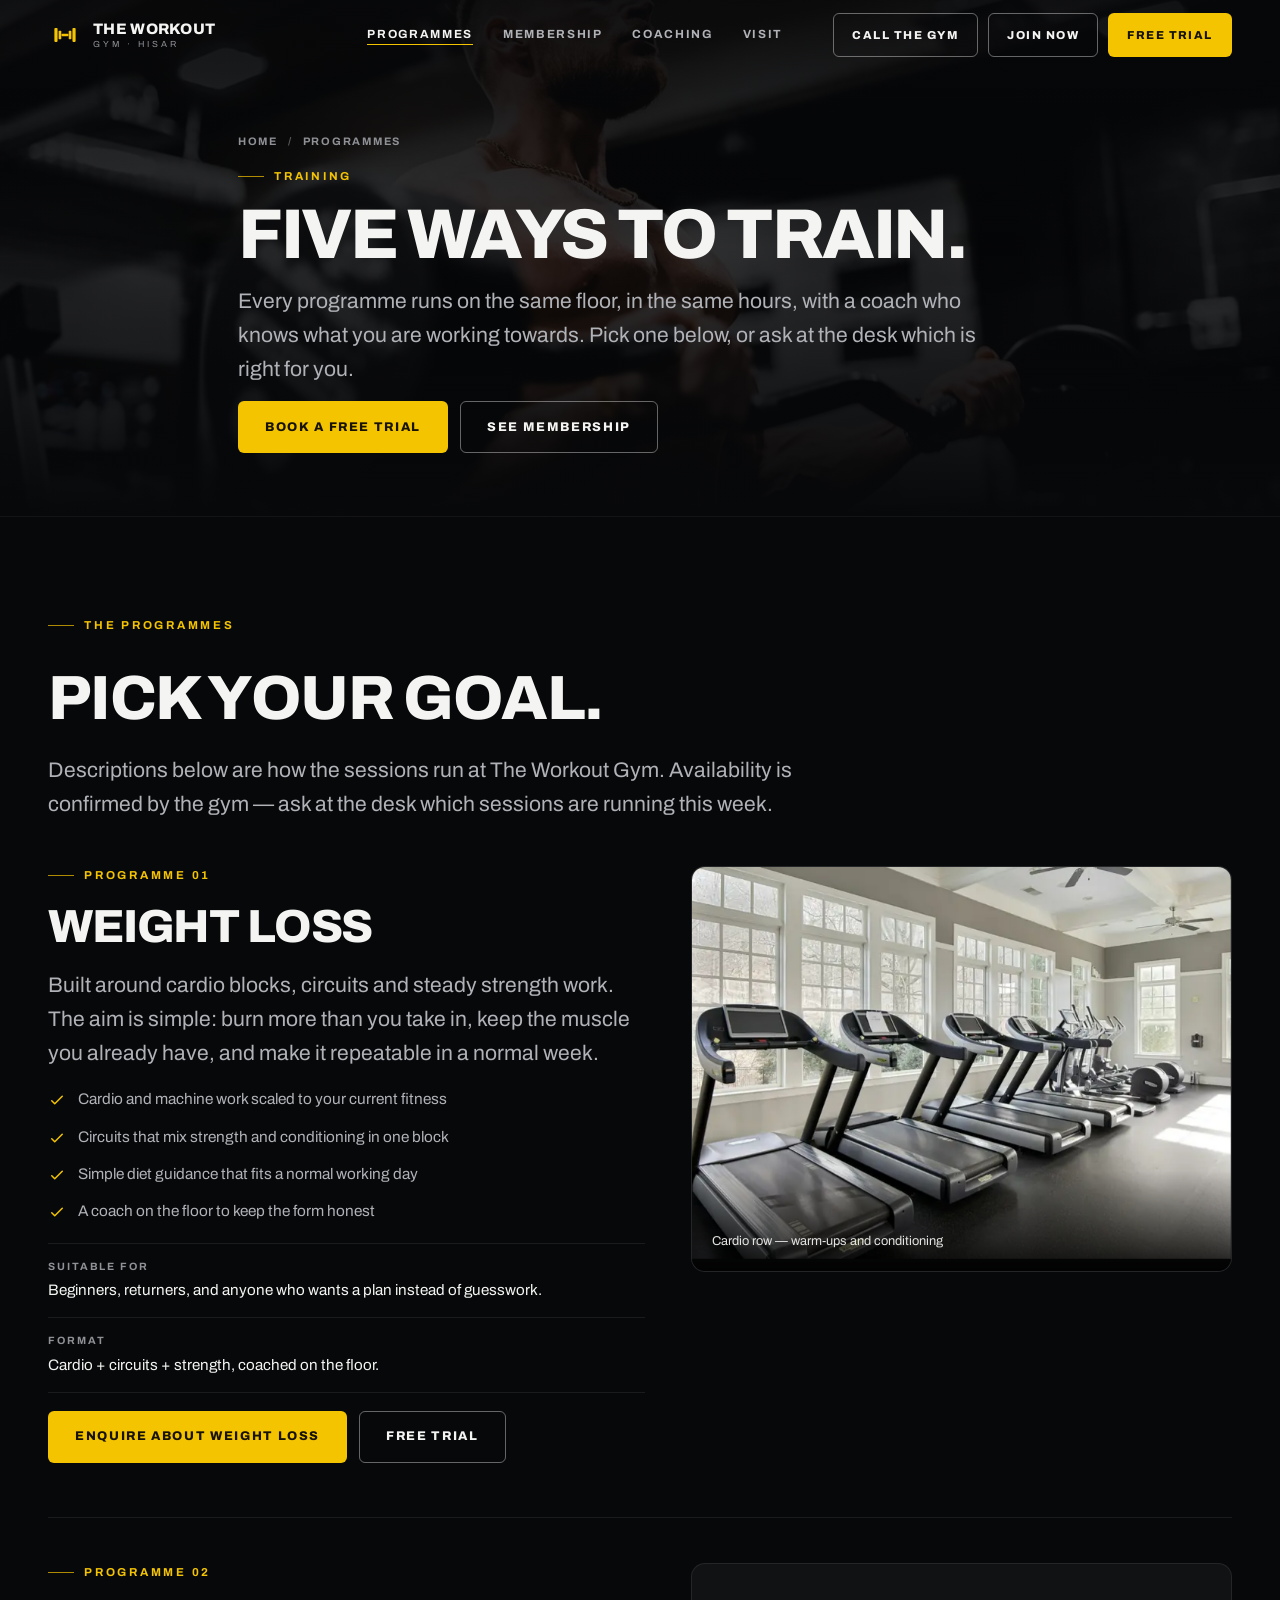
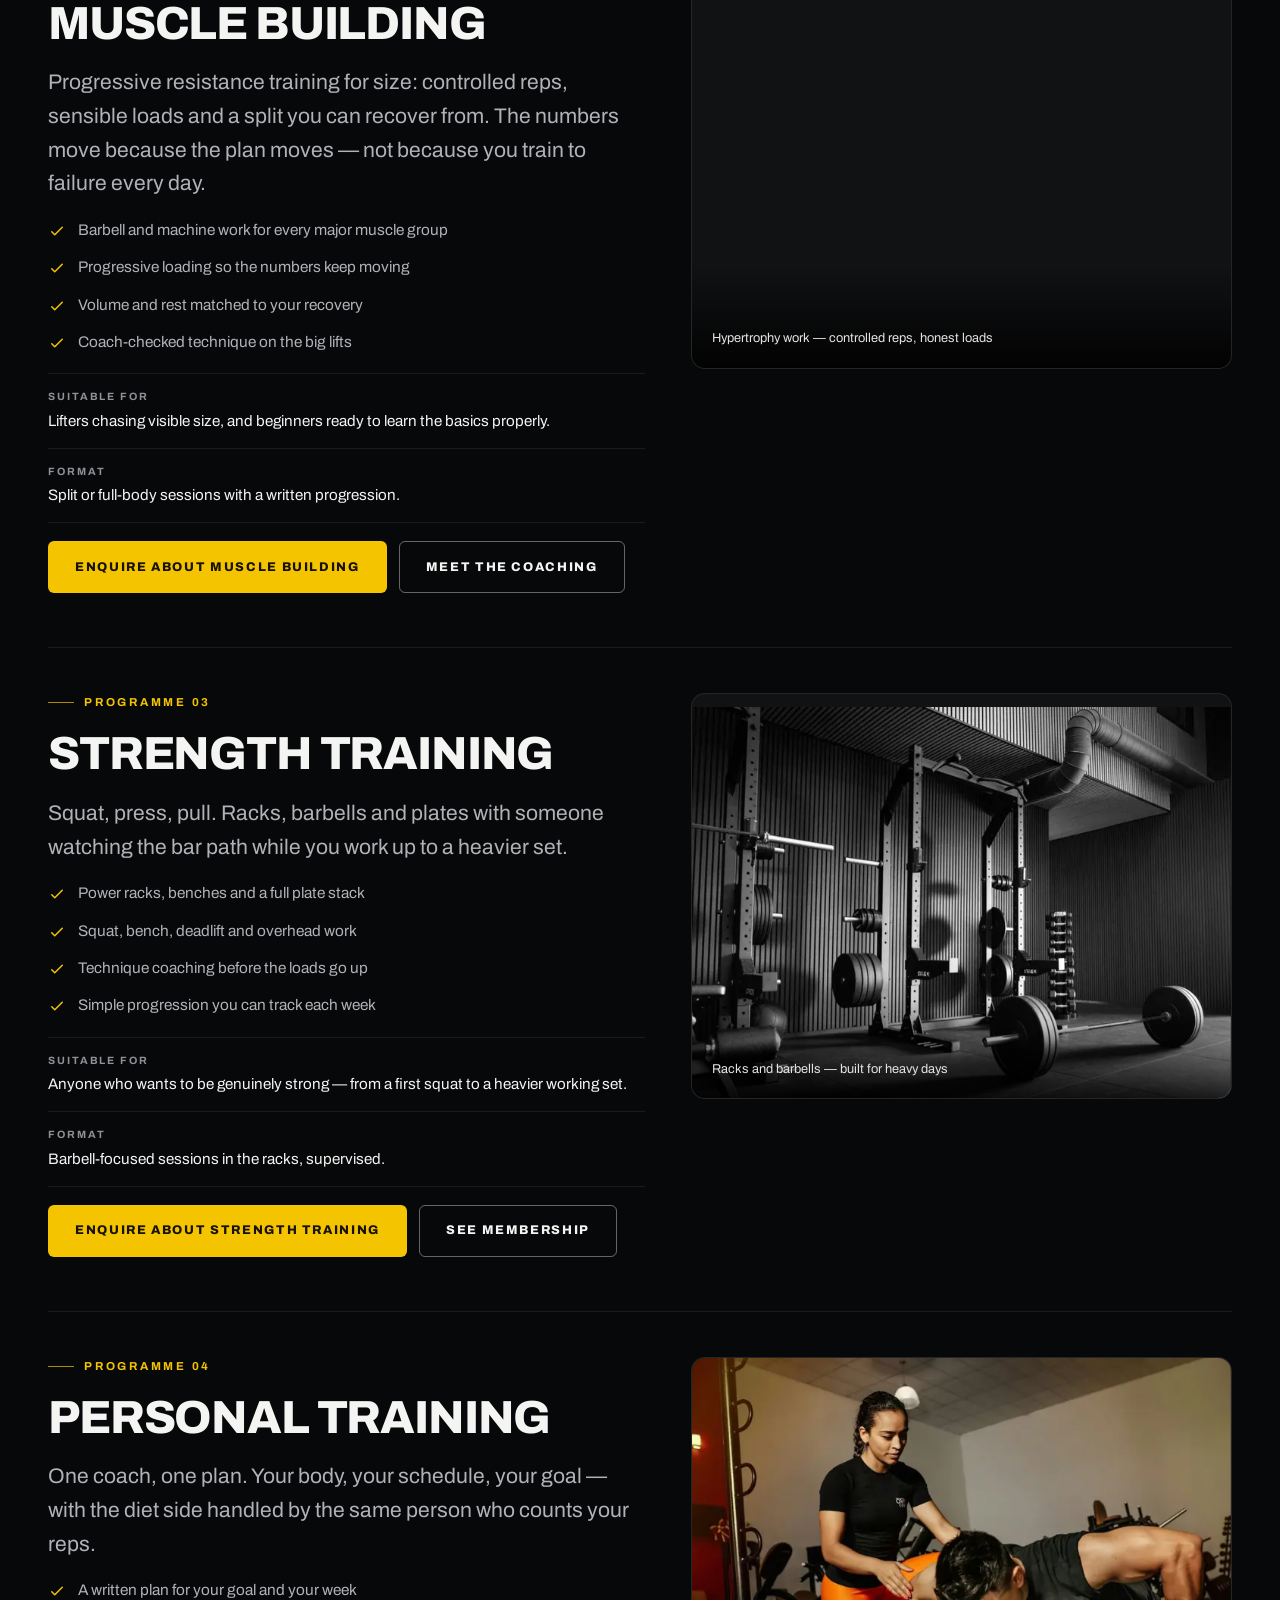
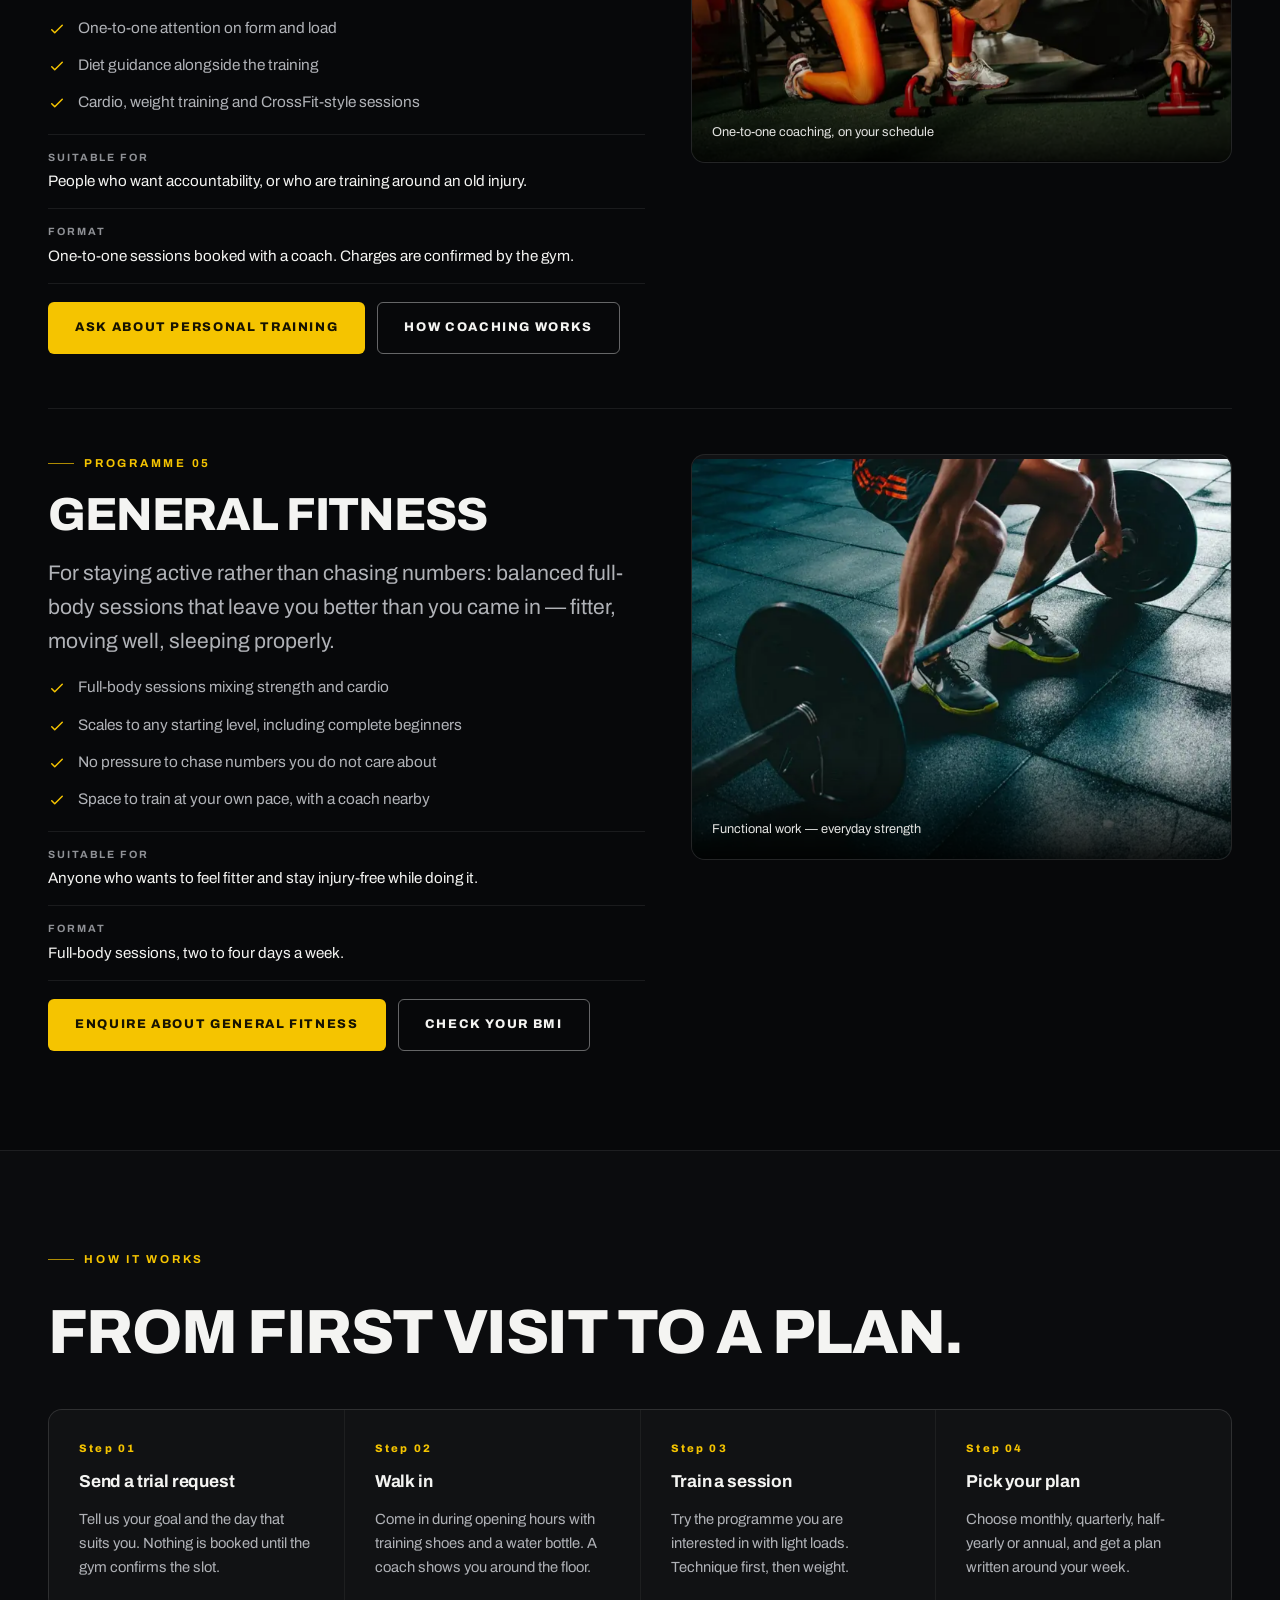
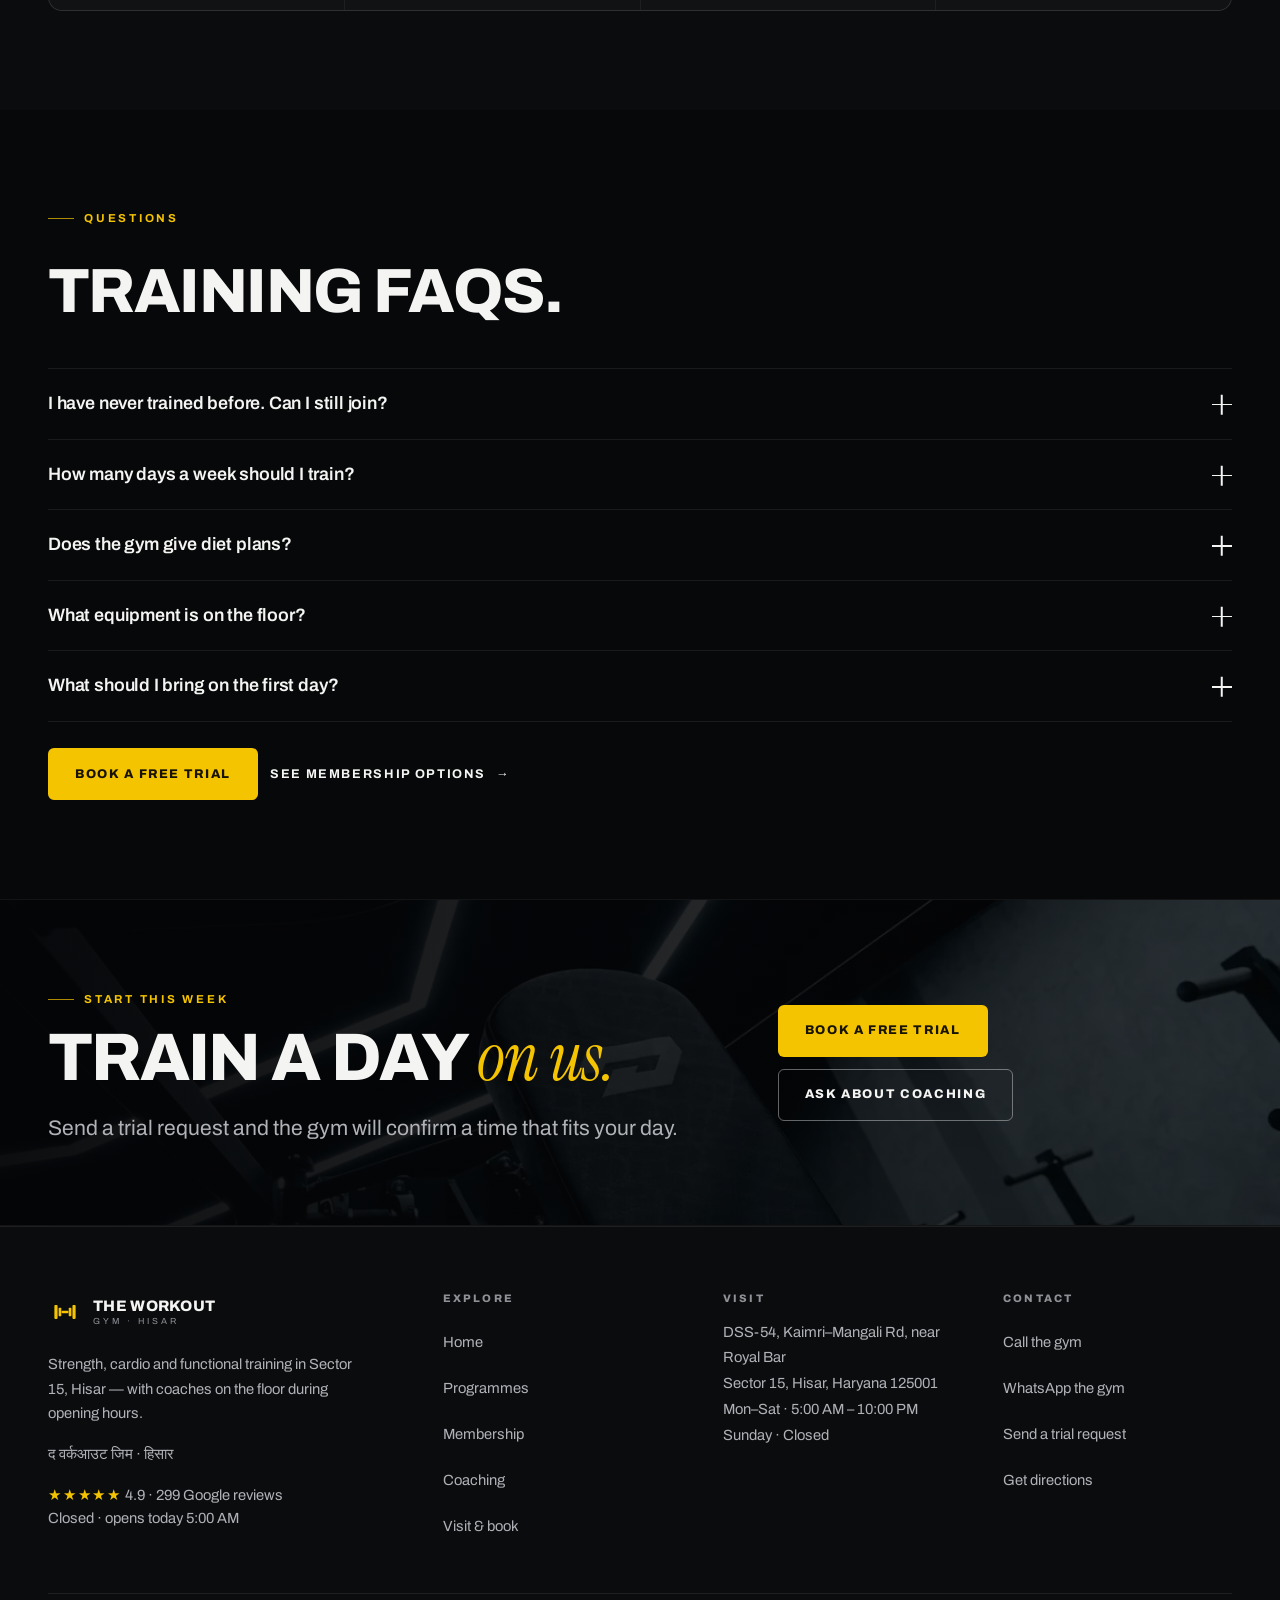
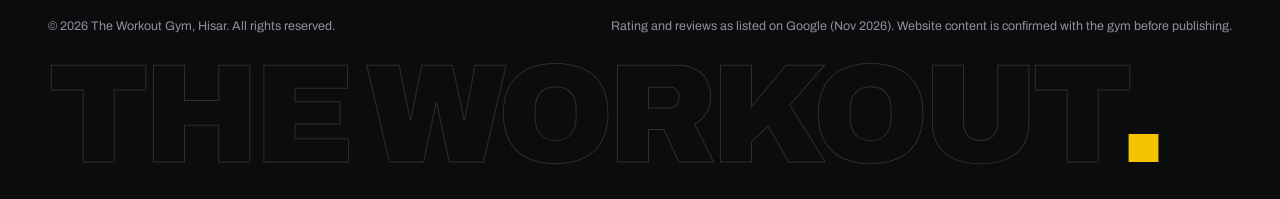
<file: programmes.html>
<!doctype html>
<html lang="en-IN">
  <head>
    <meta charset="utf-8" />
    <meta name="viewport" content="width=device-width, initial-scale=1" />
    <script>
      /* Scripted, but content must never depend on a script that fails to
         arrive: if site.js has not booted in 1.5 s, reveal every section. */
      document.documentElement.classList.add("js");
      window.setTimeout(function () {
        if (!window.__lfRevealReady) {
          document.documentElement.classList.add("reveal-fallback");
        }
      }, 1500);
    </script>
    <title>Training Programmes in Hisar | Weight Loss, Muscle, Strength &amp; PT</title>
    <meta
      name="description"
      content="Weight loss, muscle building, strength training, personal training and general fitness at The Workout Gym, Sector 15, Hisar. Book a free trial."
    />
    <meta name="theme-color" content="#07080a" />
    <meta name="robots" content="index,follow" />
    <meta name="geo.region" content="IN-HR" />
    <meta name="geo.placename" content="Sector 15, Hisar, Haryana" />

    <meta property="og:type" content="website" />
    <meta property="og:site_name" content="The Workout Gym, Hisar" />
    <meta property="og:title" content="Training programmes at The Workout Gym, Hisar" />
    <meta
      property="og:description"
      content="Weight loss, muscle building, strength training, personal training and general fitness — coach-led on the floor at The Workout Gym, Sector 15, Hisar."
    />
    <meta property="og:image" content="og-image.jpg" />
    <meta property="og:image:width" content="1200" />
    <meta property="og:image:height" content="630" />
    <meta property="og:locale" content="en_IN" />
    <meta name="twitter:card" content="summary_large_image" />
    <meta name="twitter:title" content="Training programmes at The Workout Gym, Hisar" />
    <meta name="twitter:description" content="Five coach-led ways to train in Sector 15, Hisar. Book a free trial." />
    <meta name="twitter:image" content="og-image.jpg" />

    <link rel="icon" href="favicon.svg" type="image/svg+xml" />
    <link rel="icon" href="favicon-32.png" sizes="32x32" type="image/png" />
    <link rel="apple-touch-icon" href="apple-touch-icon.png" />
    <link rel="manifest" href="site.webmanifest" />
    <link rel="preload" href="assets/fonts/archivo-latin.woff2" as="font" type="font/woff2" crossorigin />
    <link rel="stylesheet" href="assets/css/main.css" />

    <script type="application/ld+json">
      {
        "@context": "https://schema.org",
        "@type": "ItemList",
        "name": "Training programmes at The Workout Gym, Hisar",
        "itemListElement": [
          { "@type": "ListItem", "position": 1, "name": "Weight loss", "description": "Cardio, circuits and simple diet guidance for fat loss." },
          { "@type": "ListItem", "position": 2, "name": "Muscle building", "description": "Progressive hypertrophy training built around the main lifts." },
          { "@type": "ListItem", "position": 3, "name": "Strength training", "description": "Barbell work in racks with technique coaching." },
          { "@type": "ListItem", "position": 4, "name": "Personal training", "description": "One-to-one coaching with a written plan and diet guidance." },
          { "@type": "ListItem", "position": 5, "name": "General fitness", "description": "Balanced full-body sessions for everyday fitness." }
        ]
      }
    </script>
  </head>

  <body>
    <a class="skip-link" href="#main">Skip to content</a>
    <div class="progress" aria-hidden="true"><i data-progress></i></div>

    <noscript>
          <nav class="nojs-nav" aria-label="Pages">
            <div class="container nojs-nav__inner">
              <a href="index.html">Home</a>
              <a href="programmes.html">Programmes</a>
              <a href="membership.html">Membership</a>
              <a href="coaching.html">Coaching</a>
              <a href="contact.html">Visit &amp; book</a>
              <a class="nojs-nav__cta" href="contact.html#book">Book a free trial</a>
            </div>
          </nav>
    </noscript>

    <header class="site-header" data-header>
      <div class="container site-header__inner">
        <a class="logo" href="index.html" aria-label="The Workout Gym, Hisar — home">
          <svg class="logo__mark" viewBox="0 0 64 64" aria-hidden="true" focusable="false">
            <rect x="12" y="19" width="6" height="26" rx="1.5" fill="currentColor" />
            <rect x="20" y="24" width="5" height="16" rx="1.2" fill="currentColor" />
            <rect x="25.5" y="29.5" width="13" height="5" rx="1.5" fill="currentColor" />
            <rect x="39" y="24" width="5" height="16" rx="1.2" fill="currentColor" />
            <rect x="46" y="19" width="6" height="26" rx="1.5" fill="currentColor" />
          </svg>
          <span class="logo__type">
            <span class="logo__name">The Workout</span>
            <span class="logo__sub">Gym · Hisar</span>
          </span>
        </a>

        <nav class="nav" aria-label="Main navigation">
          <ul class="nav__list">
            <li><a class="nav__link" href="programmes.html" aria-current="page">Programmes</a></li>
            <li><a class="nav__link" href="membership.html">Membership</a></li>
            <li><a class="nav__link" href="coaching.html">Coaching</a></li>
            <li><a class="nav__link" href="contact.html">Visit</a></li>
          </ul>
        </nav>

        <div class="site-header__actions">
          <a class="btn btn--outline btn--sm" data-contact="call" hidden href="#">Call the gym</a>
          <a class="btn btn--outline btn--sm" href="membership.html#plans">Join now</a>
          <a class="btn btn--gold btn--sm" href="contact.html#book">Free trial</a>
        </div>

        <button class="nav-toggle" type="button" data-nav-toggle aria-expanded="false" aria-controls="drawer">
          <span class="nav-toggle__bars" aria-hidden="true"><i></i><i></i><i></i></span>
          Menu
        </button>
      </div>
    </header>

    <div class="drawer" id="drawer" data-drawer>
      <nav class="drawer__list" aria-label="Mobile navigation">
        <a href="index.html" class="drawer__link" style="--i: 0">Home <small>01</small></a>
        <a href="programmes.html" class="drawer__link" aria-current="page" style="--i: 1">Programmes <small>02</small></a>
        <a href="membership.html" class="drawer__link" style="--i: 2">Membership <small>03</small></a>
        <a href="coaching.html" class="drawer__link" style="--i: 3">Coaching <small>04</small></a>
        <a href="contact.html" class="drawer__link" style="--i: 4">Visit &amp; book <small>05</small></a>
      </nav>
      <div class="drawer__foot">
        <a class="btn btn--gold btn--block" href="contact.html#book">Book a free trial</a>
        <a class="btn btn--outline btn--block" href="membership.html#plans">Join now</a>
        <a class="btn btn--outline btn--block" data-contact="whatsapp" hidden href="#">WhatsApp the gym</a>
        <p class="drawer__meta">
          <span>Kaimri–Mangali Rd, Sector 15, Hisar</span>
          <span>Mon–Sat 5:00 AM – 10:00 PM · Sunday closed</span>
          <span data-open-status>Open now</span>
        </p>
      </div>
    </div>

    <main id="main">
      <section class="page-hero">
        <div class="page-hero__media" aria-hidden="true">
          <picture>
            <source type="image/webp" sizes="100vw" srcset="assets/img/lf_prog_strength-800.webp 800w, assets/img/lf_prog_strength-1300.webp 1300w, assets/img/lf_prog_strength-1800.webp 1800w" />
            <img src="assets/img/lf_prog_strength-1300.jpg" alt="" width="1800" height="1200" fetchpriority="high" decoding="async" />
          </picture>
        </div>
        <div class="page-hero__scrim" aria-hidden="true"></div>
        <div class="container page-hero__inner">
          <nav class="breadcrumb" aria-label="Breadcrumb">
            <a href="index.html">Home</a>
            <span aria-hidden="true">/</span>
            <span>Programmes</span>
          </nav>
          <p class="eyebrow">Training</p>
          <h1 class="h1">Five ways to train.</h1>
          <p class="lede">
            Every programme runs on the same floor, in the same hours, with a coach who knows what
            you are working towards. Pick one below, or ask at the desk which is right for you.
          </p>
          <div class="btns">
            <a class="btn btn--gold" href="contact.html#book">Book a free trial</a>
            <a class="btn btn--outline" href="membership.html">See membership</a>
          </div>
        </div>
      </section>

      <section class="section">
        <div class="container">
          <div class="section-head rv">
            <p class="eyebrow">The programmes</p>
            <h2 class="h2 mt-2">Pick your goal.</h2>
            <p class="lede">
              Descriptions below are how the sessions run at The Workout Gym. Availability is
              confirmed by the gym — ask at the desk which sessions are running this week.
            </p>
          </div>

          <!-- 01 ---------------------------------------------------------- -->
          <article class="prog-detail" id="weight-loss">
            <div class="prog-detail__text rv">
              <p class="eyebrow">Programme 01</p>
              <h2 class="h2">Weight loss</h2>
              <p class="lede">
                Built around cardio blocks, circuits and steady strength work. The aim is simple:
                burn more than you take in, keep the muscle you already have, and make it repeatable
                in a normal week.
              </p>
              <ul class="check-list">
                <li>
                  <svg viewBox="0 0 24 24" aria-hidden="true" fill="none" stroke="currentColor" stroke-width="2"><path d="M5 13l4 4L19 7" stroke-linecap="round" stroke-linejoin="round"/></svg>
                  <span>Cardio and machine work scaled to your current fitness</span>
                </li>
                <li>
                  <svg viewBox="0 0 24 24" aria-hidden="true" fill="none" stroke="currentColor" stroke-width="2"><path d="M5 13l4 4L19 7" stroke-linecap="round" stroke-linejoin="round"/></svg>
                  <span>Circuits that mix strength and conditioning in one block</span>
                </li>
                <li>
                  <svg viewBox="0 0 24 24" aria-hidden="true" fill="none" stroke="currentColor" stroke-width="2"><path d="M5 13l4 4L19 7" stroke-linecap="round" stroke-linejoin="round"/></svg>
                  <span>Simple diet guidance that fits a normal working day</span>
                </li>
                <li>
                  <svg viewBox="0 0 24 24" aria-hidden="true" fill="none" stroke="currentColor" stroke-width="2"><path d="M5 13l4 4L19 7" stroke-linecap="round" stroke-linejoin="round"/></svg>
                  <span>A coach on the floor to keep the form honest</span>
                </li>
              </ul>
              <dl class="detail-meta">
                <div><dt>Suitable for</dt><dd>Beginners, returners, and anyone who wants a plan instead of guesswork.</dd></div>
                <div><dt>Format</dt><dd>Cardio + circuits + strength, coached on the floor.</dd></div>
              </dl>
              <div class="btns">
                <a class="btn btn--gold" href="contact.html?programme=weight-loss#book">Enquire about weight loss</a>
                <a class="btn btn--outline" href="contact.html#book">Free trial</a>
              </div>
            </div>
            <figure class="media-frame rv" style="--d: 0.08s">
              <picture>
                <source type="image/webp" sizes="(min-width: 900px) 45vw, 100vw" srcset="assets/img/lf_prog_cardio-800.webp 800w, assets/img/lf_prog_cardio-1300.webp 1300w" />
                <img src="assets/img/lf_prog_cardio-1300.jpg" alt="The cardio row at The Workout Gym, Hisar" width="1800" height="1200" loading="lazy" decoding="async" data-par />
              </picture>
              <figcaption>Cardio row — warm-ups and conditioning</figcaption>
            </figure>
          </article>

          <!-- 02 ---------------------------------------------------------- -->
          <article id="muscle-building" class="prog-detail prog-detail--flip mt-6">
            <div class="prog-detail__text rv">
              <p class="eyebrow">Programme 02</p>
              <h2 class="h2">Muscle building</h2>
              <p class="lede">
                Progressive resistance training for size: controlled reps, sensible loads and a split
                you can recover from. The numbers move because the plan moves — not because you train
                to failure every day.
              </p>
              <ul class="check-list">
                <li>
                  <svg viewBox="0 0 24 24" aria-hidden="true" fill="none" stroke="currentColor" stroke-width="2"><path d="M5 13l4 4L19 7" stroke-linecap="round" stroke-linejoin="round"/></svg>
                  <span>Barbell and machine work for every major muscle group</span>
                </li>
                <li>
                  <svg viewBox="0 0 24 24" aria-hidden="true" fill="none" stroke="currentColor" stroke-width="2"><path d="M5 13l4 4L19 7" stroke-linecap="round" stroke-linejoin="round"/></svg>
                  <span>Progressive loading so the numbers keep moving</span>
                </li>
                <li>
                  <svg viewBox="0 0 24 24" aria-hidden="true" fill="none" stroke="currentColor" stroke-width="2"><path d="M5 13l4 4L19 7" stroke-linecap="round" stroke-linejoin="round"/></svg>
                  <span>Volume and rest matched to your recovery</span>
                </li>
                <li>
                  <svg viewBox="0 0 24 24" aria-hidden="true" fill="none" stroke="currentColor" stroke-width="2"><path d="M5 13l4 4L19 7" stroke-linecap="round" stroke-linejoin="round"/></svg>
                  <span>Coach-checked technique on the big lifts</span>
                </li>
              </ul>
              <dl class="detail-meta">
                <div><dt>Suitable for</dt><dd>Lifters chasing visible size, and beginners ready to learn the basics properly.</dd></div>
                <div><dt>Format</dt><dd>Split or full-body sessions with a written progression.</dd></div>
              </dl>
              <div class="btns">
                <a class="btn btn--gold" href="contact.html?programme=muscle-building#book">Enquire about muscle building</a>
                <a class="btn btn--outline" href="coaching.html">Meet the coaching</a>
              </div>
            </div>
            <figure class="media-frame rv" style="--d: 0.08s">
              <picture>
                <source type="image/webp" sizes="(min-width: 900px) 45vw, 100vw" srcset="assets/img/lf_prog_strength-800.webp 800w, assets/img/lf_prog_strength-1300.webp 1300w, assets/img/lf_prog_strength-1800.webp 1800w" />
                <img src="assets/img/lf_prog_strength-1300.jpg" alt="A member training with a barbell at The Workout Gym" width="1800" height="1200" loading="lazy" decoding="async" data-par />
              </picture>
              <figcaption>Hypertrophy work — controlled reps, honest loads</figcaption>
            </figure>
          </article>

          <!-- 03 ---------------------------------------------------------- -->
          <article id="strength" class="prog-detail mt-6">
            <div class="prog-detail__text rv">
              <p class="eyebrow">Programme 03</p>
              <h2 class="h2">Strength training</h2>
              <p class="lede">
                Squat, press, pull. Racks, barbells and plates with someone watching the bar path
                while you work up to a heavier set.
              </p>
              <ul class="check-list">
                <li>
                  <svg viewBox="0 0 24 24" aria-hidden="true" fill="none" stroke="currentColor" stroke-width="2"><path d="M5 13l4 4L19 7" stroke-linecap="round" stroke-linejoin="round"/></svg>
                  <span>Power racks, benches and a full plate stack</span>
                </li>
                <li>
                  <svg viewBox="0 0 24 24" aria-hidden="true" fill="none" stroke="currentColor" stroke-width="2"><path d="M5 13l4 4L19 7" stroke-linecap="round" stroke-linejoin="round"/></svg>
                  <span>Squat, bench, deadlift and overhead work</span>
                </li>
                <li>
                  <svg viewBox="0 0 24 24" aria-hidden="true" fill="none" stroke="currentColor" stroke-width="2"><path d="M5 13l4 4L19 7" stroke-linecap="round" stroke-linejoin="round"/></svg>
                  <span>Technique coaching before the loads go up</span>
                </li>
                <li>
                  <svg viewBox="0 0 24 24" aria-hidden="true" fill="none" stroke="currentColor" stroke-width="2"><path d="M5 13l4 4L19 7" stroke-linecap="round" stroke-linejoin="round"/></svg>
                  <span>Simple progression you can track each week</span>
                </li>
              </ul>
              <dl class="detail-meta">
                <div><dt>Suitable for</dt><dd>Anyone who wants to be genuinely strong — from a first squat to a heavier working set.</dd></div>
                <div><dt>Format</dt><dd>Barbell-focused sessions in the racks, supervised.</dd></div>
              </dl>
              <div class="btns">
                <a class="btn btn--gold" href="contact.html?programme=strength#book">Enquire about strength training</a>
                <a class="btn btn--outline" href="membership.html">See membership</a>
              </div>
            </div>
            <figure class="media-frame rv" style="--d: 0.08s">
              <picture>
                <source type="image/webp" sizes="(min-width: 900px) 45vw, 100vw" srcset="assets/img/lf_rack-800.webp 800w, assets/img/lf_rack-1300.webp 1300w, assets/img/lf_rack-1800.webp 1800w" />
                <img src="assets/img/lf_rack-1300.jpg" alt="Power racks with loaded barbells at The Workout Gym" width="1800" height="1200" loading="lazy" decoding="async" data-par />
              </picture>
              <figcaption>Racks and barbells — built for heavy days</figcaption>
            </figure>
          </article>

          <!-- 04 ---------------------------------------------------------- -->
          <article id="personal-training" class="prog-detail prog-detail--flip mt-6">
            <div class="prog-detail__text rv">
              <p class="eyebrow">Programme 04</p>
              <h2 class="h2">Personal training</h2>
              <p class="lede">
                One coach, one plan. Your body, your schedule, your goal — with the diet side handled
                by the same person who counts your reps.
              </p>
              <ul class="check-list">
                <li>
                  <svg viewBox="0 0 24 24" aria-hidden="true" fill="none" stroke="currentColor" stroke-width="2"><path d="M5 13l4 4L19 7" stroke-linecap="round" stroke-linejoin="round"/></svg>
                  <span>A written plan for your goal and your week</span>
                </li>
                <li>
                  <svg viewBox="0 0 24 24" aria-hidden="true" fill="none" stroke="currentColor" stroke-width="2"><path d="M5 13l4 4L19 7" stroke-linecap="round" stroke-linejoin="round"/></svg>
                  <span>One-to-one attention on form and load</span>
                </li>
                <li>
                  <svg viewBox="0 0 24 24" aria-hidden="true" fill="none" stroke="currentColor" stroke-width="2"><path d="M5 13l4 4L19 7" stroke-linecap="round" stroke-linejoin="round"/></svg>
                  <span>Diet guidance alongside the training</span>
                </li>
                <li>
                  <svg viewBox="0 0 24 24" aria-hidden="true" fill="none" stroke="currentColor" stroke-width="2"><path d="M5 13l4 4L19 7" stroke-linecap="round" stroke-linejoin="round"/></svg>
                  <span>Cardio, weight training and CrossFit-style sessions</span>
                </li>
              </ul>
              <dl class="detail-meta">
                <div><dt>Suitable for</dt><dd>People who want accountability, or who are training around an old injury.</dd></div>
                <div><dt>Format</dt><dd>One-to-one sessions booked with a coach. Charges are confirmed by the gym.</dd></div>
              </dl>
              <div class="btns">
                <a class="btn btn--gold" href="contact.html?programme=personal-training#book">Ask about personal training</a>
                <a class="btn btn--outline" href="coaching.html">How coaching works</a>
              </div>
            </div>
            <figure class="media-frame rv" style="--d: 0.08s">
              <picture>
                <source type="image/webp" sizes="(min-width: 900px) 45vw, 100vw" srcset="assets/img/lf_prog_pt-800.webp 800w, assets/img/lf_prog_pt-1300.webp 1300w, assets/img/lf_prog_pt-1800.webp 1800w" />
                <img src="assets/img/lf_prog_pt-1300.jpg" alt="A coach at The Workout Gym guiding a member through an exercise" width="1800" height="1200" loading="lazy" decoding="async" data-par />
              </picture>
              <figcaption>One-to-one coaching, on your schedule</figcaption>
            </figure>
          </article>

          <!-- 05 ---------------------------------------------------------- -->
          <article id="general-fitness" class="prog-detail mt-6">
            <div class="prog-detail__text rv">
              <p class="eyebrow">Programme 05</p>
              <h2 class="h2">General fitness</h2>
              <p class="lede">
                For staying active rather than chasing numbers: balanced full-body sessions that leave
                you better than you came in — fitter, moving well, sleeping properly.
              </p>
              <ul class="check-list">
                <li>
                  <svg viewBox="0 0 24 24" aria-hidden="true" fill="none" stroke="currentColor" stroke-width="2"><path d="M5 13l4 4L19 7" stroke-linecap="round" stroke-linejoin="round"/></svg>
                  <span>Full-body sessions mixing strength and cardio</span>
                </li>
                <li>
                  <svg viewBox="0 0 24 24" aria-hidden="true" fill="none" stroke="currentColor" stroke-width="2"><path d="M5 13l4 4L19 7" stroke-linecap="round" stroke-linejoin="round"/></svg>
                  <span>Scales to any starting level, including complete beginners</span>
                </li>
                <li>
                  <svg viewBox="0 0 24 24" aria-hidden="true" fill="none" stroke="currentColor" stroke-width="2"><path d="M5 13l4 4L19 7" stroke-linecap="round" stroke-linejoin="round"/></svg>
                  <span>No pressure to chase numbers you do not care about</span>
                </li>
                <li>
                  <svg viewBox="0 0 24 24" aria-hidden="true" fill="none" stroke="currentColor" stroke-width="2"><path d="M5 13l4 4L19 7" stroke-linecap="round" stroke-linejoin="round"/></svg>
                  <span>Space to train at your own pace, with a coach nearby</span>
                </li>
              </ul>
              <dl class="detail-meta">
                <div><dt>Suitable for</dt><dd>Anyone who wants to feel fitter and stay injury-free while doing it.</dd></div>
                <div><dt>Format</dt><dd>Full-body sessions, two to four days a week.</dd></div>
              </dl>
              <div class="btns">
                <a class="btn btn--gold" href="contact.html?programme=general-fitness#book">Enquire about general fitness</a>
                <a class="btn btn--outline" href="contact.html#bmi">Check your BMI</a>
              </div>
            </div>
            <figure class="media-frame rv" style="--d: 0.08s">
              <picture>
                <source type="image/webp" sizes="(min-width: 900px) 45vw, 100vw" srcset="assets/img/lf_prog_functional-800.webp 800w, assets/img/lf_prog_functional-1300.webp 1300w, assets/img/lf_prog_functional-1800.webp 1800w" />
                <img src="assets/img/lf_prog_functional-1300.jpg" alt="Functional training on the The Workout Gym floor" width="1800" height="1200" loading="lazy" decoding="async" data-par />
              </picture>
              <figcaption>Functional work — everyday strength</figcaption>
            </figure>
          </article>
        </div>
      </section>

      <section class="section section--surface section--rule">
        <div class="container">
          <div class="section-head rv">
            <p class="eyebrow">How it works</p>
            <h2 class="h2 mt-2">From first visit to a plan.</h2>
          </div>
          <ol class="steps">
            <li class="step rv">
              <span class="step__idx">Step 01</span>
              <h3>Send a trial request</h3>
              <p>Tell us your goal and the day that suits you. Nothing is booked until the gym confirms the slot.</p>
            </li>
            <li class="step rv">
              <span class="step__idx">Step 02</span>
              <h3>Walk in</h3>
              <p>Come in during opening hours with training shoes and a water bottle. A coach shows you around the floor.</p>
            </li>
            <li class="step rv">
              <span class="step__idx">Step 03</span>
              <h3>Train a session</h3>
              <p>Try the programme you are interested in with light loads. Technique first, then weight.</p>
            </li>
            <li class="step rv">
              <span class="step__idx">Step 04</span>
              <h3>Pick your plan</h3>
              <p>Choose monthly, quarterly, half-yearly or annual, and get a plan written around your week.</p>
            </li>
          </ol>
        </div>
      </section>

      <section class="section">
        <div class="container">
          <div class="section-head rv">
            <p class="eyebrow">Questions</p>
            <h2 class="h2 mt-2">Training FAQs.</h2>
          </div>
          <div class="faq rv">
            <details>
              <summary>I have never trained before. Can I still join? <span class="faq__icon" aria-hidden="true"></span></summary>
              <div class="faq__body">
                Yes. Tell the coach it is your first week and they will take you through the main
                machines and the setup. Start light — technique first, then load.
              </div>
            </details>
            <details>
              <summary>How many days a week should I train? <span class="faq__icon" aria-hidden="true"></span></summary>
              <div class="faq__body">
                Most members train three to five days. Beginners usually do best with three sessions,
                full-body or a simple split, with a rest day in between.
              </div>
            </details>
            <details>
              <summary>Does the gym give diet plans? <span class="faq__icon" aria-hidden="true"></span></summary>
              <div class="faq__body">
                Simple food guidance comes with the weight-loss and personal-training programmes. It
                is general guidance, not medical advice — for a medical condition, please follow your
                doctor’s instructions first.
              </div>
            </details>
            <details>
              <summary>What equipment is on the floor? <span class="faq__icon" aria-hidden="true"></span></summary>
              <div class="faq__body">
                Power racks and barbells, a full dumbbell wall, machine stations for every muscle
                group and a cardio row for warm-ups and conditioning.
              </div>
            </details>
            <details>
              <summary>What should I bring on the first day? <span class="faq__icon" aria-hidden="true"></span></summary>
              <div class="faq__body">
                Training shoes, comfortable clothes, a towel and a water bottle. That is all.
              </div>
            </details>
          </div>
          <div class="btns mt-4">
            <a class="btn btn--gold" href="contact.html#book">Book a free trial</a>
            <a class="link-arrow" href="membership.html">See membership options <span aria-hidden="true">→</span></a>
          </div>
        </div>
      </section>

      <section class="cta-band">
        <div class="cta-band__media" aria-hidden="true">
          <picture>
            <source type="image/webp" sizes="100vw" srcset="assets/img/lf_floor-800.webp 800w, assets/img/lf_floor-1300.webp 1300w, assets/img/lf_floor-1800.webp 1800w" />
            <img src="assets/img/lf_floor-1300.jpg" alt="" width="1200" height="1800" loading="lazy" decoding="async" />
          </picture>
        </div>
        <div class="cta-band__scrim" aria-hidden="true"></div>
        <div class="container cta-band__inner">
          <div class="rv">
            <p class="eyebrow">Start this week</p>
            <h2 class="h2 cta-band__title mt-2">
              Train a day <span class="serif gold">on us.</span>
            </h2>
            <p class="lede mt-3">
              Send a trial request and the gym will confirm a time that fits your day.
            </p>
          </div>
          <div class="btns rv" style="--d: 0.08s">
            <a class="btn btn--gold" href="contact.html#book">Book a free trial</a>
            <a class="btn btn--outline" href="coaching.html">Ask about coaching</a>
          </div>
        </div>
      </section>
    </main>

    <footer class="site-footer">
      <div class="container">
        <div class="footer-grid">
          <div class="footer-brand">
            <a class="logo" href="index.html" aria-label="The Workout Gym, Hisar — home">
              <svg class="logo__mark" viewBox="0 0 64 64" aria-hidden="true" focusable="false">
                <rect x="12" y="19" width="6" height="26" rx="1.5" fill="currentColor" />
                <rect x="20" y="24" width="5" height="16" rx="1.2" fill="currentColor" />
                <rect x="25.5" y="29.5" width="13" height="5" rx="1.5" fill="currentColor" />
                <rect x="39" y="24" width="5" height="16" rx="1.2" fill="currentColor" />
                <rect x="46" y="19" width="6" height="26" rx="1.5" fill="currentColor" />
              </svg>
              <span class="logo__type">
                <span class="logo__name">The Workout</span>
                <span class="logo__sub">Gym · Hisar</span>
              </span>
            </a>
            <p>
              Strength, cardio and functional training in Sector 15, Hisar — with coaches on the floor during opening hours.
            </p>
            <p class="small" lang="hi">द वर्कआउट जिम · हिसार</p>
            <p class="small">
              <span class="stars" aria-hidden="true">★★★★★</span> 4.9 · 299 Google reviews<br />
              <span data-open-status>Open now</span>
            </p>
          </div>

          <div class="footer-col">
            <h2>Explore</h2>
            <ul>
              <li><a href="index.html">Home</a></li>
              <li><a href="programmes.html">Programmes</a></li>
              <li><a href="membership.html">Membership</a></li>
              <li><a href="coaching.html">Coaching</a></li>
              <li><a href="contact.html">Visit &amp; book</a></li>
            </ul>
          </div>

          <div class="footer-col">
            <h2>Visit</h2>
            <ul>
              <li>DSS-54, Kaimri–Mangali Rd, near Royal Bar</li>
              <li>Sector 15, Hisar, Haryana 125001</li>
              <li>Mon–Sat · 5:00 AM – 10:00 PM</li>
              <li>Sunday · Closed</li>
            </ul>
          </div>

          <div class="footer-col">
            <h2>Contact</h2>
            <ul>
              <li><a data-contact="call" hidden href="#">Call the gym</a></li>
              <li><a data-contact="whatsapp" hidden href="#">WhatsApp the gym</a></li>
              <li><a href="contact.html#book">Send a trial request</a></li>
              <li><a href="https://www.google.com/maps/dir/?api=1&amp;destination=29.134891,75.720263" target="_blank" rel="noopener">Get directions</a></li>
            </ul>
          </div>
        </div>

        <div class="footer-meta">
          <p>© <span data-year>2026</span> The Workout Gym, Hisar. All rights reserved.</p>
          <p>Rating and reviews as listed on Google (Nov 2026). Website content is confirmed with the gym before publishing.</p>
        </div>
      </div>
      <div class="footer-wordmark" aria-hidden="true">The Workout<span>.</span></div>
    </footer>

    <div class="actionbar" data-actionbar>
      <a class="btn btn--gold" href="contact.html#book">Free trial</a>
      <a class="btn btn--outline" data-contact="whatsapp" hidden href="#">WhatsApp</a>
      <a class="btn btn--outline" href="https://www.google.com/maps/dir/?api=1&amp;destination=29.134891,75.720263" target="_blank" rel="noopener">Directions</a>
    </div>

    <script src="assets/js/business.js" defer></script>
    <script src="assets/js/site.js" defer></script>
  </body>
</html>
</file>
<file: assets/css/main.css>
/* =============================================================================
   The Workout Gym · Hisar — design system
   -----------------------------------------------------------------------------
   Brand: deep black / charcoal surfaces, one gold accent (#f5c400), athletic
   Archivo display type with an Instrument Serif italic accent, editorial
   spacing, hairline rules instead of heavy cards, purposeful motion.

   Order of contents
     01  Tokens
     02  Reset & base
     03  Layout & typography helpers
     04  Buttons & links
     05  Header, navigation, drawer
     06  Hero
     07  Ticker
     08  Statement & stats
     09  Programmes
     10  Plans & comparison
     11  Coaching & profile tiles
     12  Facilities gallery & lightbox
     13  Reviews
     14  BMI calculator
     15  Forms & booking
     16  Visit, hours, map
     17  FAQ
     18  CTA band
     19  Footer
     20  Sticky action bar
     21  Motion / reveal
     22  Print & reduced motion
   ========================================================================== */

/* ---------------------------------------------------------------- 01 Tokens */
:root {
  /* Native widgets (scrollbars, date pickers) match the dark surface. */
  color-scheme: dark;

  /* surfaces */
  --ink: #07080a;
  --ink-2: #0b0c0e;
  --surface: #111214;
  --surface-2: #17181b;
  --surface-3: #1f2125;

  /* text */
  --text: #f4f4f2;
  --text-2: #b0b2b7;
  --text-3: #8f9196;

  /* brand accent */
  --gold: #f5c400;
  --gold-2: #ffd75e;
  --gold-ink: #171300;

  /* lines & states */
  --line: rgba(255, 255, 255, 0.08);
  --line-2: rgba(255, 255, 255, 0.17);
  /* Interactive controls (inputs, buttons, toggles) need a 3:1 outline against
     their own background to satisfy WCAG 1.4.11, so they use a stronger stroke
     than the decorative hairlines above. */
  --stroke-control: rgba(255, 255, 255, 0.38);
  --stroke-control-hover: rgba(255, 255, 255, 0.56);
  --ok: #3ddc97;
  --warn: #ffb020;
  --err: #ff6f61;

  /* surface steps & form surfaces */
  --void: #000;
  --surface-sunken: #0d0e11;
  --surface-raise: #121316;
  --field: #0a0b0d;
  --field-focus: #0d0e10;
  --text-placeholder: #7f8188;
  --text-dim: #4f5157;
  --text-bright: #f0f0ee;
  --text-caption: #e3e3e1;
  --text-hero: #d9dade;

  /* overlays: channels so gradients can carry their own alpha */
  --scrim: 4 5 7;
  --overlay: 7 8 10;
  --gold-tint: rgba(245, 196, 0, 0.08);
  --gold-line: rgba(245, 196, 0, 0.42);
  --wash: rgba(255, 255, 255, 0.04);

  /* metrics */
  --gutter: clamp(18px, 4.5vw, 48px);
  --max: 1280px;
  --header-h: 70px;
  --radius: 6px;
  --radius-lg: 14px;

  /* motion */
  --ease: cubic-bezier(0.22, 1, 0.36, 1);
  --ease-2: cubic-bezier(0.4, 0, 0.2, 1);

  /* type */
  --font: "Archivo", -apple-system, BlinkMacSystemFont, "Segoe UI", Roboto,
    Helvetica, Arial, sans-serif;
  --font-accent: "Instrument Serif", Georgia, "Times New Roman", serif;
}

/* Self-hosted, subsetted webfonts (see assets/fonts). */
@font-face {
  font-family: "Archivo";
  font-style: normal;
  font-weight: 400 900;
  font-display: swap;
  src: url("../fonts/archivo-latin.woff2") format("woff2");
  unicode-range: U+0000-00FF, U+0131, U+0152-0153, U+02BB-02BC, U+02C6, U+02DA,
    U+02DC, U+0304, U+0308, U+0329, U+2000-206F, U+20AC, U+2122, U+2191, U+2193,
    U+2212, U+2215, U+FEFF, U+FFFD;
}
@font-face {
  font-family: "Archivo";
  font-style: normal;
  font-weight: 400 900;
  font-display: swap;
  src: url("../fonts/archivo-latin-ext.woff2") format("woff2");
  unicode-range: U+0100-02BA, U+02BD-02C5, U+02C7-02CC, U+02CE-02D7, U+02DD-02FF,
    U+0304, U+0308, U+0329, U+1D00-1DBF, U+1E00-1E9F, U+1EF2-1EFF, U+2020,
    U+20A0-20AB, U+20AD-20C4, U+2113, U+2C60-2C7F, U+A720-A7FF;
}
@font-face {
  font-family: "Instrument Serif";
  font-style: italic;
  font-weight: 400;
  font-display: swap;
  src: url("../fonts/instrument-serif-italic-latin.woff2") format("woff2");
  unicode-range: U+0000-00FF, U+0131, U+0152-0153, U+02BB-02BC, U+02C6, U+02DA,
    U+02DC, U+0304, U+0308, U+0329, U+2000-206F, U+20AC, U+2122, U+2191, U+2193,
    U+2212, U+2215, U+FEFF, U+FFFD;
}

/* ------------------------------------------------------------ 02 Reset/base */
*,
*::before,
*::after {
  box-sizing: border-box;
}
* {
  margin: 0;
}
[hidden] {
  /* Anything the scripts or the owner hide must really stay hidden, even when
     a component sets its own display value. */
  display: none !important;
}
html {
  -webkit-text-size-adjust: 100%;
  scroll-behavior: smooth;
  scroll-padding-top: calc(var(--header-h) + 16px);
}
body {
  background: var(--ink);
  color: var(--text);
  font-family: var(--font);
  font-size: clamp(15.5px, 0.32vw + 14.6px, 17px);
  line-height: 1.65;
  font-weight: 400;
  overflow-x: hidden;
  -webkit-font-smoothing: antialiased;
  -moz-osx-font-smoothing: grayscale;
  font-synthesis-weight: none;
}
img,
svg,
video {
  display: block;
  max-width: 100%;
}
img {
  height: auto;
}
picture {
  display: contents;
}
a {
  color: inherit;
  text-decoration: none;
}
button,
input,
select,
textarea {
  font: inherit;
  color: inherit;
}
ul,
ol {
  margin: 0;
  padding: 0;
  list-style: none;
}
table {
  border-collapse: collapse;
  width: 100%;
}
summary {
  cursor: pointer;
}
::selection {
  background: var(--gold);
  color: var(--gold-ink);
}
:focus-visible {
  outline: 2px solid var(--gold);
  outline-offset: 3px;
  border-radius: 4px;
}
:target {
  scroll-margin-top: calc(var(--header-h) + 24px);
}

/* --------------------------------------------- 03 Layout & type helpers */
.container {
  width: 100%;
  max-width: var(--max);
  margin-inline: auto;
  padding-inline: var(--gutter);
}
.section {
  padding-block: clamp(68px, 11vh, 150px);
}
.section--tight {
  padding-block: clamp(48px, 7vh, 96px);
}
.section--surface {
  background: var(--ink-2);
}
.section--rule {
  border-top: 1px solid var(--line);
}
.skip-link {
  position: absolute;
  left: var(--gutter);
  top: -100px;
  z-index: 200;
  background: var(--gold);
  color: var(--gold-ink);
  padding: 12px 18px;
  font-weight: 700;
  border-radius: var(--radius);
  transition: top 0.2s var(--ease-2);
}
.skip-link:focus {
  top: 12px;
}

/* No-JavaScript fallback. The drawer, the hamburger and the mobile action bar
   are all driven by JavaScript; without it the pages get an ordinary link bar
   and a solid header instead of a transparent one. */
html:not(.js) .nav-toggle,
html:not(.js) .drawer,
html:not(.js) .actionbar,
html:not(.js) .prog-preview,
html:not(.js) .slider__nav {
  display: none !important;
}
html:not(.js) .site-header::before {
  opacity: 1;
}
.nojs-nav {
  margin-top: var(--header-h);
  background: var(--ink-2);
  border-bottom: 1px solid var(--line);
  padding-block: 10px;
}
.nojs-nav__inner {
  display: flex;
  flex-wrap: wrap;
  align-items: center;
  gap: 2px 20px;
}
.nojs-nav a {
  display: inline-flex;
  align-items: center;
  min-height: 44px;
  font-size: 0.76rem;
  font-weight: 700;
  letter-spacing: 0.12em;
  text-transform: uppercase;
  color: var(--text-2);
}
.nojs-nav a:hover {
  color: var(--gold);
}
.nojs-nav__cta {
  color: var(--gold);
}

.eyebrow {
  display: inline-flex;
  align-items: center;
  gap: 10px;
  font-size: 11.5px;
  font-weight: 700;
  letter-spacing: 0.24em;
  text-transform: uppercase;
  color: var(--gold);
}
.eyebrow::before {
  content: "";
  width: 26px;
  height: 1px;
  background: currentColor;
  opacity: 0.7;
}
.eyebrow--plain::before {
  display: none;
}

.h1,
.h2 {
  font-weight: 800;
  letter-spacing: -0.025em;
  line-height: 1.02;
  text-wrap: balance;
}
.h1 {
  font-size: clamp(2.6rem, 9vw, 6.4rem);
  line-height: 0.94;
  letter-spacing: -0.035em;
  text-transform: uppercase;
}
.h2 {
  font-size: clamp(2rem, 5.2vw, 3.9rem);
  text-transform: uppercase;
}
.subhead {
  font-size: 1.05rem;
  font-weight: 700;
  letter-spacing: -0.01em;
  line-height: 1.35;
}
.serif {
  font-family: var(--font-accent);
  font-style: italic;
  font-weight: 400;
  letter-spacing: -0.01em;
  text-transform: none;
}
.gold {
  color: var(--gold);
}
.lede {
  color: var(--text-2);
  font-size: clamp(1.02rem, 1.1vw + 0.7rem, 1.32rem);
  line-height: 1.6;
  max-width: 62ch;
}
.muted {
  color: var(--text-2);
}
.small {
  font-size: 0.86rem;
  line-height: 1.55;
  color: var(--text-3);
}
.num {
  font-variant-numeric: tabular-nums;
  font-feature-settings: "tnum" 1;
}
.sr-only {
  position: absolute;
  width: 1px;
  height: 1px;
  padding: 0;
  overflow: hidden;
  clip: rect(0 0 0 0);
  white-space: nowrap;
  border: 0;
}

.section-head {
  display: grid;
  gap: 18px;
  margin-bottom: clamp(34px, 5vh, 64px);
}
.section-head p.lede {
  margin-top: 4px;
}
@media (min-width: 900px) {
  .section-head--split {
    grid-template-columns: minmax(0, 1.1fr) minmax(0, 0.9fr);
    align-items: end;
    gap: 40px;
  }
}

.grid {
  display: grid;
  gap: clamp(16px, 2.4vw, 28px);
}
.grid--2 {
  grid-template-columns: repeat(auto-fit, minmax(min(100%, 320px), 1fr));
}
.grid--4 {
  grid-template-columns: repeat(auto-fit, minmax(min(100%, 230px), 1fr));
}

/* ---------------------------------------------------- 04 Buttons & links */
.btn {
  --btn-bg: var(--gold);
  --btn-fg: var(--gold-ink);
  position: relative;
  display: inline-flex;
  align-items: center;
  justify-content: center;
  gap: 10px;
  min-height: 52px;
  padding: 0 26px;
  border: 1px solid transparent;
  border-radius: var(--radius);
  background: var(--btn-bg);
  color: var(--btn-fg);
  font-size: 0.79rem;
  font-weight: 800;
  letter-spacing: 0.13em;
  text-transform: uppercase;
  white-space: nowrap;
  cursor: pointer;
  overflow: hidden;
  transition: background 0.25s var(--ease-2), color 0.25s var(--ease-2),
    border-color 0.25s var(--ease-2), transform 0.2s var(--ease);
}
.btn svg {
  width: 17px;
  height: 17px;
  flex: none;
}
.btn::after {
  content: "";
  position: absolute;
  inset: 0;
  background: linear-gradient(
    100deg,
    transparent 20%,
    var(--wash) 48%,
    transparent 76%
  );
  translate: -120% 0;
  transition: translate 0.6s var(--ease);
  pointer-events: none;
}
.btn:hover::after {
  translate: 120% 0;
}
.btn:active {
  transform: scale(0.985);
}
.btn--gold:hover {
  background: var(--gold-2);
}
.btn--outline {
  --btn-bg: transparent;
  --btn-fg: var(--text);
  border-color: var(--stroke-control);
}
.btn--outline::after {
  display: none;
}
.btn--outline:hover {
  border-color: var(--gold);
  color: var(--gold);
}
.btn--block {
  width: 100%;
}
.btn--sm {
  min-height: 44px;
  padding: 0 18px;
  font-size: 0.72rem;
}
.btn[disabled],
.btn[aria-disabled="true"] {
  opacity: 0.55;
  cursor: not-allowed;
}

.link-arrow {
  display: inline-flex;
  align-items: center;
  gap: 10px;
  font-size: 0.79rem;
  font-weight: 700;
  letter-spacing: 0.13em;
  text-transform: uppercase;
  color: var(--text);
  min-height: 44px;
}
.link-arrow span[aria-hidden] {
  transition: transform 0.3s var(--ease);
}
.link-arrow:hover {
  color: var(--gold);
}
.link-arrow:hover span[aria-hidden] {
  transform: translateX(6px);
}
.link-plain {
  color: var(--text-2);
  text-decoration: underline;
  text-decoration-color: var(--line-2);
  text-underline-offset: 4px;
  transition: color 0.2s var(--ease-2);
  min-height: 44px;
  display: inline-flex;
  align-items: center;
}
.link-plain:hover {
  color: var(--gold);
  text-decoration-color: var(--gold);
}

.btns {
  display: flex;
  flex-wrap: wrap;
  gap: 12px;
}

/* ------------------------------------------- 05 Header / nav / drawer */
.site-header {
  position: fixed;
  inset: 0 0 auto;
  z-index: 90;
  transition: background 0.35s var(--ease-2), border-color 0.35s var(--ease-2),
    transform 0.4s var(--ease);
  border-bottom: 1px solid transparent;
}
.site-header::before {
  content: "";
  position: absolute;
  inset: 0;
  background: rgba(7, 8, 10, 0.72);
  backdrop-filter: saturate(160%) blur(18px);
  -webkit-backdrop-filter: saturate(160%) blur(18px);
  opacity: 0;
  transition: opacity 0.35s var(--ease-2);
}
.site-header.is-solid {
  border-bottom-color: var(--line);
}
.site-header.is-solid::before {
  opacity: 1;
}
.site-header.is-hidden {
  transform: translateY(-100%);
}
.site-header__inner {
  position: relative;
  display: flex;
  align-items: center;
  gap: clamp(14px, 3vw, 36px);
  min-height: var(--header-h);
}
.logo {
  display: inline-flex;
  align-items: center;
  gap: 11px;
  min-height: 44px;
  margin-right: auto;
}
.logo__mark {
  width: 34px;
  height: 34px;
  flex: none;
  color: var(--gold);
}
.logo__type {
  display: grid;
  line-height: 1;
}
.logo__name {
  font-size: 0.95rem;
  font-weight: 800;
  letter-spacing: 0.02em;
  text-transform: uppercase;
}
.logo__sub {
  font-size: 0.55rem;
  letter-spacing: 0.34em;
  text-transform: uppercase;
  color: var(--text-3);
  margin-top: 3px;
}
.nav {
  display: none;
}
.nav__list {
  display: flex;
  align-items: center;
  gap: 2px;
}
.nav__link {
  position: relative;
  display: inline-flex;
  align-items: center;
  min-height: 44px;
  padding: 0 14px;
  font-size: 0.74rem;
  font-weight: 700;
  letter-spacing: 0.14em;
  text-transform: uppercase;
  color: var(--text-2);
  transition: color 0.2s var(--ease-2);
}
.nav__link::after {
  content: "";
  position: absolute;
  left: 14px;
  right: 14px;
  bottom: 12px;
  height: 1px;
  background: var(--gold);
  scale: 0 1;
  transform-origin: left;
  transition: scale 0.35s var(--ease);
}
.nav__link:hover,
.nav__link[aria-current="page"] {
  color: var(--text);
}
.nav__link:hover::after,
.nav__link[aria-current="page"]::after {
  scale: 1 1;
}
.site-header__actions {
  display: none;
  align-items: center;
  gap: 10px;
}
.nav-toggle {
  display: inline-flex;
  align-items: center;
  gap: 9px;
  min-height: 44px;
  min-width: 44px;
  justify-content: center;
  padding: 0 12px;
  background: transparent;
  border: 1px solid var(--stroke-control);
  border-radius: var(--radius);
  color: var(--text);
  cursor: pointer;
  font-size: 0.7rem;
  font-weight: 700;
  letter-spacing: 0.16em;
  text-transform: uppercase;
}
.nav-toggle__bars {
  position: relative;
  width: 16px;
  height: 10px;
}
.nav-toggle__bars i {
  position: absolute;
  left: 0;
  right: 0;
  height: 1.5px;
  background: currentColor;
  transition: transform 0.3s var(--ease), opacity 0.2s linear, top 0.3s var(--ease);
}
.nav-toggle__bars i:nth-child(1) {
  top: 0;
}
.nav-toggle__bars i:nth-child(2) {
  top: 4.25px;
}
.nav-toggle__bars i:nth-child(3) {
  top: 8.5px;
}
body.nav-open .nav-toggle__bars i:nth-child(1) {
  top: 4.25px;
  transform: rotate(45deg);
}
body.nav-open .nav-toggle__bars i:nth-child(2) {
  opacity: 0;
}
body.nav-open .nav-toggle__bars i:nth-child(3) {
  top: 4.25px;
  transform: rotate(-45deg);
}
@media (min-width: 1040px) {
  .nav,
  .site-header__actions {
    display: flex;
  }
  .nav-toggle {
    display: none;
  }
}
/* The phone CTA only has room in the header on wide screens; on anything
   narrower it lives in the drawer (mobile) and on the contact page. */
@media (max-width: 1180px) {
  .site-header__actions [data-contact="call"] {
    display: none !important;
  }
}

/* mobile drawer */
.drawer {
  position: fixed;
  inset: 0;
  z-index: 85;
  background: var(--ink);
  padding: calc(var(--header-h) + 26px) var(--gutter) 34px;
  display: grid;
  grid-template-rows: 1fr auto;
  gap: 26px;
  visibility: hidden;
  opacity: 0;
  transition: opacity 0.3s var(--ease-2), visibility 0.3s;
  overflow-y: auto;
  overscroll-behavior: contain;
}
body.nav-open .drawer {
  visibility: visible;
  opacity: 1;
}
.drawer__list {
  display: grid;
  gap: 2px;
  align-content: start;
}
.drawer__link {
  display: flex;
  align-items: baseline;
  gap: 16px;
  padding: 16px 0;
  border-bottom: 1px solid var(--line);
  font-size: clamp(1.7rem, 8vw, 2.4rem);
  font-weight: 800;
  letter-spacing: -0.03em;
  text-transform: uppercase;
  line-height: 1.05;
  translate: 0 14px;
  opacity: 0;
  transition: translate 0.45s var(--ease), opacity 0.45s var(--ease),
    color 0.2s var(--ease-2);
  transition-delay: calc(var(--i, 0) * 40ms);
}
.drawer__link small {
  font-size: 0.66rem;
  font-weight: 700;
  letter-spacing: 0.16em;
  color: var(--gold);
}
body.nav-open .drawer__link {
  translate: 0 0;
  opacity: 1;
}
.drawer__link[aria-current="page"],
.drawer__link:hover,
.drawer__link:active {
  color: var(--gold);
}
.drawer__foot {
  display: grid;
  gap: 14px;
  opacity: 0;
  transition: opacity 0.4s var(--ease-2) 0.18s;
}
body.nav-open .drawer__foot {
  opacity: 1;
}
.drawer__meta {
  display: grid;
  gap: 6px;
  font-size: 0.84rem;
  color: var(--text-2);
}
@media (min-width: 1040px) {
  .drawer {
    display: none;
  }
}

/* ------------------------------------------------------------- 06 Hero */
.hero {
  position: relative;
  min-height: min(100svh, 940px);
  display: grid;
  align-content: end;
  padding-top: calc(var(--header-h) + 24px);
  padding-bottom: clamp(26px, 5vh, 54px);
  overflow: hidden;
  background: var(--void);
  isolation: isolate;
}
.hero__media {
  position: absolute;
  inset: 0;
  z-index: -2;
}
.hero__media img {
  width: 100%;
  height: 100%;
  object-fit: cover;
  object-position: 50% 42%;
  transform: scale(1.06);
  animation: hero-drift 20s var(--ease-2) forwards;
}
@keyframes hero-drift {
  to {
    transform: scale(1);
  }
}
.hero__scrim {
  position: absolute;
  inset: 0;
  z-index: -1;
  background: linear-gradient(
      180deg,
      rgba(4, 5, 7, 0.86) 0%,
      rgba(4, 5, 7, 0.42) 34%,
      rgba(4, 5, 7, 0.72) 72%,
      var(--ink) 100%
    ),
    linear-gradient(90deg, rgba(4, 5, 7, 0.72) 0%, rgba(4, 5, 7, 0) 62%);
}
.hero__inner {
  display: grid;
  gap: clamp(24px, 4vh, 40px);
}
.hero__sub {
  margin-top: 20px;
  max-width: 46ch;
  color: var(--text-hero);
  font-size: clamp(1rem, 0.6vw + 0.85rem, 1.22rem);
}
.hero .btns {
  margin-top: 28px;
}
.hero__rail {
  display: grid;
  grid-template-columns: repeat(auto-fit, minmax(190px, 1fr));
  gap: 1px;
  background: var(--line);
  border-top: 1px solid var(--line);
  border-bottom: 1px solid var(--line);
  margin-top: clamp(34px, 6vh, 64px);
}
.hero__rail-item {
  background: rgba(7, 8, 10, 0.66);
  backdrop-filter: blur(6px);
  -webkit-backdrop-filter: blur(6px);
  padding: 15px 18px;
  display: grid;
  gap: 4px;
}
.hero__rail-item dt {
  font-size: 0.62rem;
  font-weight: 700;
  letter-spacing: 0.22em;
  text-transform: uppercase;
  color: var(--text-3);
}
.hero__rail-item dd {
  font-size: 0.95rem;
  font-weight: 600;
  letter-spacing: -0.01em;
}
.hero__rail-item dd b {
  color: var(--gold);
}
.stars {
  color: var(--gold);
  letter-spacing: 0.12em;
}
.hero__scroll {
  position: absolute;
  right: var(--gutter);
  bottom: clamp(26px, 5vh, 54px);
  display: none;
  align-items: center;
  gap: 12px;
  font-size: 0.62rem;
  font-weight: 700;
  letter-spacing: 0.22em;
  text-transform: uppercase;
  color: var(--text-2);
  writing-mode: vertical-rl;
}
.hero__scroll::after {
  content: "";
  width: 1px;
  height: 64px;
  background: linear-gradient(180deg, var(--gold), transparent);
  animation: scroll-cue 2.4s var(--ease-2) infinite;
  transform-origin: top;
}
@keyframes scroll-cue {
  0% {
    transform: scaleY(0.2);
    opacity: 0.3;
  }
  50% {
    transform: scaleY(1);
    opacity: 1;
  }
  100% {
    transform: scaleY(0.2);
    opacity: 0.3;
  }
}
@media (min-width: 1100px) {
  .hero__scroll {
    display: flex;
  }
}

/* ----------------------------------------------------------- 07 Ticker */
.ticker {
  border-block: 1px solid var(--line);
  background: var(--ink-2);
  overflow: hidden;
  padding-block: 15px;
}
.ticker__track {
  display: flex;
  width: max-content;
  animation: ticker 42s linear infinite;
}
.ticker:hover .ticker__track {
  animation-play-state: paused;
}
.ticker__set {
  display: flex;
  align-items: center;
  gap: 34px;
  padding-right: 34px;
}
.ticker__item {
  display: inline-flex;
  align-items: center;
  gap: 34px;
  font-size: 0.78rem;
  font-weight: 700;
  letter-spacing: 0.24em;
  text-transform: uppercase;
  color: var(--text-2);
  white-space: nowrap;
}
.ticker__item::after {
  content: "";
  width: 5px;
  height: 5px;
  rotate: 45deg;
  background: var(--gold);
  flex: none;
}
@keyframes ticker {
  to {
    transform: translateX(-50%);
  }
}

/* -------------------------------------------- 08 Statement & stats */
.statement {
  display: grid;
  gap: clamp(28px, 5vw, 64px);
}
.statement__text {
  font-size: clamp(1.7rem, 4.4vw, 3.35rem);
  font-weight: 800;
  letter-spacing: -0.03em;
  line-height: 1.1;
  max-width: 26ch;
  text-transform: none;
}
.statement__text .w {
  color: var(--text-dim);
  transition: color 0.45s var(--ease-2);
}
.statement__text .w.on {
  color: var(--text);
}
.statement__text .w.on.accent {
  color: var(--gold);
}
@media (min-width: 980px) {
  .statement {
    grid-template-columns: minmax(0, 1.15fr) minmax(0, 0.85fr);
    align-items: start;
  }
  .statement__aside {
    padding-top: 12px;
  }
}
.statement__aside {
  display: grid;
  gap: 20px;
  max-width: 46ch;
}
.fact-list {
  display: grid;
  gap: 0;
  border-top: 1px solid var(--line);
}
.fact-list li {
  display: grid;
  grid-template-columns: auto 1fr;
  gap: 14px;
  padding: 14px 0;
  border-bottom: 1px solid var(--line);
  font-size: 0.95rem;
  color: var(--text-2);
}
.fact-list li b {
  color: var(--text);
  font-weight: 600;
}
.fact-list li svg {
  width: 18px;
  height: 18px;
  color: var(--gold);
  margin-top: 3px;
}

/* "On the floor" strip: the floor zones as an editorial row instead of a
   third repeat of the rating numbers. */
.zone-strip {
  display: grid;
  gap: 14px 28px;
  align-items: center;
  border-block: 1px solid var(--line);
  padding-block: 20px;
}
@media (min-width: 900px) {
  .zone-strip {
    grid-template-columns: auto minmax(0, 1fr) auto;
  }
}
.zone-strip__label {
  font-size: 0.66rem;
  font-weight: 800;
  letter-spacing: 0.22em;
  text-transform: uppercase;
  color: var(--gold);
}
.zone-strip__list {
  display: flex;
  flex-wrap: wrap;
  gap: 8px 26px;
}
.zone-strip__list li {
  display: inline-flex;
  align-items: center;
  gap: 10px;
  font-size: 0.95rem;
  font-weight: 600;
  color: var(--text);
}
.zone-strip__list li::before {
  content: "";
  width: 5px;
  height: 5px;
  rotate: 45deg;
  background: var(--gold);
  flex: none;
}
.zone-strip__cta {
  justify-self: start;
}
@media (min-width: 900px) {
  .zone-strip__cta {
    justify-self: end;
  }
}


/* ------------------------------------------------------ 09 Programmes */
.progs {
  display: grid;
  gap: clamp(24px, 3vw, 48px);
}
@media (min-width: 900px) {
  .progs {
    grid-template-columns: minmax(0, 1fr) minmax(0, 0.86fr);
    align-items: start;
  }
}
.prog-list {
  border-top: 1px solid var(--line);
}
.prog-row {
  display: grid;
  grid-template-columns: auto 1fr auto;
  align-items: center;
  gap: clamp(14px, 2.4vw, 30px);
  padding: clamp(20px, 2.6vw, 30px) 4px;
  border-bottom: 1px solid var(--line);
  transition: background 0.35s var(--ease-2), padding 0.35s var(--ease);
}
.prog-row:hover,
.prog-row:focus-visible,
.prog-row.is-active {
  background: linear-gradient(
    90deg,
    var(--gold-tint) 0%,
    rgba(245, 196, 0, 0) 60%
  );
}
@media (min-width: 900px) {
  .prog-row:hover,
  .prog-row:focus-visible,
  .prog-row.is-active {
    padding-left: 14px;
  }
}
.prog-row__idx {
  font-size: 0.72rem;
  font-weight: 700;
  letter-spacing: 0.16em;
  color: var(--gold);
  align-self: start;
  margin-top: 6px;
}
.prog-row__body {
  display: grid;
  gap: 0;
  min-width: 0;
}
.prog-row__title {
  display: block;
  font-size: clamp(1.35rem, 2.6vw, 2.05rem);
  font-weight: 800;
  letter-spacing: -0.025em;
  line-height: 1.1;
  text-transform: uppercase;
}
.prog-row__desc {
  display: block;
  margin-top: 8px;
  color: var(--text-2);
  font-size: 0.95rem;
  max-width: 46ch;
}
.prog-row__meta {
  margin-top: 12px;
  display: flex;
  flex-wrap: wrap;
  gap: 8px;
}
.prog-row__thumb {
  display: none;
}
@media (max-width: 899px) {
  .prog-row__thumb {
    display: block;
    grid-column: 1 / -1;
    grid-row: 1;
  }
  .prog-row__thumb img {
    width: 100%;
    aspect-ratio: 16 / 9;
    object-fit: cover;
    border-radius: var(--radius);
    border: 1px solid var(--line);
  }
  .prog-row {
    grid-template-columns: auto minmax(0, 1fr) auto;
    grid-template-rows: auto auto;
    align-items: start;
    padding-block: 22px 26px;
  }
  .prog-row__idx {
    grid-column: 1;
    grid-row: 2;
  }
  .prog-row__body {
    grid-column: 2;
    grid-row: 2;
  }
  .prog-row__arrow {
    grid-column: 3;
    grid-row: 2;
    align-self: start;
    margin-top: 8px;
  }
}
.prog-row__arrow {
  color: var(--text-3);
  transition: transform 0.35s var(--ease), color 0.25s var(--ease-2);
}
.prog-row:hover .prog-row__arrow,
.prog-row:focus-visible .prog-row__arrow {
  color: var(--gold);
  transform: translateX(6px);
}
.prog-preview {
  display: none;
}
@media (min-width: 900px) {
  .prog-preview {
    display: block;
    position: sticky;
    top: calc(var(--header-h) + 28px);
    aspect-ratio: 4 / 5;
    border-radius: var(--radius-lg);
    overflow: hidden;
    background: var(--surface);
    border: 1px solid var(--line);
  }
}
.prog-preview img {
  position: absolute;
  inset: 0;
  width: 100%;
  height: 100%;
  object-fit: cover;
  opacity: 0;
  scale: 1.06;
  transition: opacity 0.6s var(--ease-2), scale 1.2s var(--ease);
}
.prog-preview img.is-shown {
  opacity: 1;
  scale: 1;
}
.prog-preview__caption {
  position: absolute;
  inset: auto 0 0;
  padding: 60px 22px 20px;
  background: linear-gradient(180deg, transparent, rgba(0, 0, 0, 0.85));
  font-size: 0.78rem;
  font-weight: 700;
  letter-spacing: 0.16em;
  text-transform: uppercase;
  color: var(--text);
}
.tag {
  display: inline-flex;
  align-items: center;
  gap: 6px;
  padding: 5px 10px;
  border: 1px solid var(--line-2);
  border-radius: 999px;
  font-size: 0.68rem;
  font-weight: 700;
  letter-spacing: 0.1em;
  text-transform: uppercase;
  color: var(--text-2);
  white-space: nowrap;
}
.tag--gold {
  border-color: var(--gold-line);
  color: var(--gold);
  background: rgba(245, 196, 0, 0.07);
}

/* --------------------------------------------- 10 Plans & comparison */
.plans {
  display: grid;
  grid-template-columns: repeat(auto-fit, minmax(min(100%, 235px), 1fr));
  gap: 1px;
  background: var(--line);
  border: 1px solid var(--line);
  border-radius: var(--radius-lg);
  overflow: hidden;
}
.plan {
  position: relative;
  background: var(--ink-2);
  padding: clamp(22px, 2.4vw, 30px);
  display: grid;
  gap: 18px;
  align-content: start;
  transition: background 0.35s var(--ease-2);
}
.plan::before {
  content: "";
  position: absolute;
  inset: 0 0 auto;
  height: 2px;
  background: var(--gold);
  scale: 0 1;
  transform-origin: left;
  transition: scale 0.45s var(--ease);
}
.plan:hover,
.plan:focus-within {
  background: var(--surface-raise);
}
.plan:hover::before,
.plan:focus-within::before {
  scale: 1 1;
}
.plan__top {
  display: flex;
  align-items: center;
  justify-content: space-between;
  gap: 10px;
}
.plan__name {
  font-size: 0.72rem;
  font-weight: 800;
  letter-spacing: 0.2em;
  text-transform: uppercase;
  color: var(--text-2);
}
.plan__period {
  font-size: 0.72rem;
  font-weight: 700;
  letter-spacing: 0.1em;
  color: var(--gold);
  text-transform: uppercase;
}
.plan__price {
  display: grid;
  gap: 6px;
}
.plan__price b {
  font-size: clamp(1.5rem, 2.6vw, 1.95rem);
  font-weight: 800;
  letter-spacing: -0.03em;
  line-height: 1.05;
}
.plan__price span {
  font-size: 0.8rem;
  color: var(--text-2);
}
.plan__for {
  display: grid;
  gap: 3px;
  border-top: 1px solid var(--line);
  padding-top: 16px;
  font-size: 0.9rem;
  color: var(--text);
}
.plan__for span {
  font-size: 0.62rem;
  font-weight: 800;
  letter-spacing: 0.18em;
  text-transform: uppercase;
  color: var(--gold);
}
.plan__foot {
  margin-top: auto;
  display: grid;
  gap: 10px;
}

/* ------------------------------------------- 11 Coaching & profiles */
.split {
  display: grid;
  gap: clamp(26px, 4vw, 56px);
  align-items: center;
}
@media (min-width: 900px) {
  .split {
    grid-template-columns: repeat(2, minmax(0, 1fr));
  }
}
.media-frame {
  position: relative;
  border-radius: var(--radius-lg);
  overflow: hidden;
  background: var(--surface);
  border: 1px solid var(--line);
}
.media-frame img {
  width: 100%;
  aspect-ratio: 4 / 3;
  object-fit: cover;
}
.media-frame--portrait img {
  aspect-ratio: 4 / 5;
}
.media-frame figcaption {
  position: absolute;
  inset: auto 0 0;
  padding: 60px 20px 18px;
  background: linear-gradient(180deg, transparent, rgba(0, 0, 0, 0.86));
  font-size: 0.8rem;
  color: var(--text-caption);
}
.coach-grid {
  display: grid;
  grid-template-columns: repeat(auto-fit, minmax(min(100%, 250px), 1fr));
  gap: 18px;
}
.coach {
  border: 1px solid var(--line);
  border-radius: var(--radius-lg);
  background: var(--surface);
  padding: 22px;
  display: grid;
  gap: 14px;
}
.coach__media {
  aspect-ratio: 1;
  border-radius: var(--radius);
  border: 1px solid var(--line);
  display: grid;
  place-items: center;
  background: repeating-linear-gradient(
    -45deg,
    var(--surface-2) 0 10px,
    var(--surface) 10px 20px
  );
  color: var(--gold);
  font-size: 1.5rem;
  font-weight: 800;
  letter-spacing: 0.04em;
}
.coach__row {
  display: grid;
  gap: 4px;
}
.coach__k {
  font-size: 0.66rem;
  font-weight: 700;
  letter-spacing: 0.18em;
  text-transform: uppercase;
  color: var(--text-3);
}
.coach__v {
  font-size: 0.95rem;
  color: var(--text);
}
.coach__v.is-empty {
  color: var(--text-2);
  border-bottom: 1px dashed var(--line-2);
  padding-bottom: 2px;
}
.coach-empty {
  display: grid;
  gap: clamp(20px, 3vw, 40px);
  border: 1px solid var(--line);
  border-radius: var(--radius-lg);
  background: var(--surface);
  padding: clamp(24px, 3vw, 40px);
  align-items: start;
}
@media (min-width: 820px) {
  .coach-empty {
    grid-template-columns: minmax(0, 0.34fr) minmax(0, 1fr);
  }
}
.coach-empty__mark {
  display: grid;
  place-items: center;
  aspect-ratio: 1;
  max-width: 200px;
  width: 100%;
  border: 1px solid var(--line);
  border-radius: var(--radius-lg);
  background: repeating-linear-gradient(
    -45deg,
    var(--surface-2) 0 10px,
    var(--surface) 10px 20px
  );
  color: var(--gold);
}
.coach-empty__mark svg {
  width: 46%;
  height: auto;
}
.coach-empty__body {
  display: grid;
  gap: 0;
  align-content: start;
}
.coach-empty__body .subhead {
  font-size: clamp(1.15rem, 2vw, 1.5rem);
}
.coach-empty__body .muted {
  max-width: 62ch;
}

.quote-card {
  border-left: 2px solid var(--gold);
  padding: 4px 0 4px 20px;
  display: grid;
  gap: 12px;
}
.quote-card blockquote {
  font-size: clamp(1.05rem, 1.6vw, 1.35rem);
  line-height: 1.5;
  letter-spacing: -0.01em;
  color: var(--text);
}
.quote-card cite {
  font-style: normal;
  font-size: 0.78rem;
  letter-spacing: 0.1em;
  text-transform: uppercase;
  color: var(--text-3);
}

/* ---------------------------------------- 12 Facilities & lightbox */
.gal {
  display: grid;
  gap: 14px;
  grid-template-columns: repeat(auto-fit, minmax(min(100%, 260px), 1fr));
}
@media (min-width: 860px) {
  .gal {
    grid-template-columns: repeat(6, 1fr);
  }
  .gal__item--half {
    grid-column: span 3;
  }
  .gal__item--third {
    grid-column: span 2;
  }
}
.gal__item {
  position: relative;
  display: block;
  width: 100%;
  padding: 0;
  border: 1px solid var(--line);
  border-radius: var(--radius-lg);
  overflow: hidden;
  background: var(--surface);
  cursor: zoom-in;
  aspect-ratio: 4 / 3;
}
.gal__item img {
  width: 100%;
  height: 100%;
  object-fit: cover;
  transition: scale 0.9s var(--ease), filter 0.6s var(--ease-2);
}
.gal__item::after {
  content: "";
  position: absolute;
  inset: 0;
  background: linear-gradient(180deg, rgba(0, 0, 0, 0) 45%, rgba(0, 0, 0, 0.82));
  opacity: 0.9;
  transition: opacity 0.4s var(--ease-2);
}
.gal__item:hover img,
.gal__item:focus-visible img {
  scale: 1.05;
}
.gal__item:hover::after {
  opacity: 1;
}
.gal__caption {
  position: absolute;
  inset: auto 0 0;
  z-index: 2;
  padding: 22px 20px 18px;
  text-align: left;
  font-size: 0.86rem;
  font-weight: 600;
  color: var(--text-bright);
}
.gal__caption small {
  display: block;
  margin-top: 4px;
  font-size: 0.7rem;
  font-weight: 700;
  letter-spacing: 0.16em;
  text-transform: uppercase;
  color: var(--gold);
}
.gal__zoom {
  position: absolute;
  z-index: 3;
  top: 14px;
  right: 14px;
  width: 34px;
  height: 34px;
  display: grid;
  place-items: center;
  border-radius: 50%;
  border: 1px solid var(--stroke-control);
  background: rgba(0, 0, 0, 0.42);
  color: var(--text);
  opacity: 0;
  transition: opacity 0.3s var(--ease-2);
}
.gal__item:hover .gal__zoom,
.gal__item:focus-visible .gal__zoom {
  opacity: 1;
}

.lightbox {
  border: 0;
  padding: 0;
  margin: auto;
  max-width: min(1100px, 94vw);
  background: transparent;
  color: var(--text);
}
.lightbox::backdrop {
  background: rgba(3, 4, 6, 0.9);
  backdrop-filter: blur(6px);
}
.lightbox__figure {
  display: grid;
  gap: 14px;
  margin: 0;
}
.lightbox__figure img {
  width: 100%;
  max-height: 76svh;
  object-fit: contain;
  border-radius: var(--radius-lg);
  border: 1px solid var(--stroke-control);
  background: var(--void);
}
.lightbox__bar {
  display: flex;
  align-items: center;
  justify-content: space-between;
  gap: 16px;
  flex-wrap: wrap;
}
.lightbox__caption {
  font-size: 0.88rem;
  color: var(--text-2);
}
.lightbox__controls {
  display: flex;
  gap: 8px;
}
.lightbox__btn {
  width: 46px;
  height: 46px;
  display: grid;
  place-items: center;
  border-radius: var(--radius);
  border: 1px solid var(--stroke-control);
  background: var(--wash);
  color: var(--text);
  cursor: pointer;
  transition: border-color 0.25s var(--ease-2), color 0.25s var(--ease-2);
}
.lightbox__btn:hover {
  border-color: var(--gold);
  color: var(--gold);
}

/* -------------------------------------------------------- 13 Reviews */
.reviews {
  display: grid;
  gap: clamp(24px, 4vw, 52px);
}
@media (min-width: 960px) {
  .reviews {
    grid-template-columns: minmax(0, 0.72fr) minmax(0, 1fr);
    align-items: start;
  }
}
.rating-panel {
  border: 1px solid var(--line);
  border-radius: var(--radius-lg);
  background: var(--surface);
  padding: clamp(22px, 2.6vw, 30px);
  display: grid;
  gap: 16px;
}
.rating-panel__score {
  display: flex;
  align-items: baseline;
  gap: 12px;
}
.rating-panel__score b {
  font-size: clamp(3rem, 7vw, 4.6rem);
  font-weight: 800;
  letter-spacing: -0.05em;
  line-height: 1;
}
.rating-panel__score span {
  color: var(--text-3);
  font-size: 0.86rem;
}
.slider {
  position: relative;
  overflow: hidden;
  border: 1px solid var(--line);
  border-radius: var(--radius-lg);
  background: var(--surface);
}
.slider__track {
  display: flex;
  transition: transform 0.6s var(--ease);
  will-change: transform;
}
.slider__slide {
  flex: 0 0 100%;
  padding: clamp(26px, 3.4vw, 46px);
  display: grid;
  gap: 16px;
  align-content: start;
}
.slider__quote {
  font-size: clamp(1.08rem, 1.9vw, 1.6rem);
  line-height: 1.5;
  letter-spacing: -0.015em;
  font-weight: 500;
}
.slider__meta {
  display: flex;
  flex-wrap: wrap;
  align-items: center;
  gap: 10px 16px;
  font-size: 0.78rem;
  letter-spacing: 0.1em;
  text-transform: uppercase;
  color: var(--text-3);
}
.slider__bar {
  display: flex;
  align-items: center;
  justify-content: space-between;
  gap: 16px;
  padding: 14px 18px;
  border-top: 1px solid var(--line);
  background: var(--surface-sunken);
}
.slider__dots {
  display: flex;
  gap: 8px;
}
.slider__dot {
  width: 34px;
  height: 4px;
  padding: 0;
  border: 0;
  border-radius: 999px;
  background: var(--stroke-control);
  cursor: pointer;
  transition: background 0.3s var(--ease-2);
}
.slider__dot[aria-current="true"] {
  background: var(--gold);
}
.slider__nav {
  display: flex;
  gap: 8px;
}
.slider__nav button {
  width: 44px;
  height: 44px;
  display: grid;
  place-items: center;
  border-radius: var(--radius);
  border: 1px solid var(--stroke-control);
  background: transparent;
  color: var(--text);
  cursor: pointer;
  transition: border-color 0.25s var(--ease-2), color 0.25s var(--ease-2);
}
.slider__nav button:hover {
  border-color: var(--gold);
  color: var(--gold);
}
.slider__nav .slider__pause {
  width: auto;
  min-width: 44px;
  padding: 0 12px;
  font-size: 0.6rem;
  font-weight: 800;
  letter-spacing: 0.14em;
  text-transform: uppercase;
  color: var(--text-2);
}

/* -------------------------------------------------- 14 BMI calculator */
.bmi {
  display: grid;
  gap: 1px;
  background: var(--line);
  border: 1px solid var(--line);
  border-radius: var(--radius-lg);
  overflow: hidden;
}
@media (min-width: 880px) {
  .bmi {
    grid-template-columns: minmax(0, 1fr) minmax(0, 0.85fr);
  }
}
.bmi__form,
.bmi__result {
  background: var(--surface);
  padding: clamp(22px, 2.8vw, 32px);
  display: grid;
  gap: 18px;
  align-content: start;
}
.bmi__result {
  background: var(--surface-sunken);
}
.bmi__value {
  font-size: clamp(2.6rem, 6vw, 4rem);
  font-weight: 800;
  letter-spacing: -0.05em;
  line-height: 1;
}
.bmi__value.is-empty {
  color: var(--text-3);
}
.bmi__scale {
  display: grid;
  grid-template-columns: repeat(4, 1fr);
  gap: 4px;
  margin-top: 6px;
}
.bmi__scale span {
  height: 6px;
  border-radius: 999px;
  background: rgba(255, 255, 255, 0.12);
}
.bmi__scale span.is-on {
  background: var(--gold);
}
.seg {
  display: inline-flex;
  padding: 3px;
  gap: 3px;
  border: 1px solid var(--stroke-control);
  border-radius: var(--radius);
  background: var(--surface-sunken);
}
.seg button {
  min-height: 44px;
  padding: 0 16px;
  border: 0;
  border-radius: 4px;
  background: transparent;
  color: var(--text-2);
  font-size: 0.72rem;
  font-weight: 700;
  letter-spacing: 0.12em;
  text-transform: uppercase;
  cursor: pointer;
  transition: background 0.25s var(--ease-2), color 0.25s var(--ease-2);
}
.seg button[aria-pressed="true"] {
  background: var(--gold);
  color: var(--gold-ink);
}

/* ---------------------------------------------- 15 Forms & booking */
.form {
  display: grid;
  gap: 16px;
}
.form__row {
  display: grid;
  gap: 16px;
}
@media (min-width: 620px) {
  .form__row--2 {
    grid-template-columns: repeat(2, minmax(0, 1fr));
  }
}
.field {
  display: grid;
  gap: 7px;
}
.field > label,
.field .req {
  color: var(--gold);
}
.field input,
.field select,
.field textarea {
  width: 100%;
  min-height: 52px;
  padding: 12px 14px;
  border-radius: var(--radius);
  border: 1px solid var(--stroke-control);
  background: var(--field);
  color: var(--text);
  font-size: 1rem;
  transition: border-color 0.2s var(--ease-2), background 0.2s var(--ease-2);
}
.field textarea {
  min-height: 96px;
  resize: vertical;
}
.field select {
  appearance: none;
  background-image: url("data:image/svg+xml,%3Csvg xmlns='http://www.w3.org/2000/svg' width='14' height='9' viewBox='0 0 14 9' fill='none'%3E%3Cpath d='M1 1l6 6 6-6' stroke='%23a7a9ae' stroke-width='1.6' stroke-linecap='round'/%3E%3C/svg%3E");
  background-repeat: no-repeat;
  background-position: right 14px center;
  padding-right: 40px;
}
.field input::placeholder,
.field textarea::placeholder {
  color: var(--text-placeholder);
}
.field input:hover,
.field select:hover,
.field textarea:hover {
  border-color: var(--stroke-control-hover);
}
.field input:focus,
.field select:focus,
.field textarea:focus {
  outline: none;
  border-color: var(--gold);
  background: var(--field-focus);
}
.field input[type="date"] {
  color-scheme: dark;
}
.field__hint {
  font-size: 0.78rem;
  color: var(--text-3);
}
.field__error {
  display: none;
  font-size: 0.78rem;
  font-weight: 600;
  color: var(--err);
}
.field.is-invalid input,
.field.is-invalid select,
.field.is-invalid textarea {
  border-color: var(--err);
}
.field.is-invalid .field__error {
  display: block;
}
.field.is-valid input,
.field.is-valid select {
  border-color: rgba(61, 220, 151, 0.5);
}
.hp {
  position: absolute;
  left: -9999px;
  width: 1px;
  height: 1px;
  overflow: hidden;
}
.form__note {
  font-size: 0.78rem;
  color: var(--text-3);
  line-height: 1.6;
}
.status {
  display: none;
  gap: 12px;
  padding: 18px;
  border-radius: var(--radius);
  border: 1px solid var(--line-2);
  background: var(--surface-2);
  font-size: 0.9rem;
  line-height: 1.6;
}
.status.is-shown {
  display: grid;
}
.status--ok {
  border-color: rgba(245, 196, 0, 0.45);
  background: var(--gold-tint);
}
.status--error {
  border-color: rgba(255, 111, 97, 0.5);
  background: rgba(255, 111, 97, 0.08);
}
.status__title {
  font-weight: 700;
  font-size: 0.95rem;
  display: flex;
  align-items: center;
  gap: 8px;
}
.status pre {
  white-space: pre-wrap;
  word-break: break-word;
  font-family: var(--font);
  font-size: 0.86rem;
  color: var(--text-2);
  background: rgba(0, 0, 0, 0.35);
  border: 1px solid var(--line);
  border-radius: var(--radius);
  padding: 12px 14px;
  margin: 0;
}
.status__actions {
  display: flex;
  flex-wrap: wrap;
  gap: 10px;
}
.booking {
  display: grid;
  gap: clamp(24px, 3vw, 44px);
}
@media (min-width: 940px) {
  .booking {
    grid-template-columns: minmax(0, 1.05fr) minmax(0, 0.95fr);
    align-items: start;
  }
}
.panel {
  border: 1px solid var(--line);
  border-radius: var(--radius-lg);
  background: var(--surface);
  padding: clamp(22px, 3vw, 34px);
}
.panel--form {
  background: var(--ink-2);
}

/* -------------------------------------- 16 Visit, hours, map */
.info-grid {
  display: grid;
  gap: clamp(20px, 3vw, 34px);
}
@media (min-width: 880px) {
  .info-grid {
    grid-template-columns: repeat(auto-fit, minmax(280px, 1fr));
  }
}
.info-block {
  display: grid;
  gap: 12px;
  align-content: start;
}
.info-block h3 {
  font-size: 0.72rem;
  font-weight: 800;
  letter-spacing: 0.2em;
  text-transform: uppercase;
  color: var(--gold);
}
.info-value {
  font-size: 1.02rem;
  line-height: 1.7;
  color: var(--text);
}
.info-value a {
  color: var(--text-2);
}
.info-value a:hover {
  color: var(--gold);
}
.hours {
  border-top: 1px solid var(--line);
}
.hours__row {
  display: flex;
  align-items: baseline;
  justify-content: space-between;
  gap: 16px;
  padding: 12px 0;
  border-bottom: 1px solid var(--line);
  font-size: 0.94rem;
}
.hours__row span {
  color: var(--text-2);
  font-variant-numeric: tabular-nums;
  white-space: nowrap;
}
.hours__row.is-today b {
  color: var(--gold);
}
.hours__row.is-closed span {
  color: var(--text-3);
}
.hours__badge {
  margin-left: 8px;
  font-size: 0.62rem;
  font-weight: 700;
  letter-spacing: 0.14em;
  text-transform: uppercase;
  color: var(--gold-ink);
  background: var(--gold);
  border-radius: 3px;
  padding: 2px 6px;
  vertical-align: middle;
}
.mapbox {
  position: relative;
  display: block;
  border: 1px solid var(--line);
  border-radius: var(--radius-lg);
  overflow: hidden;
  background: var(--surface);
}
.mapbox img {
  width: 100%;
  aspect-ratio: 16 / 9;
  object-fit: cover;
  transition: scale 0.9s var(--ease);
}
.mapbox:hover img {
  scale: 1.02;
}
.mapbox__badge {
  position: absolute;
  left: 16px;
  bottom: 16px;
  display: inline-flex;
  align-items: center;
  gap: 9px;
  min-height: 44px;
  padding: 0 18px;
  border-radius: var(--radius);
  background: var(--gold);
  color: var(--gold-ink);
  font-size: 0.72rem;
  font-weight: 800;
  letter-spacing: 0.13em;
  text-transform: uppercase;
}
.mapbox__pin {
  position: absolute;
  top: 14px;
  left: 16px;
  display: inline-flex;
  align-items: center;
  gap: 8px;
  padding: 7px 12px;
  border-radius: 999px;
  background: rgba(7, 8, 10, 0.78);
  border: 1px solid var(--line-2);
  font-size: 0.72rem;
  color: var(--text);
  backdrop-filter: blur(6px);
}

/* ------------------------------------------------------------- 17 FAQ */
.faq {
  border-top: 1px solid var(--line);
}
.faq details {
  border-bottom: 1px solid var(--line);
}
.faq summary {
  display: flex;
  align-items: center;
  justify-content: space-between;
  gap: 18px;
  padding: 20px 0;
  font-size: clamp(1rem, 1.4vw, 1.15rem);
  font-weight: 600;
  letter-spacing: -0.01em;
  list-style: none;
}
.faq summary::-webkit-details-marker {
  display: none;
}
.faq summary:hover {
  color: var(--gold);
}
.faq summary .faq__icon {
  position: relative;
  flex: none;
  width: 20px;
  height: 20px;
}
.faq summary .faq__icon::before,
.faq summary .faq__icon::after {
  content: "";
  position: absolute;
  inset: 50% 0 auto;
  height: 1.5px;
  background: currentColor;
  transition: transform 0.3s var(--ease);
}
.faq summary .faq__icon::after {
  transform: rotate(90deg);
}
.faq details[open] summary {
  color: var(--gold);
}
.faq details[open] summary .faq__icon::after {
  transform: rotate(0deg);
}
.faq__body {
  padding: 0 0 22px;
  max-width: 74ch;
  color: var(--text-2);
  font-size: 0.95rem;
}

/* ------------------------------------------------------- 18 CTA band */
.cta-band {
  position: relative;
  overflow: hidden;
  border-block: 1px solid var(--line);
  background: var(--void);
  isolation: isolate;
}
.cta-band__media {
  position: absolute;
  inset: 0;
  z-index: -2;
}
.cta-band__media img {
  width: 100%;
  height: 100%;
  object-fit: cover;
  opacity: 0.5;
}
.cta-band__scrim {
  position: absolute;
  inset: 0;
  z-index: -1;
  background: linear-gradient(
    100deg,
    rgba(4, 5, 7, 0.94) 0%,
    rgba(4, 5, 7, 0.72) 55%,
    rgba(4, 5, 7, 0.5) 100%
  );
}
.cta-band__inner {
  display: grid;
  gap: 26px;
  padding-block: clamp(56px, 9vh, 116px);
}
@media (min-width: 900px) {
  .cta-band__inner {
    grid-template-columns: minmax(0, 1.2fr) minmax(0, 0.8fr);
    align-items: center;
    gap: 48px;
  }
}
.cta-band__title {
  font-size: clamp(2.1rem, 5.6vw, 4.2rem);
}

/* ---------------------------------------------------------- 19 Footer */
.site-footer {
  background: var(--ink-2);
  border-top: 1px solid var(--line);
  padding-top: clamp(46px, 7vh, 84px);
  overflow: hidden;
}
.footer-grid {
  display: grid;
  gap: clamp(28px, 4vw, 56px);
}
@media (min-width: 900px) {
  .footer-grid {
    grid-template-columns: minmax(0, 1.5fr) repeat(3, minmax(0, 1fr));
  }
}
.footer-brand {
  display: grid;
  gap: 18px;
  align-content: start;
}
.footer-brand p {
  color: var(--text-2);
  font-size: 0.92rem;
  max-width: 38ch;
}
.footer-col {
  display: grid;
  gap: 12px;
  align-content: start;
}
.footer-col h2,
.footer-col h3 {
  font-size: 0.68rem;
  font-weight: 800;
  letter-spacing: 0.2em;
  text-transform: uppercase;
  color: var(--text-3);
}
.footer-col ul {
  display: grid;
  gap: 2px;
}
.footer-col a,
.footer-col li {
  font-size: 0.92rem;
  color: var(--text-2);
  display: flex;
  align-items: center;
}
.footer-col a {
  display: inline-flex;
  align-items: center;
  min-height: 44px;
}
.footer-col a:hover {
  color: var(--gold);
}
.footer-meta {
  margin-top: clamp(34px, 5vh, 60px);
  padding-block: 22px;
  border-top: 1px solid var(--line);
  display: flex;
  flex-wrap: wrap;
  gap: 12px 24px;
  align-items: center;
  justify-content: space-between;
  font-size: 0.78rem;
  color: var(--text-3);
}
.footer-meta a:hover {
  color: var(--gold);
}
.footer-wordmark {
  font-size: clamp(2.4rem, 11vw, 10.5rem);
  padding-inline: var(--gutter);
  white-space: nowrap;
  font-weight: 900;
  letter-spacing: -0.05em;
  line-height: 0.8;
  text-transform: uppercase;
  color: transparent;
  -webkit-text-stroke: 1px rgba(255, 255, 255, 0.14);
  padding-bottom: clamp(18px, 3vh, 40px);
  user-select: none;
}
.footer-wordmark span {
  -webkit-text-stroke: 0;
  color: var(--gold);
}

/* ---------------------------------------------- 20 Sticky action bar */
.actionbar {
  position: fixed;
  inset: auto 0 0;
  z-index: 80;
  display: grid;
  grid-template-columns: 1fr 1fr;
  gap: 10px;
  padding: 10px var(--gutter) calc(10px + env(safe-area-inset-bottom));
  background: rgba(7, 8, 10, 0.92);
  backdrop-filter: blur(14px);
  -webkit-backdrop-filter: blur(14px);
  border-top: 1px solid var(--line);
  transform: translateY(120%);
  transition: transform 0.4s var(--ease);
}
.actionbar.is-shown {
  transform: none;
}
/* Typing on a phone brings up the keyboard; the bar would sit over the field. */
body.is-typing .actionbar {
  transform: translateY(120%);
}
.actionbar .btn {
  min-height: 48px;
  padding: 0 12px;
  font-size: 0.7rem;
}
.actionbar--3 {
  grid-template-columns: 1.25fr 1fr 1fr;
}
@media (min-width: 760px) {
  .actionbar {
    display: none;
  }
}
body.has-actionbar {
  padding-bottom: 78px;
}
@media (min-width: 760px) {
  body.has-actionbar {
    padding-bottom: 0;
  }
}

/* progress bar */
.progress {
  position: fixed;
  inset: 0 0 auto;
  z-index: 95;
  height: 2px;
  background: transparent;
  pointer-events: none;
}
.progress i {
  display: block;
  height: 100%;
  width: 0;
  background: linear-gradient(90deg, var(--gold), var(--gold-2));
}

/* --------------------------------------------------- 21 Motion/reveal */
/* The hidden state is scoped to html.js so the content is readable without
   JavaScript. The revealed selector must carry exactly the same prefix AND
   one extra class: `html.js .rv` (0,2,1) beats `.rv.is-in` (0,2,0), which is
   what left every revealed section stuck at opacity 0. Keep the two rules
   paired — tools/check-reveal.mjs fails the build if the visible rule can
   ever lose the cascade again. */
@media (prefers-reduced-motion: no-preference) {
  html.js .rv {
    opacity: 0;
    transform: translateY(22px);
    transition: opacity 0.75s var(--ease-2), transform 0.9s var(--ease);
    transition-delay: var(--d, 0s);
  }
}
html.js .rv.is-in {
  opacity: 1;
  transform: none;
}

/* Fail-safe: the head script adds .reveal-fallback if site.js never boots
   (blocked, offline, old browser, runtime error). Content is then readable
   immediately, with no animation and no dependence on JavaScript below. */
html.reveal-fallback .rv {
  opacity: 1 !important;
  transform: none !important;
  transition: none !important;
}
@media (scripting: none) {
  html.js .rv {
    opacity: 1;
    transform: none;
  }
}
@media (hover: hover) and (pointer: fine) {
  [data-par] {
    will-change: transform;
  }
}

/* ------------------------------------------- 23 Spacing utilities */
/* One rhythm instead of ad-hoc magic numbers: every block gap in the markup
   uses one of these steps. */
.mt-1 {
  margin-top: 8px;
}
.mt-2 {
  margin-top: 14px;
}
.mt-3 {
  margin-top: 18px;
}
.mt-4 {
  margin-top: 26px;
}
.mt-5 {
  margin-top: clamp(34px, 5vh, 64px);
}
.mt-6 {
  margin-top: clamp(44px, 6vh, 84px);
}
.stack-4 {
  display: grid;
  gap: 22px;
  align-content: start;
}
.form__row--tight {
  gap: 12px;
}
.panel--link {
  display: block;
}
.panel--link:hover {
  border-color: var(--stroke-control);
}

/* ------------------------------------- 24 Page & detail components */
.page-hero {
  position: relative;
  isolation: isolate;
  overflow: hidden;
  background: var(--void);
  border-bottom: 1px solid var(--line);
  padding-top: calc(var(--header-h) + clamp(38px, 7vh, 86px));
  padding-bottom: clamp(38px, 7vh, 78px);
}
.page-hero__media {
  position: absolute;
  inset: -2% 0;
  z-index: -2;
}
.page-hero__media img {
  width: 100%;
  height: 100%;
  object-fit: cover;
  opacity: 0.5;
}
.page-hero__scrim {
  position: absolute;
  inset: 0;
  z-index: -1;
  background: linear-gradient(
    180deg,
    rgba(7, 8, 10, 0.9) 0%,
    rgba(7, 8, 10, 0.62) 48%,
    var(--ink) 100%
  );
}
.page-hero__inner {
  display: grid;
  gap: 16px;
  max-width: 900px;
}
.page-hero .h1 {
  font-size: clamp(2.15rem, 6.4vw, 4.4rem);
}
.breadcrumb {
  display: flex;
  align-items: center;
  gap: 10px;
  font-size: 0.68rem;
  font-weight: 700;
  letter-spacing: 0.16em;
  text-transform: uppercase;
  color: var(--text-3);
}
.breadcrumb a:hover {
  color: var(--gold);
}
.breadcrumb span[aria-hidden] {
  color: var(--text-3);
  opacity: 0.6;
}

.prog-detail {
  display: grid;
  gap: clamp(24px, 3.6vw, 52px);
  align-items: start;
  padding-top: clamp(30px, 5vh, 64px);
  border-top: 1px solid var(--line);
}
.prog-detail:first-of-type {
  border-top: 0;
  padding-top: 0;
}
@media (min-width: 900px) {
  .prog-detail {
    grid-template-columns: minmax(0, 1.05fr) minmax(0, 0.95fr);
  }
  .prog-detail--flip .prog-detail__text {
    order: -1;
  }
}
.prog-detail__text {
  display: grid;
  gap: 18px;
  align-content: start;
}
.prog-detail__text .h2 {
  font-size: clamp(1.7rem, 4vw, 2.9rem);
}
.check-list {
  display: grid;
  gap: 12px;
}
.check-list li {
  display: grid;
  grid-template-columns: auto 1fr;
  gap: 12px;
  font-size: 0.96rem;
  color: var(--text-2);
}
.check-list svg {
  width: 18px;
  height: 18px;
  margin-top: 4px;
  color: var(--gold);
  flex: none;
}
.detail-meta {
  display: grid;
  border-top: 1px solid var(--line);
}
.detail-meta > div {
  display: grid;
  gap: 3px;
  padding: 14px 0;
  border-bottom: 1px solid var(--line);
}
.detail-meta dt {
  font-size: 0.66rem;
  font-weight: 700;
  letter-spacing: 0.18em;
  text-transform: uppercase;
  color: var(--text-3);
}
.detail-meta dd {
  margin: 0;
  font-size: 0.95rem;
  color: var(--text);
}

.steps {
  display: grid;
  grid-template-columns: repeat(auto-fit, minmax(min(100%, 240px), 1fr));
  gap: 1px;
  background: var(--line);
  border: 1px solid var(--line);
  border-radius: var(--radius-lg);
  overflow: hidden;
}
.step {
  background: var(--surface);
  padding: clamp(22px, 2.6vw, 30px);
  display: grid;
  gap: 10px;
  align-content: start;
}
.step__idx {
  font-size: 0.68rem;
  font-weight: 800;
  letter-spacing: 0.2em;
  color: var(--gold);
}
.step h3 {
  font-size: 1.08rem;
  font-weight: 700;
  letter-spacing: -0.01em;
}
.step p {
  font-size: 0.92rem;
  color: var(--text-2);
}
.note-panel {
  border: 1px dashed var(--line-2);
  border-radius: var(--radius-lg);
  padding: clamp(20px, 2.6vw, 30px);
  background: rgba(255, 255, 255, 0.02);
  display: grid;
  gap: 12px;
}
.note-panel h3 {
  font-size: 1rem;
  font-weight: 700;
}
.note-panel p {
  font-size: 0.92rem;
  color: var(--text-2);
}

/* --------------------------------- 22 Print & reduced motion */
@media (prefers-reduced-motion: reduce) {
  html {
    scroll-behavior: auto;
  }
  *,
  *::before,
  *::after {
    animation-duration: 0.001ms !important;
    animation-iteration-count: 1 !important;
    transition-duration: 0.001ms !important;
  }
  .rv {
    opacity: 1 !important;
    transform: none !important;
  }
  .hero__media img {
    transform: none;
  }
  .ticker__track {
    animation: none;
    transform: none;
  }
  .statement__text .w {
    color: var(--text) !important;
  }
  .prog-preview img {
    scale: 1;
  }
}

@media print {
  /* Reveal animations must never leave a printed page blank. */
  html.js .rv {
    opacity: 1 !important;
    transform: none !important;
  }
  .site-header,
  .actionbar,
  .drawer,
  .progress,
  .ticker,
  .cta-band__media,
  .hero__media,
  .page-hero__media,
  .mapbox img,
  .nojs-nav {
    display: none !important;
  }
  /* The site is dark by design; printing needs every text tier forced to ink
     or the pages come out white on white. */
  html,
  body,
  .section,
  .site-footer {
    background: #fff !important;
    color: #000 !important;
  }
  h1, h2, h3, h4, p, li, dd, dt, span, a, small, cite, blockquote, summary,
  .lede, .small, .muted, .eyebrow, .breadcrumb,
  .footer-col h3, .nav__link, .info-value, .hours__row span {
    color: #000 !important;
    background: none !important;
    border-color: #999 !important;
  }
  .gold,
  .eyebrow,
  .plan__period,
  .step__idx {
    color: #7a6200 !important;
  }
  .btn {
    border: 1px solid #000 !important;
    color: #000 !important;
    background: none !important;
  }
  a[href^="http"]::after {
    content: " (" attr(href) ")";
    font-size: 0.8em;
    color: #444 !important;
  }
  .section {
    padding-block: 24px !important;
  }
}
</file>
